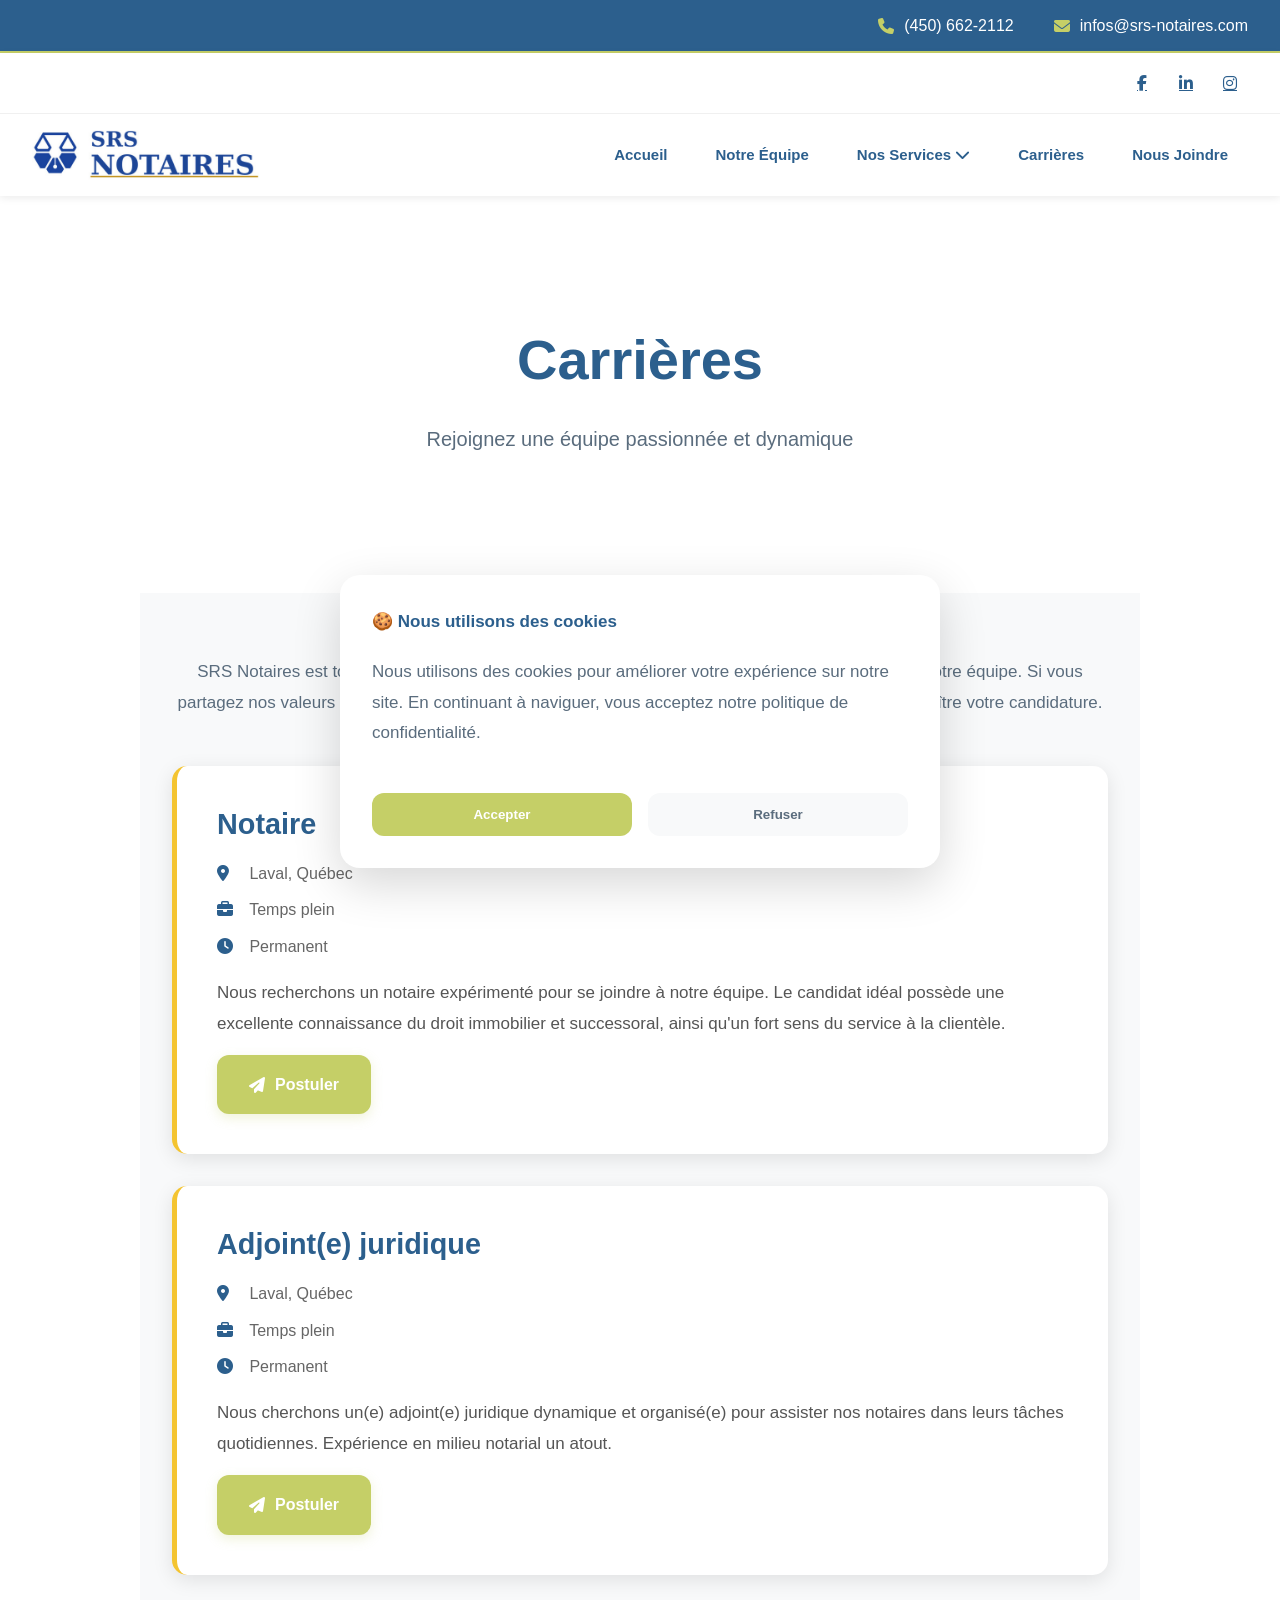
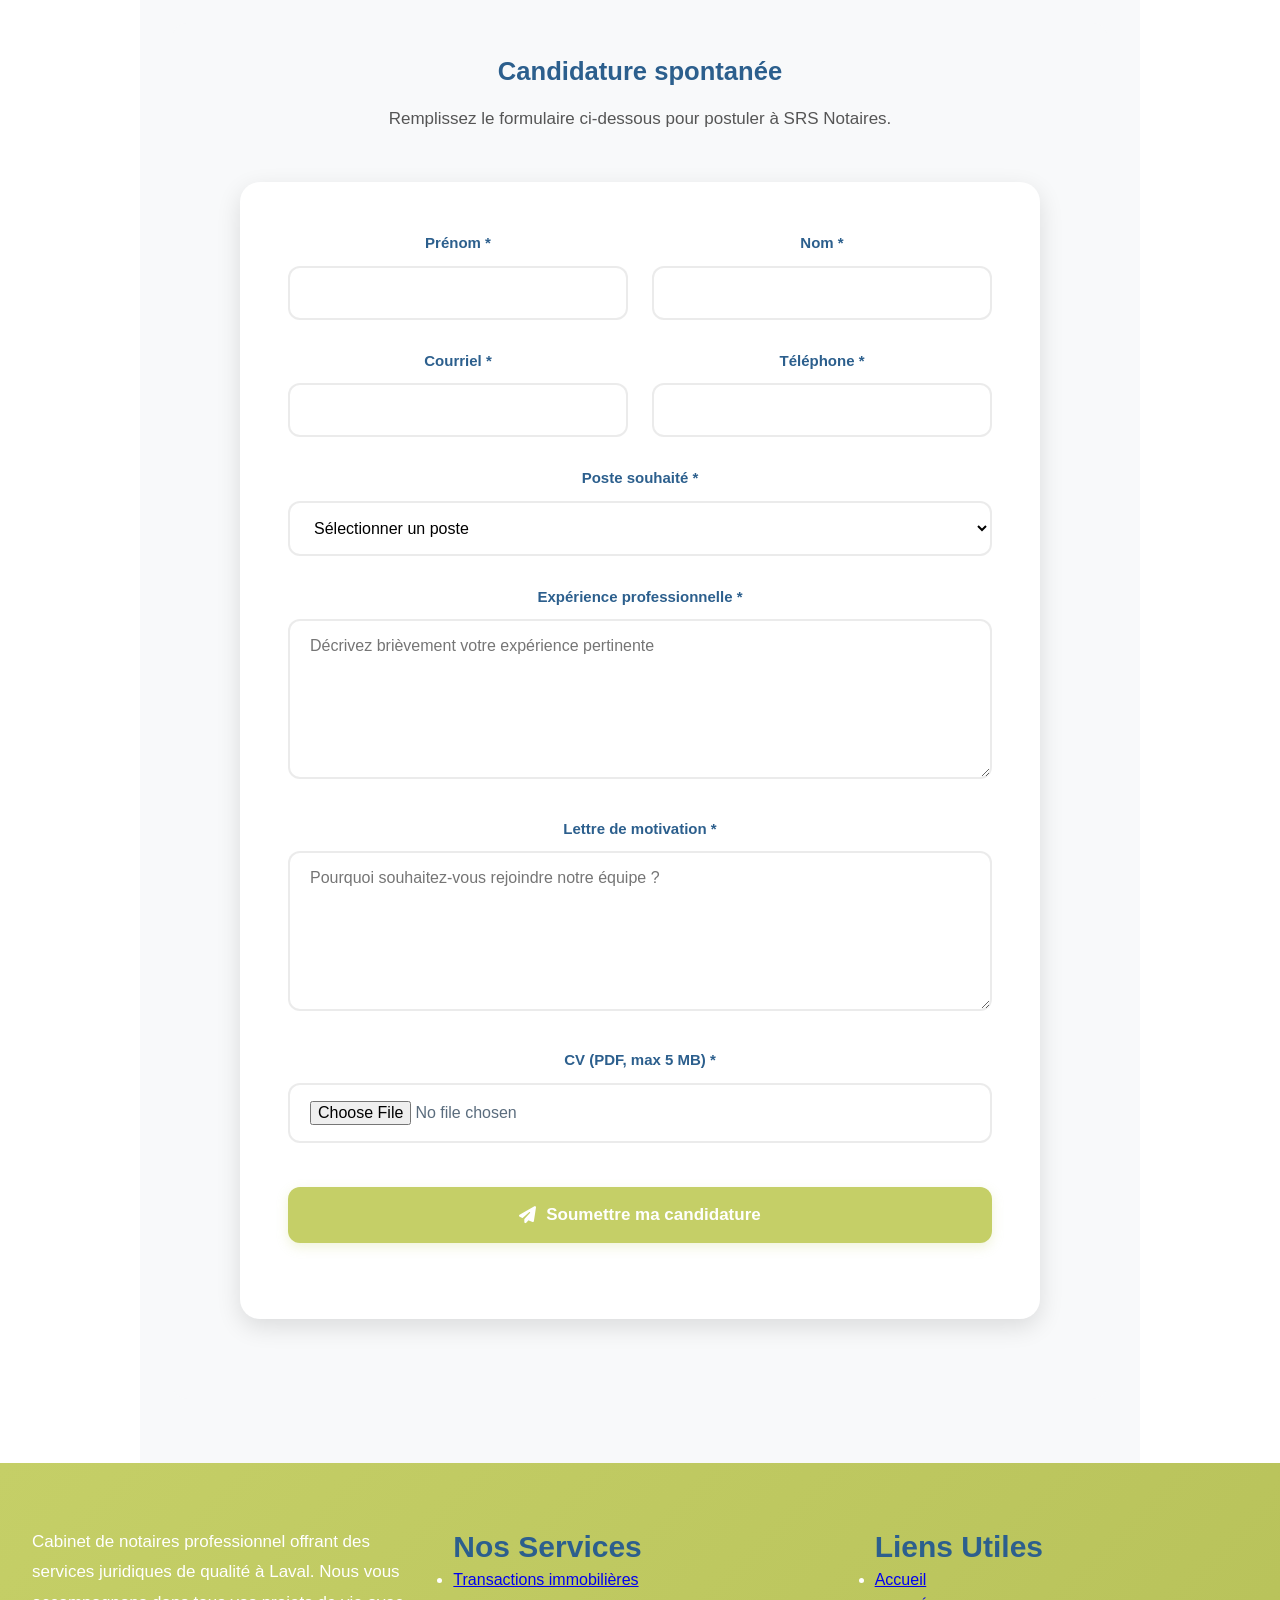
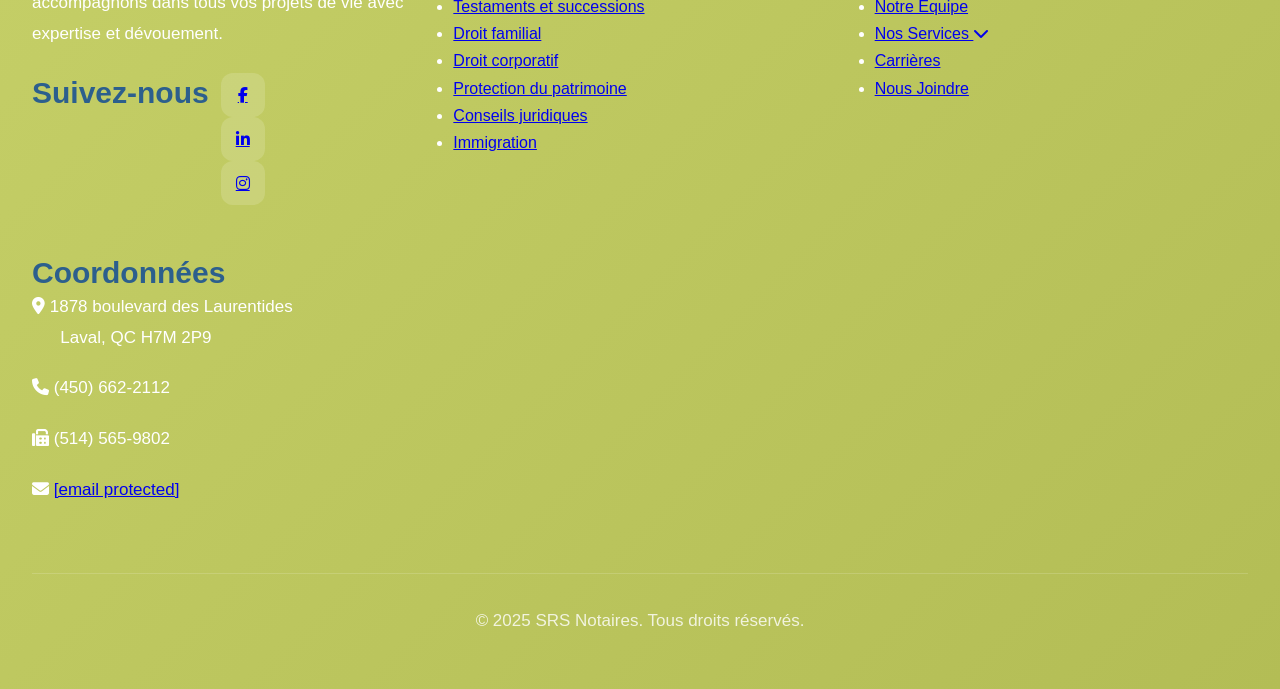
<file: carrieres.html>
<!DOCTYPE html>
<html lang="fr">
<head>
    <meta charset="UTF-8">
    <meta name="viewport" content="width=device-width, initial-scale=1.0">
    <title>Carrières - SRS Notaires</title>
    
    <!-- META TAGS SEO & PARTAGE SOCIAL -->
    <meta charset="UTF-8">
    <meta name="viewport" content="width=device-width, initial-scale=1.0">
    <meta http-equiv="X-UA-Compatible" content="IE=edge">
    
    <meta name="description" content="Explorez les opportunités de carrière chez SRS Notaires. Nous recherchons des professionnels passionnés pour rejoindre notre équipe dynamique à Laval.">
    <meta name="keywords" content="notaire Laval, notaire Québec, testament, succession, transaction immobilière, droit familial, SRS Notaires">
    <meta name="author" content="SRS Notaires">
    <meta name="robots" content="index, follow">
    <meta name="language" content="fr-CA">
    <meta name="geo.region" content="CA-QC">
    <meta name="geo.placename" content="Laval">
    
    <meta property="og:type" content="website">
    <meta property="og:site_name" content="SRS Notaires">
    <meta property="og:title" content="Carrières et Emplois - Joignez l'équipe SRS Notaires">
    <meta property="og:description" content="Explorez les opportunités de carrière chez SRS Notaires. Nous recherchons des professionnels passionnés pour rejoindre notre équipe dynamique à Laval.">
    <meta property="og:url" content="https://www.srs-notaires.com/carrieres.html">
    <meta property="og:image" content="https://www.srs-notaires.com/logo-srs-notaires.png">
    <meta property="og:image:width" content="556">
    <meta property="og:image:height" content="120">
    <meta property="og:locale" content="fr_CA">
    
    <meta name="twitter:card" content="summary_large_image">
    <meta name="twitter:title" content="Carrières et Emplois - Joignez l'équipe SRS Notaires">
    <meta name="twitter:description" content="Explorez les opportunités de carrière chez SRS Notaires. Nous recherchons des professionnels passionnés pour rejoindre notre équipe dynamique à Laval.">
    <meta name="twitter:image" content="https://www.srs-notaires.com/logo-srs-notaires.png">
    
    <link rel="canonical" href="https://www.srs-notaires.com/carrieres.html">
    <link rel="icon" type="image/png" href="logo-srs-notaires.png">

    <meta name="description" content="Rejoignez l'équipe de SRS Notaires. Découvrez nos opportunités de carrière dans le domaine notarial à Laval.">
    <link rel="stylesheet" href="https://cdnjs.cloudflare.com/ajax/libs/font-awesome/6.4.0/css/all.min.css">
    <link rel="stylesheet" href="style.css">
    <style>
        .careers-content {
            max-width: 1000px;
            margin: 0 auto;
            padding: 4rem 2rem;
        }

        .intro-text {
            text-align: center;
            font-size: 1.2rem;
            margin-bottom: 3rem;
            line-height: 1.8;
        }

        .job-card {
            background: #fff;
            padding: 2.5rem;
            border-radius: 15px;
            box-shadow: 0 5px 20px rgba(0,0,0,0.1);
            margin-bottom: 2rem;
            border-left: 5px solid #F4C430;
            transition: all 0.3s;
        }

        .job-card:hover {
            transform: translateY(-5px);
            box-shadow: 0 10px 30px rgba(0,0,0,0.15);
        }

        .job-card h3 {
            color: #2c5f8d;
            font-size: 1.8rem;
            margin-bottom: 1rem;
        }

        .job-details {
            color: #666;
            margin-bottom: 1rem;
        }

        .job-details p {
            margin-bottom: 0.5rem;
            font-size: 1rem;
        }

        .job-details i {
            color: #2c5f8d;
            margin-right: 0.5rem;
            width: 20px;
        }

        .job-description {
            line-height: 1.8;
            margin-bottom: 1rem;
            color: #555;
        }

        .cta-button cta-primary {
            display: inline-block;
            padding: 0.8rem 2rem;
            background: #F4C430;
            color: #2c5f8d;
            text-decoration: none;
            border-radius: 50px;
            font-weight: 700;
            margin-top: 1rem;
            transition: all 0.3s;
        }

        .cta-button cta-primary:hover {
            background: #FFD700;
            transform: translateY(-2px);
        }

        .spontaneous-application {
            text-align: center;
            margin-top: 3rem;
            padding: 2rem;
            background: #f8f9fa;
            border-radius: 15px;
        }

        .spontaneous-application h3 {
            color: #2c5f8d;
            margin-bottom: 1rem;
            font-size: 1.6rem;
        }

        .spontaneous-application p {
            margin-bottom: 1.5rem;
            color: #555;
        }

        @media (max-width: 768px) {
            .careers-content {
                padding: 3rem 1rem;
            }

            .intro-text {
                font-size: 1rem;
            }

            .job-card {
                padding: 1.5rem;
            }

            .job-card h3 {
                font-size: 1.4rem;
            }

            .spontaneous-application {
                padding: 1.5rem;
            }
        }
    </style>
    <!-- SCHEMA.ORG MARKUP (JSON-LD) -->
    <script type="application/ld+json">
    {
      "@context": "https://schema.org",
      "@type": "LegalService",
      "name": "SRS Notaires",
      "image": "https://www.srs-notaires.com/logo-srs-notaires.png",
      "logo": "https://www.srs-notaires.com/logo-srs-notaires.png",
      "@id": "https://www.srs-notaires.com",
      "url": "https://www.srs-notaires.com",
      "telephone": "+14506622112",
      "email": "infos@srs-notaires.com",
      "address": {
        "@type": "PostalAddress",
        "streetAddress": "1878 boulevard des Laurentides",
        "addressLocality": "Laval",
        "addressRegion": "QC",
        "postalCode": "H7M 2P9",
        "addressCountry": "CA"
      },
      "geo": {
        "@type": "GeoCoordinates",
        "latitude": 45.6066,
        "longitude": -73.7124
      },
      "openingHoursSpecification": [{
        "@type": "OpeningHoursSpecification",
        "dayOfWeek": ["Monday", "Tuesday", "Wednesday", "Thursday", "Friday"],
        "opens": "09:00",
        "closes": "17:00"
      }],
      "sameAs": [
        "https://www.facebook.com/profile.php?id=61585552110445",
        "https://www.linkedin.com/in/srs-notaire-49392939b/",
        "https://www.instagram.com/srsnotaires/"
      ],
      "priceRange": "$$",
      "description": "Services notariaux professionnels à Laval : transactions immobilières, testaments, successions, droit familial et commercial.",
      "slogan": "Votre partenaire juridique de confiance"
    }
    </script>

</head>
<body>
    <!-- Top contact bar -->
    <div class="top-contact-bar">
        <div class="top-contact-content">
            <div class="top-contact-item">
                <i class="fas fa-phone"></i>
                <a href="tel:4506622112">(450) 662-2112</a>
            </div>
            <div class="top-contact-item">
                <i class="fas fa-envelope"></i>
                <a href="/cdn-cgi/l/email-protection#563f383039162524257b383922373f24337835393b"><span class="__cf_email__" data-cfemail="7e171018113e0d0c0d5310110a1f170c1b501d1113">infos@srs-notaires.com</span></a>
            </div>
        </div>
    </div>

    <header>
        <div class="header-top">
            <div class="social-links">
                <a href="https://www.facebook.com/profile.php?id=61585552110445" target="_blank" aria-label="Facebook"><i class="fab fa-facebook-f"></i></a>
                <a href="https://www.linkedin.com/in/srs-notaire-49392939b/" target="_blank" aria-label="LinkedIn"><i class="fab fa-linkedin-in"></i></a>
                <a href="https://www.instagram.com/srsnotaires/" target="_blank" aria-label="Instagram"><i class="fab fa-instagram"></i></a>
            </div>
        </div>
        <nav>
            <div class="logo">
                <a href="index.html">
                    <img src="logo-srs-notaires.png" alt="SRS Notaires Logo">
                </a>
            </div>
            <ul class="nav-links">
                <li><a href="index.html">Accueil</a></li>
                <li><a href="equipe.html">Notre Équipe</a></li>
                                <li class="has-submenu">
                    <a href="services.html">Nos Services <i class="fas fa-chevron-down"></i></a>
                    <ul class="submenu">
                        <li><a href="services.html#service-immobilier"><i class="fas fa-home"></i> Transactions immobilières</a></li>
                        <li><a href="services.html#service-testaments"><i class="fas fa-file-signature"></i> Testaments et successions</a></li>
                        <li><a href="services.html#service-familial"><i class="fas fa-heart"></i> Droit familial</a></li>
                        <li><a href="services.html#service-commercial">Droit commercial</a></li>
                        <li><a href="services.html#service-mandat">Mandat de protection</a></li>
                        <li><a href="services.html#service-incorporation">Incorporation</a></li>
                        <li><a href="services.html#service-hypothecaire">Prêt hypothécaire</a></li>
                    </ul>
                </li>
                <li><a href="carrieres.html">Carrières</a></li>
                <li><a href="contact.html">Nous Joindre</a></li>
            </ul>
            <div class="menu-toggle" id="menuToggle">
                <span></span>
                <span></span>
                <span></span>
            </div>
        </nav>
    </header>

    <section class="hero" style="background: url('https://images.unsplash.com/photo-1522071820081-009f0129c71c?w=1600&q=80') center/cover; background-attachment: fixed;">
        <h1>Carrières</h1>
        <p>Rejoignez une équipe passionnée et dynamique</p>
    </section>

    <section class="careers-content">
        <div class="intro-text">
            <p>SRS Notaires est toujours à la recherche de professionnels talentueux et motivés pour rejoindre notre équipe. Si vous partagez nos valeurs d'excellence, d'intégrité et de service à la clientèle, nous serions ravis de connaître votre candidature.</p>
        </div>

        <div class="job-card">
            <h3>Notaire</h3>
            <div class="job-details">
                <p><i class="fas fa-map-marker-alt"></i> Laval, Québec</p>
                <p><i class="fas fa-briefcase"></i> Temps plein</p>
                <p><i class="fas fa-clock"></i> Permanent</p>
            </div>
            <p class="job-description">Nous recherchons un notaire expérimenté pour se joindre à notre équipe. Le candidat idéal possède une excellente connaissance du droit immobilier et successoral, ainsi qu'un fort sens du service à la clientèle.</p>
            <a href="#candidature-spontanee" class="cta-button cta-primary">
                <i class="fas fa-paper-plane"></i> Postuler
            </a>
        </div>

        <div class="job-card">
            <h3>Adjoint(e) juridique</h3>
            <div class="job-details">
                <p><i class="fas fa-map-marker-alt"></i> Laval, Québec</p>
                <p><i class="fas fa-briefcase"></i> Temps plein</p>
                <p><i class="fas fa-clock"></i> Permanent</p>
            </div>
            <p class="job-description">Nous cherchons un(e) adjoint(e) juridique dynamique et organisé(e) pour assister nos notaires dans leurs tâches quotidiennes. Expérience en milieu notarial un atout.</p>
            <a href="#candidature-spontanee" class="cta-button cta-primary">
                <i class="fas fa-paper-plane"></i> Postuler
            </a>
        </div>

        <div class="spontaneous-application" id="candidature-spontanee">
            <h3>Candidature spontanée</h3>
            <p>Remplissez le formulaire ci-dessous pour postuler à SRS Notaires.</p>
            
                    <form class="application-form" action="traiter-formulaire.php" method="POST" enctype="multipart/form-data">
            <div class="form-row">
                <div class="form-group">
                    <label for="prenom">Prénom *</label>
                    <input type="text" id="prenom" name="prenom" required>
                </div>
                <div class="form-group">
                    <label for="nom">Nom *</label>
                    <input type="text" id="nom" name="nom" required>
                </div>
            </div>
            
            <div class="form-row">
                <div class="form-group">
                    <label for="email">Courriel *</label>
                    <input type="email" id="email" name="email" required>
                </div>
                <div class="form-group">
                    <label for="telephone">Téléphone *</label>
                    <input type="tel" id="telephone" name="telephone" required>
                </div>
            </div>
            
            <div class="form-row full">
                <div class="form-group">
                    <label for="poste">Poste souhaité *</label>
                    <select id="poste" name="poste" required>
                        <option value="">Sélectionner un poste</option>
                        <option value="notaire">Notaire</option>
                        <option value="adjoint">Adjoint(e) juridique</option>
                        <option value="reception">Réceptionniste</option>
                        <option value="comptabilite">Comptabilité</option>
                        <option value="stagiaire">Stagiaire en droit</option>
                    </select>
                </div>
            </div>
            
            <div class="form-row full">
                <div class="form-group">
                    <label for="experience">Expérience professionnelle *</label>
                    <textarea id="experience" name="experience" placeholder="Décrivez brièvement votre expérience pertinente" required></textarea>
                </div>
            </div>
            
            <div class="form-row full">
                <div class="form-group">
                    <label for="motivation">Lettre de motivation *</label>
                    <textarea id="motivation" name="motivation" placeholder="Pourquoi souhaitez-vous rejoindre notre équipe ?" required></textarea>
                </div>
            </div>
            
            <div class="form-row full">
                <div class="form-group">
                    <label for="cv">CV (PDF, max 5 MB) *</label>
                    <input type="file" id="cv" name="cv" accept=".pdf" required>
                </div>
            </div>
            
            <div class="form-row full">
                <div class="form-group">
                    <button type="submit" class="btn-primary">
                        <i class="fas fa-paper-plane"></i> Soumettre ma candidature
                    </button>
                </div>
            </div>
        </form>

            <!-- Message de succès -->
            <div id="applicationSuccess" class="success-message" style="display: none;">
                <i class="fas fa-check-circle"></i>
                <h4>Candidature envoyée avec succès !</h4>
                <p>Merci pour votre candidature. Nous avons bien reçu vos informations et votre CV. Notre équipe RH examinera votre dossier et vous contactera dans les plus brefs délais.</p>
            </div>
        </div>
    </section>

    <footer>
        <div class="footer-content">
            <div class="footer-column">
                <div class="footer-logo">
                    
                </div>
                <p class="footer-description">
                    Cabinet de notaires professionnel offrant des services juridiques de qualité à Laval. Nous vous accompagnons dans tous vos projets de vie avec expertise et dévouement.
                </p>
                <div class="footer-social">
                    <h3>Suivez-nous</h3>
                    <div class="social-links">
                        <a href="https://www.facebook.com/profile.php?id=61585552110445" target="_blank" aria-label="Facebook"><i class="fab fa-facebook-f"></i></a>
                        <a href="https://www.linkedin.com/in/srs-notaire-49392939b/" target="_blank" aria-label="LinkedIn"><i class="fab fa-linkedin-in"></i></a>
                        <a href="https://www.instagram.com/srsnotaires/" target="_blank" aria-label="Instagram"><i class="fab fa-instagram"></i></a>
                    </div>
                </div>
            </div>

            <div class="footer-column">
                <h3>Nos Services</h3>
                <ul class="footer-links">
                    <li><a href="services.html">Transactions immobilières</a></li>
                    <li><a href="services.html">Testaments et successions</a></li>
                    <li><a href="services.html">Droit familial</a></li>
                    <li><a href="services.html">Droit corporatif</a></li>
                    <li><a href="services.html">Protection du patrimoine</a></li>
                    <li><a href="services.html">Conseils juridiques</a></li>
                    <li><a href="services.html">Immigration</a></li>
                </ul>
            </div>

            <div class="footer-column">
                <h3>Liens Utiles</h3>
                <ul class="footer-links">
                    <li><a href="index.html">Accueil</a></li>
                    <li><a href="equipe.html">Notre Équipe</a></li>
                                    <li class="has-submenu">
                    <a href="services.html">Nos Services <i class="fas fa-chevron-down"></i></a>
                    <ul class="submenu">
                        <li><a href="services.html#service-immobilier"><i class="fas fa-home"></i> Transactions immobilières</a></li>
                        <li><a href="services.html#service-testaments"><i class="fas fa-file-signature"></i> Testaments et successions</a></li>
                        <li><a href="services.html#service-familial"><i class="fas fa-heart"></i> Droit familial</a></li>
                        <li><a href="services.html#service-commercial">Droit commercial</a></li>
                        <li><a href="services.html#service-mandat">Mandat de protection</a></li>
                        <li><a href="services.html#service-incorporation">Incorporation</a></li>
                        <li><a href="services.html#service-hypothecaire">Prêt hypothécaire</a></li>
                    </ul>
                </li>
                    <li><a href="carrieres.html">Carrières</a></li>
                    <li><a href="contact.html">Nous Joindre</a></li>
                </ul>
            </div>

            <div class="footer-column footer-contact">
                <h3>Coordonnées</h3>
                <p><i class="fas fa-map-marker-alt"></i> 1878 boulevard des Laurentides<br>
                &nbsp;&nbsp;&nbsp;&nbsp;&nbsp;&nbsp;Laval, QC H7M 2P9</p>
                <p><i class="fas fa-phone"></i> (450) 662-2112</p>
                <p><i class="fas fa-fax"></i> (514) 565-9802</p>
                <p><i class="fas fa-envelope"></i> <a href="/cdn-cgi/l/email-protection#89e0e7efe6c9fafbfaa4e7e6fde8e0fbeca7eae6e4"><span class="__cf_email__" data-cfemail="cda4a3aba28dbebfbee0a3a2b9aca4bfa8e3aea2a003">[email&#160;protected]</span></a></p>
            </div>
        </div>

        <div class="footer-bottom">
            <p>&copy; 2025 SRS Notaires. Tous droits réservés.</p>
        </div>
    </footer>

    <script src="script.js"></script>
    <!-- Cookie Consent Banner -->
    <div id="cookie-consent">
        <div class="cookie-content">
            <div class="cookie-text">
                <p><strong>🍪 Nous utilisons des cookies</strong></p>
                <p>Nous utilisons des cookies pour améliorer votre expérience sur notre site. En continuant à naviguer, vous acceptez notre politique de confidentialité.</p>
            </div>
            <div class="cookie-buttons">
                <button id="accept-cookies" class="cookie-btn cookie-accept">Accepter</button>
                <button id="decline-cookies" class="cookie-btn cookie-decline">Refuser</button>
            </div>
        </div>
    </div>

</body>
</html>
</file>
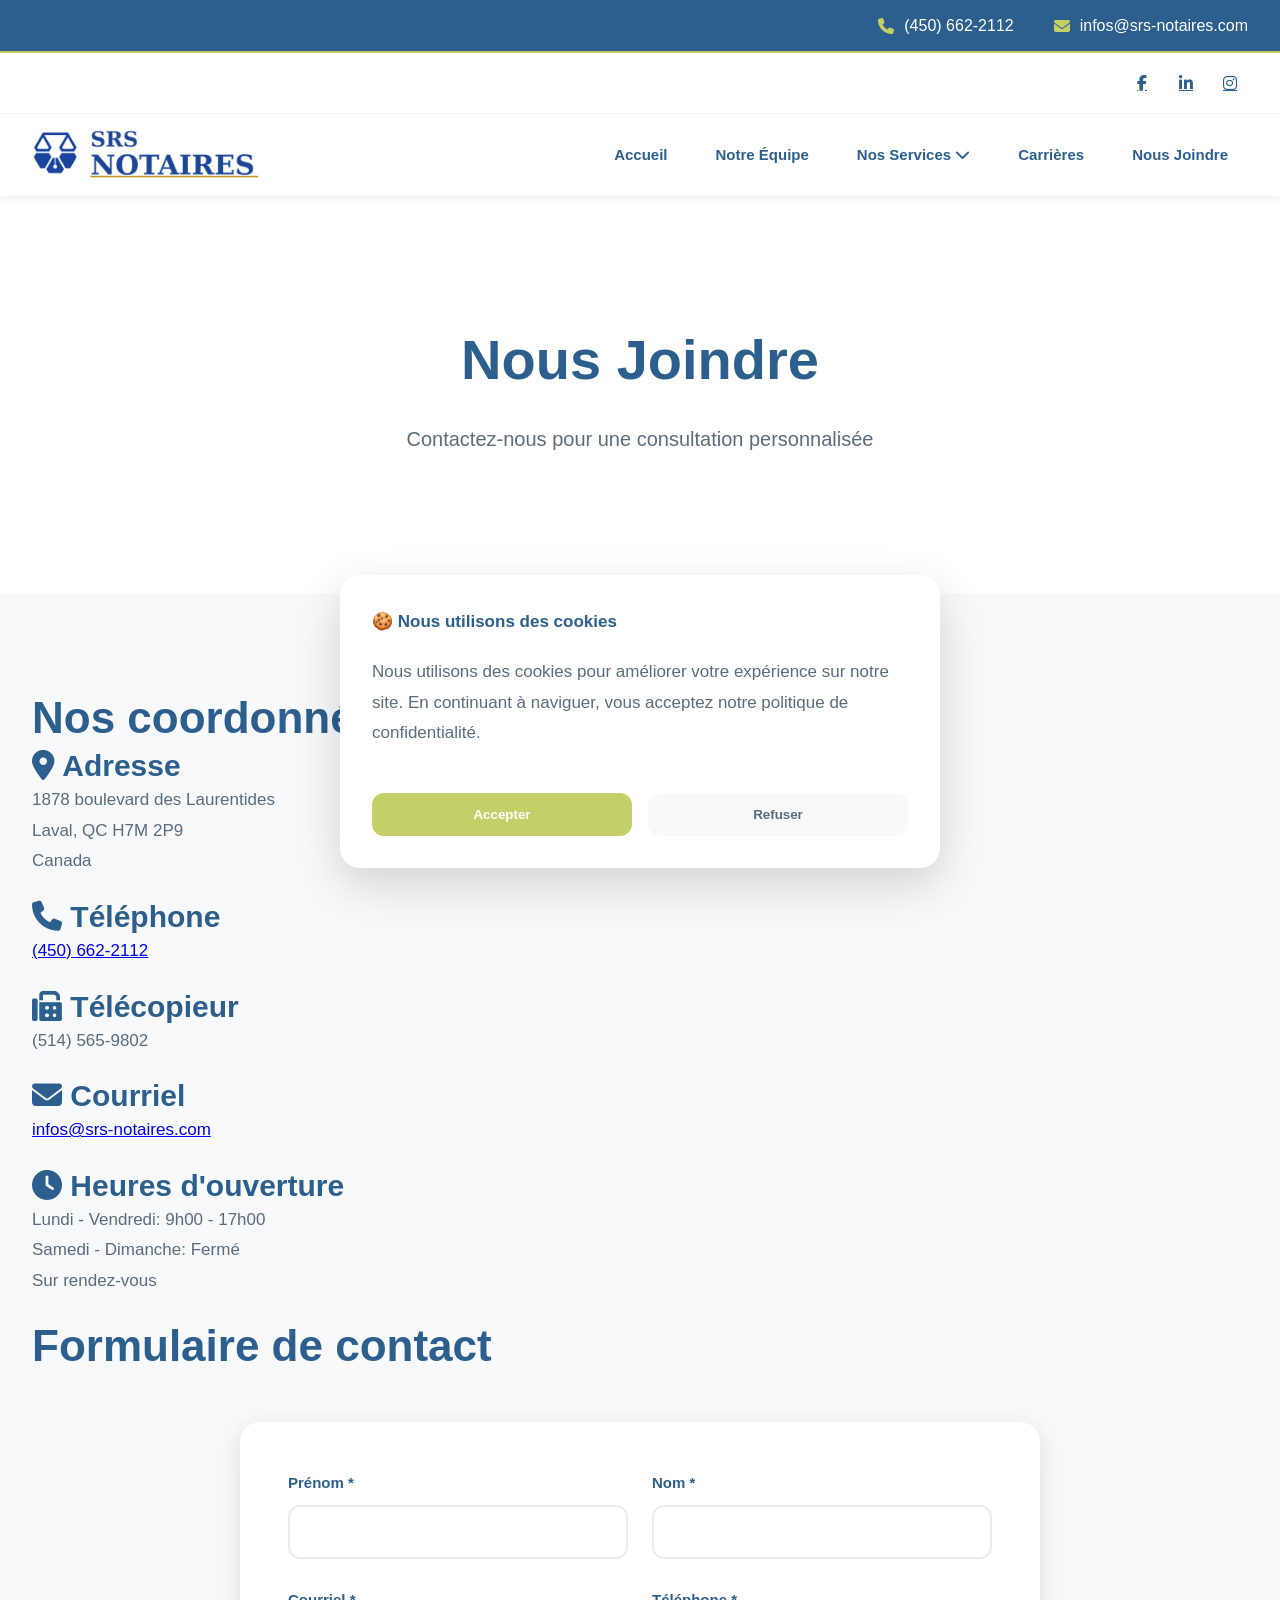
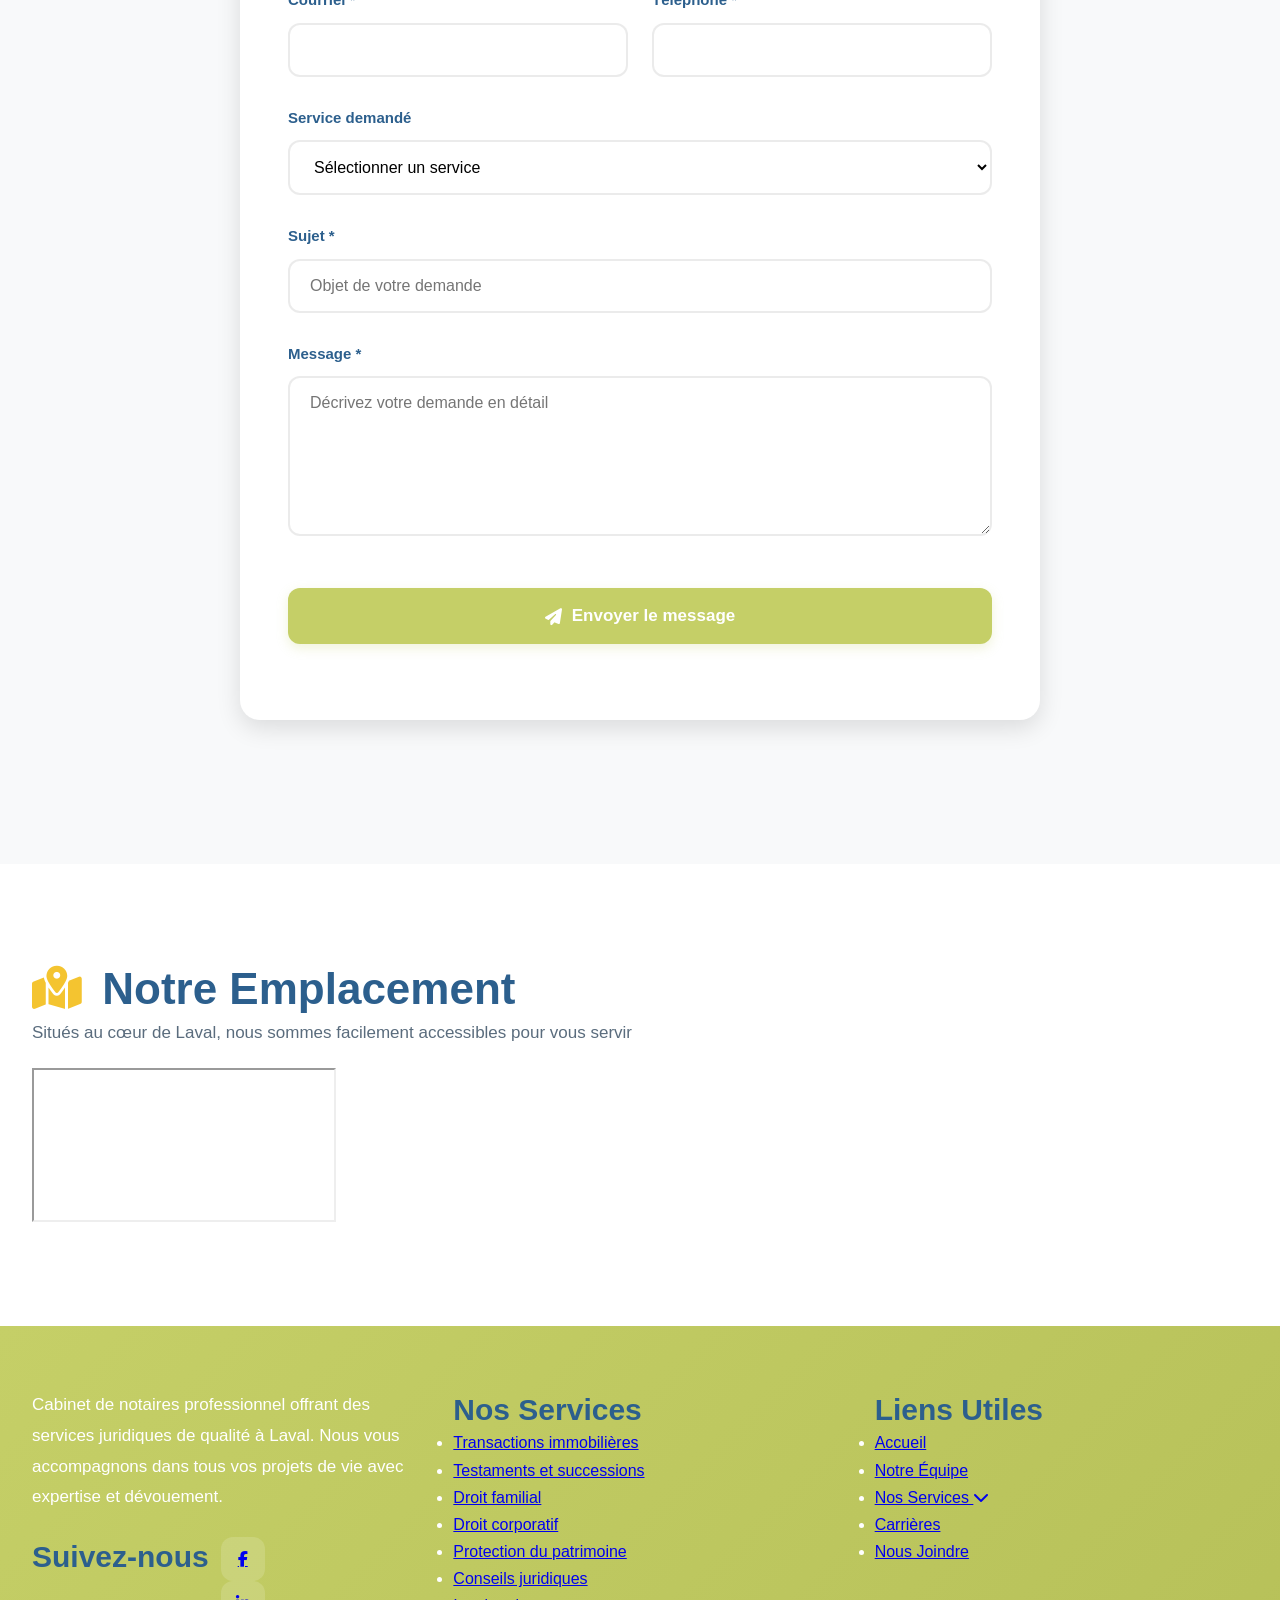
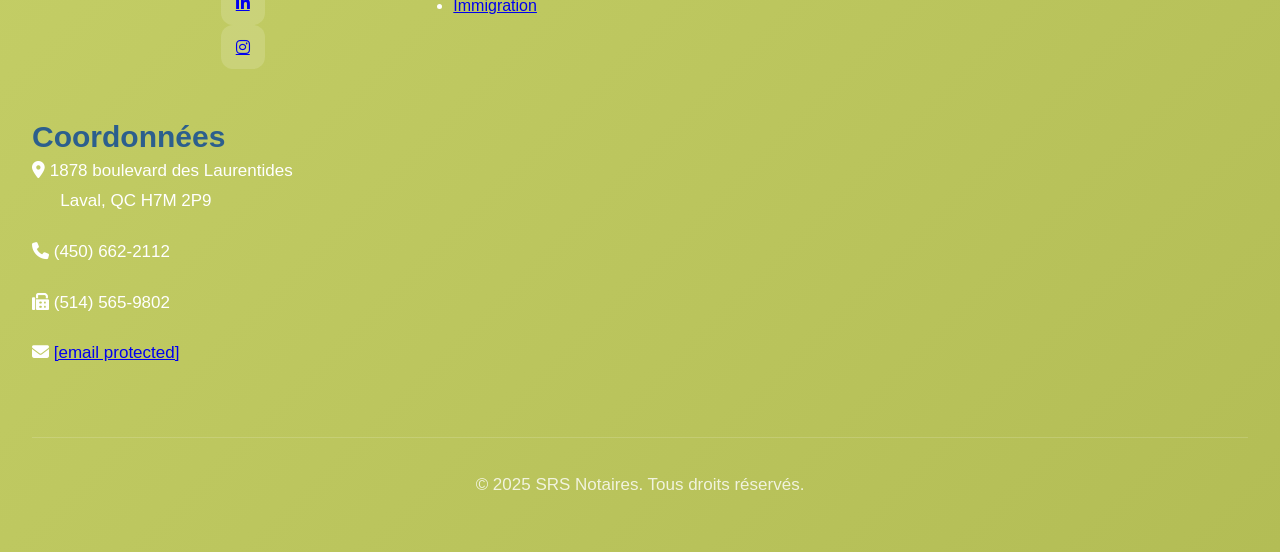
<file: contact.html>
<!DOCTYPE html>
<html lang="fr">
<head>
    <meta charset="UTF-8">
    <meta name="viewport" content="width=device-width, initial-scale=1.0">
    <title>Nous Joindre - SRS Notaires</title>
    
    <!-- META TAGS SEO & PARTAGE SOCIAL -->
    <meta charset="UTF-8">
    <meta name="viewport" content="width=device-width, initial-scale=1.0">
    <meta http-equiv="X-UA-Compatible" content="IE=edge">
    
    <meta name="description" content="Contactez SRS Notaires pour vos besoins notariaux. Bureau à Laval : 1878 boulevard des Laurentides. Téléphone : (450) 662-2112. Email : infos@srs-notaires.com">
    <meta name="keywords" content="notaire Laval, notaire Québec, testament, succession, transaction immobilière, droit familial, SRS Notaires">
    <meta name="author" content="SRS Notaires">
    <meta name="robots" content="index, follow">
    <meta name="language" content="fr-CA">
    <meta name="geo.region" content="CA-QC">
    <meta name="geo.placename" content="Laval">
    
    <meta property="og:type" content="website">
    <meta property="og:site_name" content="SRS Notaires">
    <meta property="og:title" content="Contactez-nous - SRS Notaires Laval | (450) 662-2112">
    <meta property="og:description" content="Contactez SRS Notaires pour vos besoins notariaux. Bureau à Laval : 1878 boulevard des Laurentides. Téléphone : (450) 662-2112. Email : infos@srs-notaires.com">
    <meta property="og:url" content="https://www.srs-notaires.com/contact.html">
    <meta property="og:image" content="https://www.srs-notaires.com/logo-srs-notaires.png">
    <meta property="og:image:width" content="556">
    <meta property="og:image:height" content="120">
    <meta property="og:locale" content="fr_CA">
    
    <meta name="twitter:card" content="summary_large_image">
    <meta name="twitter:title" content="Contactez-nous - SRS Notaires Laval | (450) 662-2112">
    <meta name="twitter:description" content="Contactez SRS Notaires pour vos besoins notariaux. Bureau à Laval : 1878 boulevard des Laurentides. Téléphone : (450) 662-2112. Email : infos@srs-notaires.com">
    <meta name="twitter:image" content="https://www.srs-notaires.com/logo-srs-notaires.png">
    
    <link rel="canonical" href="https://www.srs-notaires.com/contact.html">
    <link rel="icon" type="image/png" href="logo-srs-notaires.png">

    <meta name="description" content="Contactez SRS Notaires à Laval. Téléphone, courriel, formulaire de contact et carte pour nous trouver facilement.">
    <link rel="stylesheet" href="https://cdnjs.cloudflare.com/ajax/libs/font-awesome/6.4.0/css/all.min.css">
    <link rel="stylesheet" href="style.css">
    <!-- SCHEMA.ORG MARKUP (JSON-LD) -->
    <script type="application/ld+json">
    {
      "@context": "https://schema.org",
      "@type": "LegalService",
      "name": "SRS Notaires",
      "image": "https://www.srs-notaires.com/logo-srs-notaires.png",
      "logo": "https://www.srs-notaires.com/logo-srs-notaires.png",
      "@id": "https://www.srs-notaires.com",
      "url": "https://www.srs-notaires.com",
      "telephone": "+14506622112",
      "email": "infos@srs-notaires.com",
      "address": {
        "@type": "PostalAddress",
        "streetAddress": "1878 boulevard des Laurentides",
        "addressLocality": "Laval",
        "addressRegion": "QC",
        "postalCode": "H7M 2P9",
        "addressCountry": "CA"
      },
      "geo": {
        "@type": "GeoCoordinates",
        "latitude": 45.6066,
        "longitude": -73.7124
      },
      "openingHoursSpecification": [{
        "@type": "OpeningHoursSpecification",
        "dayOfWeek": ["Monday", "Tuesday", "Wednesday", "Thursday", "Friday"],
        "opens": "09:00",
        "closes": "17:00"
      }],
      "sameAs": [
        "https://www.facebook.com/profile.php?id=61585552110445",
        "https://www.linkedin.com/in/srs-notaire-49392939b/",
        "https://www.instagram.com/srsnotaires/"
      ],
      "priceRange": "$$",
      "description": "Services notariaux professionnels à Laval : transactions immobilières, testaments, successions, droit familial et commercial.",
      "slogan": "Votre partenaire juridique de confiance"
    }
    </script>

</head>
<body>
    <!-- Top contact bar -->
    <div class="top-contact-bar">
        <div class="top-contact-content">
            <div class="top-contact-item">
                <i class="fas fa-phone"></i>
                <a href="tel:4506622112">(450) 662-2112</a>
            </div>
            <div class="top-contact-item">
                <i class="fas fa-envelope"></i>
                <a href="/cdn-cgi/l/email-protection#137a7d757c536061603e7d7c67727a61763d707c7e"><span class="__cf_email__" data-cfemail="b8d1d6ded7f8cbcacb95d6d7ccd9d1cadd96dbd7d5">infos@srs-notaires.com</span></a>
            </div>
        </div>
    </div>

    <header>
        <div class="header-top">
            <div class="social-links">
                <a href="https://www.facebook.com/profile.php?id=61585552110445" target="_blank" aria-label="Facebook"><i class="fab fa-facebook-f"></i></a>
                <a href="https://www.linkedin.com/in/srs-notaire-49392939b/" target="_blank" aria-label="LinkedIn"><i class="fab fa-linkedin-in"></i></a>
                <a href="https://www.instagram.com/srsnotaires/" target="_blank" aria-label="Instagram"><i class="fab fa-instagram"></i></a>
            </div>
        </div>
        <nav>
            <div class="logo">
                <a href="index.html">
                    <img src="logo-srs-notaires.png" alt="SRS Notaires Logo">
                </a>
            </div>
            <ul class="nav-links">
                <li><a href="index.html">Accueil</a></li>
                <li><a href="equipe.html">Notre Équipe</a></li>
                                <li class="has-submenu">
                    <a href="services.html">Nos Services <i class="fas fa-chevron-down"></i></a>
                    <ul class="submenu">
                        <li><a href="services.html#service-immobilier"><i class="fas fa-home"></i> Transactions immobilières</a></li>
                        <li><a href="services.html#service-testaments"><i class="fas fa-file-signature"></i> Testaments et successions</a></li>
                        <li><a href="services.html#service-familial"><i class="fas fa-heart"></i> Droit familial</a></li>
                        <li><a href="services.html#service-commercial">Droit commercial</a></li>
                        <li><a href="services.html#service-mandat">Mandat de protection</a></li>
                        <li><a href="services.html#service-incorporation">Incorporation</a></li>
                        <li><a href="services.html#service-hypothecaire">Prêt hypothécaire</a></li>
                    </ul>
                </li>
                <li><a href="carrieres.html">Carrières</a></li>
                <li><a href="contact.html">Nous Joindre</a></li>
            </ul>
            <div class="menu-toggle" id="menuToggle">
                <span></span>
                <span></span>
                <span></span>
            </div>
        </nav>
    </header>

    <section class="hero" style="background: url('https://images.unsplash.com/photo-1423666639041-f56000c27a9a?w=1600&q=80') center/cover; background-attachment: fixed;">
        <h1>Nous Joindre</h1>
        <p>Contactez-nous pour une consultation personnalisée</p>
    </section>

    <section class="contact-content">
        <div class="contact-grid">
            <div class="contact-info-section">
                <h2>Nos coordonnées</h2>
                
                <div class="info-card">
                    <h3><i class="fas fa-map-marker-alt"></i> Adresse</h3>
                    <p>1878 boulevard des Laurentides<br>Laval, QC H7M 2P9<br>Canada</p>
                </div>

                <div class="info-card">
                    <h3><i class="fas fa-phone"></i> Téléphone</h3>
                    <p><a href="tel:+14506622112">(450) 662-2112</a></p>
                </div>

                <div class="info-card">
                    <h3><i class="fas fa-fax"></i> Télécopieur</h3>
                    <p>(514) 565-9802</p>
                </div>

                <div class="info-card">
                    <h3><i class="fas fa-envelope"></i> Courriel</h3>
                    <p><a href="/cdn-cgi/l/email-protection#bdd4d3dbd2fdcecfce90d3d2c9dcd4cfd893ded2d0"><span class="__cf_email__" data-cfemail="8fe6e1e9e0cffcfdfca2e1e0fbeee6fdeaa1ece0e2">infos@srs-notaires.com</span></a></p>
                </div>

                <div class="info-card">
                    <h3><i class="fas fa-clock"></i> Heures d'ouverture</h3>
                    <p>Lundi - Vendredi: 9h00 - 17h00<br>Samedi - Dimanche: Fermé<br>Sur rendez-vous</p>
                </div>
            </div>

            <div class="contact-form-section">
                <h2>Formulaire de contact</h2>
                <form class="contact-form" action="traiter-formulaire.php" method="POST">
                    <div class="form-row">
                        <div class="form-group">
                            <label for="prenom">Prénom *</label>
                            <input type="text" id="prenom" name="prenom" required>
                        </div>
                        <div class="form-group">
                            <label for="nom">Nom *</label>
                            <input type="text" id="nom" name="nom" required>
                        </div>
                    </div>
                    
                    <div class="form-row">
                        <div class="form-group">
                            <label for="email">Courriel *</label>
                            <input type="email" id="email" name="email" required>
                        </div>
                        <div class="form-group">
                            <label for="telephone">Téléphone *</label>
                            <input type="tel" id="telephone" name="telephone" required>
                        </div>
                    </div>
                    
                    <div class="form-row full">
                        <div class="form-group">
                            <label for="service">Service demandé</label>
                            <select id="service" name="service">
                                <option value="">Sélectionner un service</option>
                                <option value="immobilier">Transactions immobilières</option>
                                <option value="testaments">Testaments et successions</option>
                                <option value="familial">Droit familial</option>
                                <option value="corporatif">Droit corporatif</option>
                                <option value="patrimoine">Protection du patrimoine</option>
                                <option value="conseils">Conseils juridiques</option>
                                <option value="immigration">Immigration</option>
                                <option value="autre">Autre</option>
                            </select>
                        </div>
                    </div>
                    
                    <div class="form-row full">
                        <div class="form-group">
                            <label for="sujet">Sujet *</label>
                            <input type="text" id="sujet" name="sujet" placeholder="Objet de votre demande" required>
                        </div>
                    </div>
                    
                    <div class="form-row full">
                        <div class="form-group">
                            <label for="message">Message *</label>
                            <textarea id="message" name="message" placeholder="Décrivez votre demande en détail" required></textarea>
                        </div>
                    </div>
                    
                    <div class="form-row full">
                        <div class="form-group">
                            <button type="submit" class="btn-primary">
                                <i class="fas fa-paper-plane"></i> Envoyer le message
                            </button>
                        </div>
                    </div>
                </form>
            </div>
        </div>
    </section>

    <section class="map-section">
        <div class="map-container">
            <h2><i class="fas fa-map-marked-alt" style="color: #F4C430; margin-right: 0.5rem;"></i> Notre Emplacement</h2>
            <p>Situés au cœur de Laval, nous sommes facilement accessibles pour vous servir</p>
            <iframe 
                src="https://www.google.com/maps/embed?pb=!1m18!1m12!1m3!1d2788.8!2d-73.7433!3d45.5691!2m3!1f0!2f0!3f0!3m2!1i1024!2i768!4f13.1!3m3!1m2!1s0x4cc9209!0x0!5e0!3m2!1sen!2sca!4v1234567890"
                allowfullscreen=""
                loading="lazy"
                referrerpolicy="no-referrer-when-downgrade">
            </iframe>
        </div>
    </section>

    <footer>
        <div class="footer-content">
            <div class="footer-column">
                <div class="footer-logo">
                    
                </div>
                <p class="footer-description">
                    Cabinet de notaires professionnel offrant des services juridiques de qualité à Laval. Nous vous accompagnons dans tous vos projets de vie avec expertise et dévouement.
                </p>
                <div class="footer-social">
                    <h3>Suivez-nous</h3>
                    <div class="social-links">
                        <a href="https://www.facebook.com/profile.php?id=61585552110445" target="_blank" aria-label="Facebook"><i class="fab fa-facebook-f"></i></a>
                        <a href="https://www.linkedin.com/in/srs-notaire-49392939b/" target="_blank" aria-label="LinkedIn"><i class="fab fa-linkedin-in"></i></a>
                        <a href="https://www.instagram.com/srsnotaires/" target="_blank" aria-label="Instagram"><i class="fab fa-instagram"></i></a>
                    </div>
                </div>
            </div>

            <div class="footer-column">
                <h3>Nos Services</h3>
                <ul class="footer-links">
                    <li><a href="services.html">Transactions immobilières</a></li>
                    <li><a href="services.html">Testaments et successions</a></li>
                    <li><a href="services.html">Droit familial</a></li>
                    <li><a href="services.html">Droit corporatif</a></li>
                    <li><a href="services.html">Protection du patrimoine</a></li>
                    <li><a href="services.html">Conseils juridiques</a></li>
                    <li><a href="services.html">Immigration</a></li>
                </ul>
            </div>

            <div class="footer-column">
                <h3>Liens Utiles</h3>
                <ul class="footer-links">
                    <li><a href="index.html">Accueil</a></li>
                    <li><a href="equipe.html">Notre Équipe</a></li>
                                    <li class="has-submenu">
                    <a href="services.html">Nos Services <i class="fas fa-chevron-down"></i></a>
                    <ul class="submenu">
                        <li><a href="services.html#service-immobilier"><i class="fas fa-home"></i> Transactions immobilières</a></li>
                        <li><a href="services.html#service-testaments"><i class="fas fa-file-signature"></i> Testaments et successions</a></li>
                        <li><a href="services.html#service-familial"><i class="fas fa-heart"></i> Droit familial</a></li>
                        <li><a href="services.html#service-commercial">Droit commercial</a></li>
                        <li><a href="services.html#service-mandat">Mandat de protection</a></li>
                        <li><a href="services.html#service-incorporation">Incorporation</a></li>
                        <li><a href="services.html#service-hypothecaire">Prêt hypothécaire</a></li>
                    </ul>
                </li>
                    <li><a href="carrieres.html">Carrières</a></li>
                    <li><a href="contact.html">Nous Joindre</a></li>
                </ul>
            </div>

            <div class="footer-column footer-contact">
                <h3>Coordonnées</h3>
                <p><i class="fas fa-map-marker-alt"></i> 1878 boulevard des Laurentides<br>
                &nbsp;&nbsp;&nbsp;&nbsp;&nbsp;&nbsp;Laval, QC H7M 2P9</p>
                <p><i class="fas fa-phone"></i> (450) 662-2112</p>
                <p><i class="fas fa-fax"></i> (514) 565-9802</p>
                <p><i class="fas fa-envelope"></i> <a href="/cdn-cgi/l/email-protection#e881868e87a89b9a9bc586879c89819a8dc68b8785"><span class="__cf_email__" data-cfemail="d0b9beb6bf90a3a2a3fdbebfa4b1b9a2b5feb3bfbd03">[email&#160;protected]</span></a></p>
            </div>
        </div>

        <div class="footer-bottom">
            <p>&copy; 2025 SRS Notaires. Tous droits réservés.</p>
        </div>
    </footer>
    <script src="script.js"></script>
    <!-- Cookie Consent Banner -->
    <div id="cookie-consent">
        <div class="cookie-content">
            <div class="cookie-text">
                <p><strong>🍪 Nous utilisons des cookies</strong></p>
                <p>Nous utilisons des cookies pour améliorer votre expérience sur notre site. En continuant à naviguer, vous acceptez notre politique de confidentialité.</p>
            </div>
            <div class="cookie-buttons">
                <button id="accept-cookies" class="cookie-btn cookie-accept">Accepter</button>
                <button id="decline-cookies" class="cookie-btn cookie-decline">Refuser</button>
            </div>
        </div>
    </div>

</body>
</html>
</file>
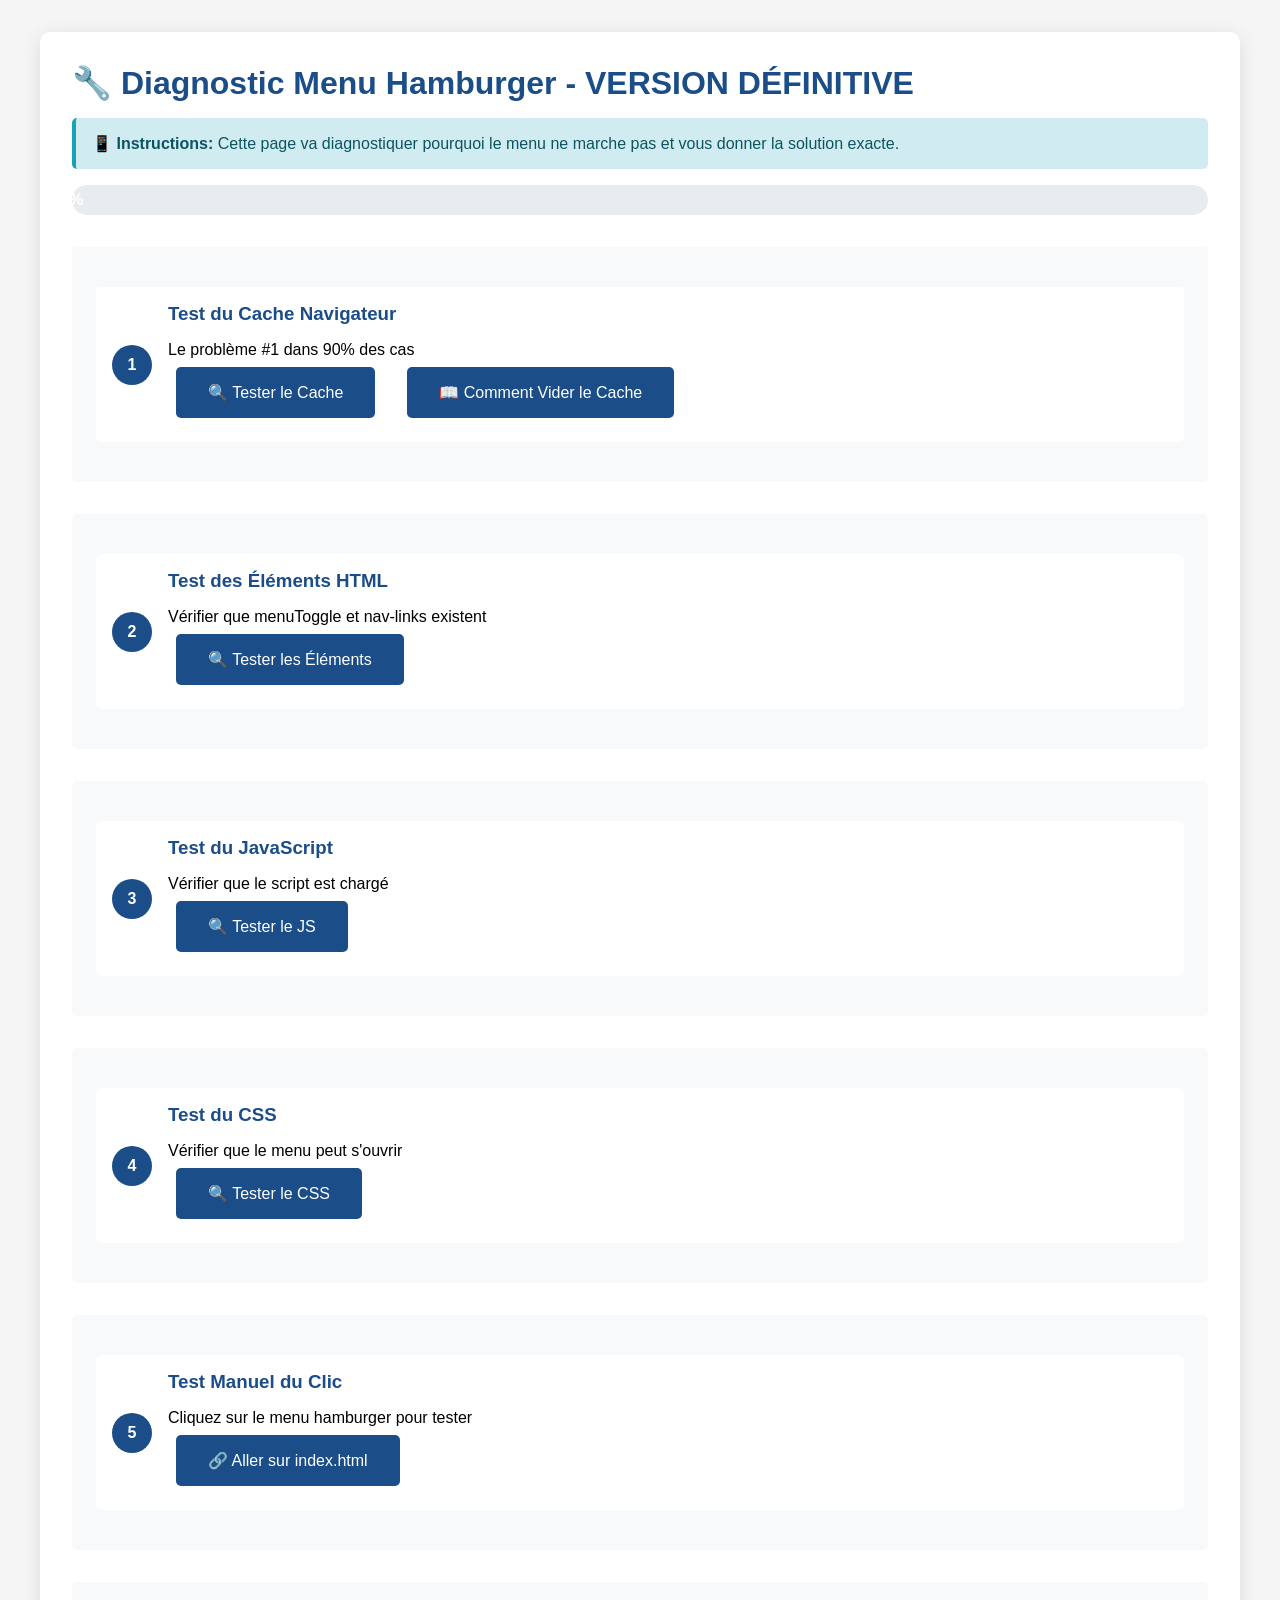
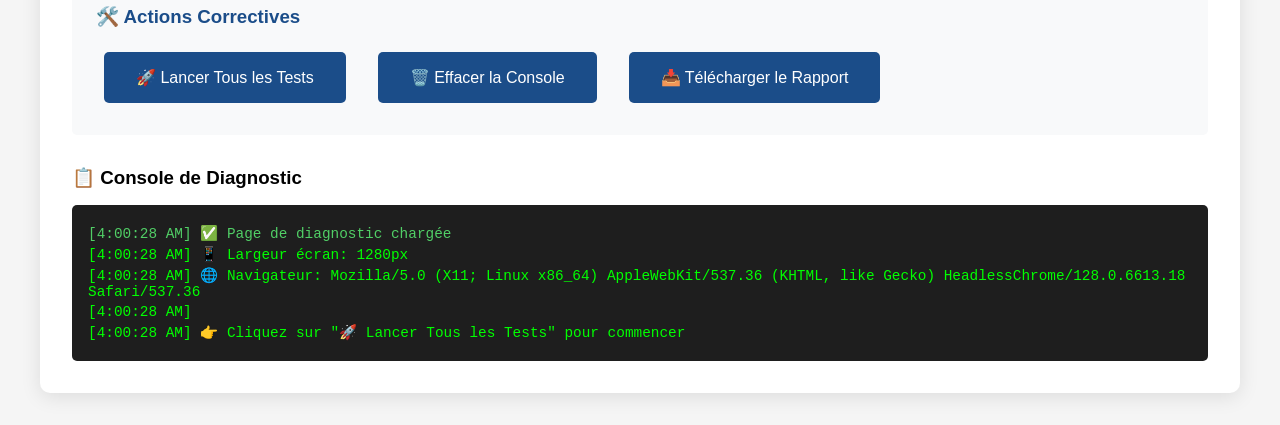
<file: diagnostic-menu-definitif.html>
<!DOCTYPE html>
<html lang="fr">
<head>
    <meta charset="UTF-8">
    <meta name="viewport" content="width=device-width, initial-scale=1.0">
    <title>🔧 Diagnostic Menu Hamburger - DÉFINITIF</title>
    <link rel="stylesheet" href="https://cdnjs.cloudflare.com/ajax/libs/font-awesome/6.0.0/css/all.min.css">
    <style>
        * {
            margin: 0;
            padding: 0;
            box-sizing: border-box;
        }

        body {
            font-family: Arial, sans-serif;
            background: #f5f5f5;
            padding: 2rem;
        }

        .container {
            max-width: 1200px;
            margin: 0 auto;
            background: white;
            padding: 2rem;
            border-radius: 10px;
            box-shadow: 0 4px 20px rgba(0,0,0,0.1);
        }

        h1 {
            color: #1B4D89;
            margin-bottom: 1rem;
        }

        .alert {
            padding: 1rem;
            margin: 1rem 0;
            border-radius: 5px;
            border-left: 4px solid;
        }

        .alert-success {
            background: #d4edda;
            border-color: #28a745;
            color: #155724;
        }

        .alert-danger {
            background: #f8d7da;
            border-color: #dc3545;
            color: #721c24;
        }

        .alert-warning {
            background: #fff3cd;
            border-color: #ffc107;
            color: #856404;
        }

        .alert-info {
            background: #d1ecf1;
            border-color: #17a2b8;
            color: #0c5460;
        }

        button {
            background: #1B4D89;
            color: white;
            border: none;
            padding: 1rem 2rem;
            margin: 0.5rem;
            cursor: pointer;
            border-radius: 5px;
            font-size: 1rem;
            transition: all 0.3s;
        }

        button:hover {
            background: #0D3B66;
            transform: translateY(-2px);
        }

        button:active {
            transform: translateY(0);
        }

        .test-section {
            margin: 2rem 0;
            padding: 1.5rem;
            background: #f8f9fa;
            border-radius: 5px;
        }

        .test-section h3 {
            color: #1B4D89;
            margin-bottom: 1rem;
        }

        #console {
            background: #1e1e1e;
            color: #00ff00;
            padding: 1rem;
            border-radius: 5px;
            font-family: 'Courier New', monospace;
            font-size: 0.9rem;
            max-height: 400px;
            overflow-y: auto;
            margin-top: 1rem;
        }

        .console-line {
            margin: 0.25rem 0;
        }

        .console-error {
            color: #ff6b6b;
        }

        .console-success {
            color: #51cf66;
        }

        .console-warning {
            color: #ffd43b;
        }

        .step {
            display: flex;
            align-items: center;
            gap: 1rem;
            margin: 1rem 0;
            padding: 1rem;
            background: white;
            border-radius: 5px;
        }

        .step-number {
            width: 40px;
            height: 40px;
            background: #1B4D89;
            color: white;
            border-radius: 50%;
            display: flex;
            align-items: center;
            justify-content: center;
            font-weight: bold;
            flex-shrink: 0;
        }

        .step-content {
            flex: 1;
        }

        .step-result {
            font-size: 2rem;
        }

        .btn-group {
            display: flex;
            gap: 1rem;
            flex-wrap: wrap;
        }

        .progress {
            width: 100%;
            height: 30px;
            background: #e9ecef;
            border-radius: 15px;
            overflow: hidden;
            margin: 1rem 0;
        }

        .progress-bar {
            height: 100%;
            background: #28a745;
            transition: width 0.3s;
            display: flex;
            align-items: center;
            justify-content: center;
            color: white;
            font-weight: bold;
        }

        @media (max-width: 768px) {
            body {
                padding: 1rem;
            }

            .container {
                padding: 1rem;
            }

            button {
                width: 100%;
                margin: 0.5rem 0;
            }

            .btn-group {
                flex-direction: column;
            }
        }
    </style>
</head>
<body>
    <div class="container">
        <h1>🔧 Diagnostic Menu Hamburger - VERSION DÉFINITIVE</h1>
        
        <div class="alert alert-info">
            <strong>📱 Instructions:</strong> Cette page va diagnostiquer pourquoi le menu ne marche pas et vous donner la solution exacte.
        </div>

        <div class="progress">
            <div class="progress-bar" id="progressBar" style="width: 0%">0%</div>
        </div>

        <!-- TEST 1 -->
        <div class="test-section">
            <div class="step">
                <div class="step-number">1</div>
                <div class="step-content">
                    <h3>Test du Cache Navigateur</h3>
                    <p>Le problème #1 dans 90% des cas</p>
                    <div class="btn-group">
                        <button onclick="testCache()">🔍 Tester le Cache</button>
                        <button onclick="showCacheClearInstructions()">📖 Comment Vider le Cache</button>
                    </div>
                    <div id="cache-result"></div>
                </div>
                <div class="step-result" id="cache-icon"></div>
            </div>
        </div>

        <!-- TEST 2 -->
        <div class="test-section">
            <div class="step">
                <div class="step-number">2</div>
                <div class="step-content">
                    <h3>Test des Éléments HTML</h3>
                    <p>Vérifier que menuToggle et nav-links existent</p>
                    <button onclick="testElements()">🔍 Tester les Éléments</button>
                    <div id="elements-result"></div>
                </div>
                <div class="step-result" id="elements-icon"></div>
            </div>
        </div>

        <!-- TEST 3 -->
        <div class="test-section">
            <div class="step">
                <div class="step-number">3</div>
                <div class="step-content">
                    <h3>Test du JavaScript</h3>
                    <p>Vérifier que le script est chargé</p>
                    <button onclick="testJavaScript()">🔍 Tester le JS</button>
                    <div id="js-result"></div>
                </div>
                <div class="step-result" id="js-icon"></div>
            </div>
        </div>

        <!-- TEST 4 -->
        <div class="test-section">
            <div class="step">
                <div class="step-number">4</div>
                <div class="step-content">
                    <h3>Test du CSS</h3>
                    <p>Vérifier que le menu peut s'ouvrir</p>
                    <button onclick="testCSS()">🔍 Tester le CSS</button>
                    <div id="css-result"></div>
                </div>
                <div class="step-result" id="css-icon"></div>
            </div>
        </div>

        <!-- TEST 5 -->
        <div class="test-section">
            <div class="step">
                <div class="step-number">5</div>
                <div class="step-content">
                    <h3>Test Manuel du Clic</h3>
                    <p>Cliquez sur le menu hamburger pour tester</p>
                    <button onclick="window.location.href='index.html'">🔗 Aller sur index.html</button>
                    <div id="manual-result"></div>
                </div>
                <div class="step-result" id="manual-icon"></div>
            </div>
        </div>

        <!-- ACTIONS -->
        <div class="test-section">
            <h3>🛠️ Actions Correctives</h3>
            <div class="btn-group">
                <button onclick="runAllTests()">🚀 Lancer Tous les Tests</button>
                <button onclick="clearConsole()">🗑️ Effacer la Console</button>
                <button onclick="downloadReport()">📥 Télécharger le Rapport</button>
            </div>
        </div>

        <!-- CONSOLE -->
        <h3>📋 Console de Diagnostic</h3>
        <div id="console"></div>

        <!-- SOLUTION -->
        <div id="solution" style="display: none; margin-top: 2rem;"></div>
    </div>

    <script>
        let testsPassed = 0;
        let totalTests = 5;

        function log(message, type = 'info') {
            const console = document.getElementById('console');
            const line = document.createElement('div');
            line.className = 'console-line console-' + type;
            
            const timestamp = new Date().toLocaleTimeString();
            line.textContent = `[${timestamp}] ${message}`;
            
            console.appendChild(line);
            console.scrollTop = console.scrollHeight;
        }

        function updateProgress() {
            const percent = (testsPassed / totalTests) * 100;
            const bar = document.getElementById('progressBar');
            bar.style.width = percent + '%';
            bar.textContent = Math.round(percent) + '%';
        }

        function testCache() {
            log('🔍 Test du cache...', 'info');
            
            const scriptTime = document.querySelector('script[src="script.js"]');
            
            if (!scriptTime) {
                log('⚠️ script.js non trouvé dans le HTML', 'warning');
                document.getElementById('cache-result').innerHTML = 
                    '<div class="alert alert-warning">⚠️ script.js non trouvé! Vérifiez que la balise &lt;script src="script.js"&gt; existe.</div>';
                document.getElementById('cache-icon').textContent = '⚠️';
                return;
            }
            
            log('✅ script.js trouvé', 'success');
            document.getElementById('cache-result').innerHTML = 
                '<div class="alert alert-info"><strong>💡 Solution:</strong> Videz le cache avec <strong>Ctrl+Shift+Delete</strong> puis rechargez avec <strong>Ctrl+F5</strong></div>';
            document.getElementById('cache-icon').textContent = '⚠️';
            testsPassed++;
            updateProgress();
        }

        function testElements() {
            log('🔍 Test des éléments HTML...', 'info');
            
            const toggle = document.getElementById('menuToggle');
            const menu = document.querySelector('.nav-links');
            
            if (!toggle) {
                log('❌ menuToggle non trouvé!', 'error');
                document.getElementById('elements-result').innerHTML = 
                    '<div class="alert alert-danger">❌ #menuToggle manquant! Le HTML est incorrect.</div>';
                document.getElementById('elements-icon').textContent = '❌';
                return;
            }
            
            if (!menu) {
                log('❌ .nav-links non trouvé!', 'error');
                document.getElementById('elements-result').innerHTML = 
                    '<div class="alert alert-danger">❌ .nav-links manquant! Le HTML est incorrect.</div>';
                document.getElementById('elements-icon').textContent = '❌';
                return;
            }
            
            log('✅ Tous les éléments trouvés!', 'success');
            log('📍 menuToggle: ' + toggle, 'info');
            log('📍 nav-links: ' + menu, 'info');
            
            document.getElementById('elements-result').innerHTML = 
                '<div class="alert alert-success">✅ Tous les éléments HTML sont présents!</div>';
            document.getElementById('elements-icon').textContent = '✅';
            testsPassed++;
            updateProgress();
        }

        function testJavaScript() {
            log('🔍 Test du JavaScript...', 'info');
            
            const toggle = document.getElementById('menuToggle');
            
            if (!toggle) {
                log('❌ Impossible de tester, menuToggle manquant', 'error');
                return;
            }
            
            if (toggle.onclick) {
                log('✅ onclick est défini!', 'success');
                log('📝 onclick: ' + toggle.onclick, 'info');
                document.getElementById('js-result').innerHTML = 
                    '<div class="alert alert-success">✅ JavaScript chargé! Le handler onclick existe.</div>';
                document.getElementById('js-icon').textContent = '✅';
                testsPassed++;
            } else {
                log('❌ onclick n\'est PAS défini!', 'error');
                log('🔧 Solution: Le script ne s\'est pas chargé', 'warning');
                document.getElementById('js-result').innerHTML = 
                    '<div class="alert alert-danger">❌ Le JavaScript ne s\'est PAS chargé! <strong>Videz le cache et rechargez!</strong></div>';
                document.getElementById('js-icon').textContent = '❌';
            }
            
            updateProgress();
        }

        function testCSS() {
            log('🔍 Test du CSS...', 'info');
            
            const menu = document.querySelector('.nav-links');
            
            if (!menu) {
                log('❌ Impossible de tester, menu manquant', 'error');
                return;
            }
            
            // Ouvrir le menu
            menu.classList.add('active');
            
            // Vérifier la position
            const style = window.getComputedStyle(menu);
            const left = style.left;
            
            log('📊 Position left: ' + left, 'info');
            
            if (left === '0px' || left === 'auto') {
                log('✅ Le CSS fonctionne! Menu peut s\'ouvrir', 'success');
                document.getElementById('css-result').innerHTML = 
                    '<div class="alert alert-success">✅ Le CSS fonctionne! Le menu peut s\'ouvrir.</div>';
                document.getElementById('css-icon').textContent = '✅';
                testsPassed++;
            } else {
                log('❌ Le CSS ne fonctionne pas correctement', 'error');
                document.getElementById('css-result').innerHTML = 
                    '<div class="alert alert-danger">❌ Le CSS ne fonctionne pas! Vérifiez style.css</div>';
                document.getElementById('css-icon').textContent = '❌';
            }
            
            // Refermer
            menu.classList.remove('active');
            
            updateProgress();
        }

        function showCacheClearInstructions() {
            const instructions = `
                <div class="alert alert-warning">
                    <h4>💡 Comment Vider le Cache</h4>
                    <p><strong>Windows/Linux:</strong></p>
                    <ul>
                        <li>Ctrl + Shift + Delete</li>
                        <li>Cocher "Cache"</li>
                        <li>Effacer</li>
                        <li>Puis : Ctrl + F5 pour recharger</li>
                    </ul>
                    <p><strong>Mac:</strong></p>
                    <ul>
                        <li>Cmd + Shift + Delete</li>
                        <li>Effacer le cache</li>
                        <li>Puis : Cmd + Shift + R</li>
                    </ul>
                    <p><strong>Mobile:</strong></p>
                    <ul>
                        <li>Paramètres → Safari/Chrome</li>
                        <li>Effacer historique et données</li>
                    </ul>
                </div>
            `;
            
            document.getElementById('cache-result').innerHTML = instructions;
        }

        function runAllTests() {
            testsPassed = 0;
            clearConsole();
            log('🚀 Lancement de tous les tests...', 'info');
            log('', 'info');
            
            setTimeout(() => testCache(), 500);
            setTimeout(() => testElements(), 1000);
            setTimeout(() => testJavaScript(), 1500);
            setTimeout(() => testCSS(), 2000);
            setTimeout(() => showSolution(), 2500);
        }

        function showSolution() {
            const solution = document.getElementById('solution');
            solution.style.display = 'block';
            
            if (testsPassed === totalTests) {
                solution.innerHTML = `
                    <div class="alert alert-success">
                        <h3>🎉 Tous les tests réussis!</h3>
                        <p>Le menu hamburger devrait fonctionner. Si ce n'est toujours pas le cas :</p>
                        <ol>
                            <li><strong>Videz le cache</strong> (Ctrl+Shift+Delete)</li>
                            <li><strong>Rechargez</strong> (Ctrl+F5)</li>
                            <li><strong>Ouvrez en navigation privée</strong></li>
                        </ol>
                    </div>
                `;
            } else {
                solution.innerHTML = `
                    <div class="alert alert-danger">
                        <h3>❌ ${totalTests - testsPassed} test(s) échoué(s)</h3>
                        <p><strong>Solution principale : VIDER LE CACHE!</strong></p>
                        <p>Dans 90% des cas, le problème vient du cache du navigateur qui garde l'ancien script.js</p>
                        <ol>
                            <li>Ctrl + Shift + Delete</li>
                            <li>Cocher "Cache"</li>
                            <li>Effacer</li>
                            <li>Ctrl + F5 pour recharger</li>
                        </ol>
                    </div>
                `;
            }
        }

        function clearConsole() {
            document.getElementById('console').innerHTML = '';
            log('Console effacée', 'info');
        }

        function downloadReport() {
            const report = document.getElementById('console').textContent;
            const blob = new Blob([report], { type: 'text/plain' });
            const url = URL.createObjectURL(blob);
            const a = document.createElement('a');
            a.href = url;
            a.download = 'diagnostic-menu-' + new Date().getTime() + '.txt';
            a.click();
            log('📥 Rapport téléchargé', 'success');
        }

        // Lancer les tests au chargement
        window.addEventListener('load', function() {
            log('✅ Page de diagnostic chargée', 'success');
            log('📱 Largeur écran: ' + window.innerWidth + 'px', 'info');
            log('🌐 Navigateur: ' + navigator.userAgent, 'info');
            log('', 'info');
            log('👉 Cliquez sur "🚀 Lancer Tous les Tests" pour commencer', 'info');
        });
    </script>
</body>
</html>
</file>
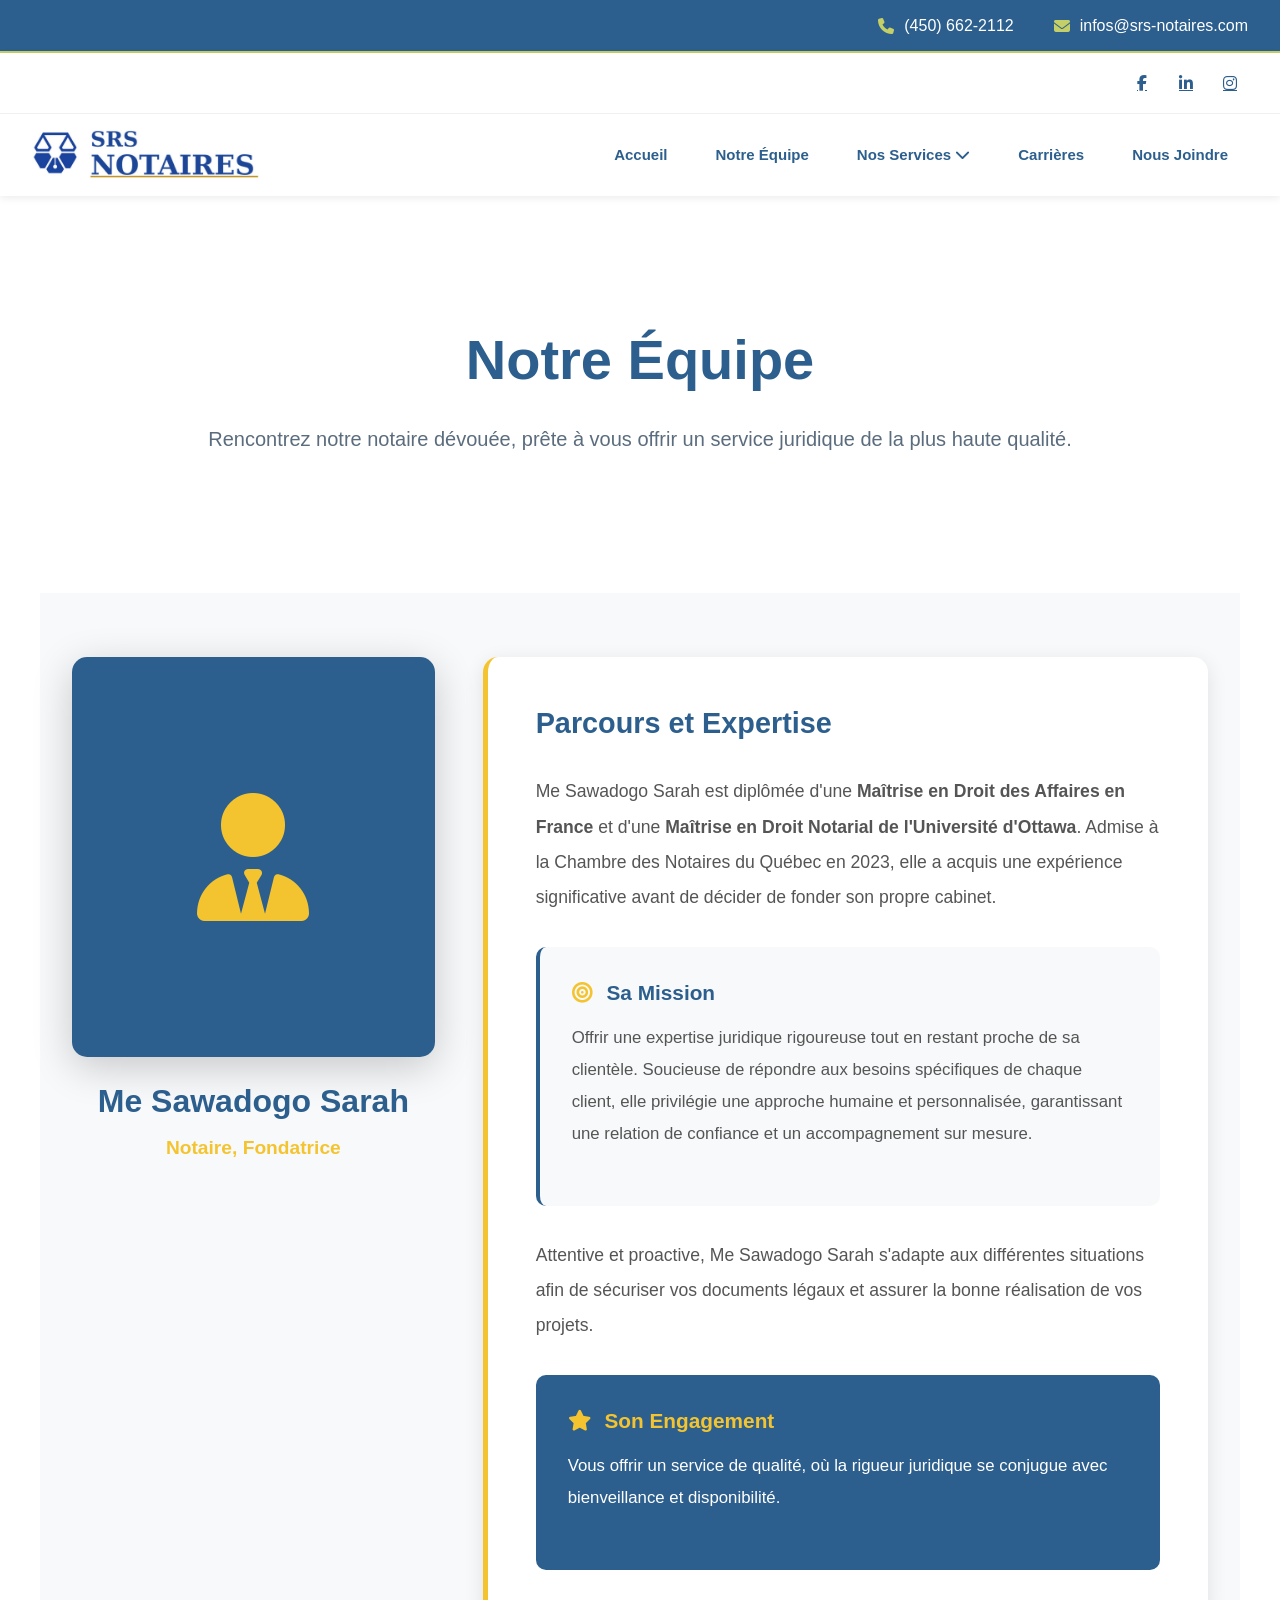
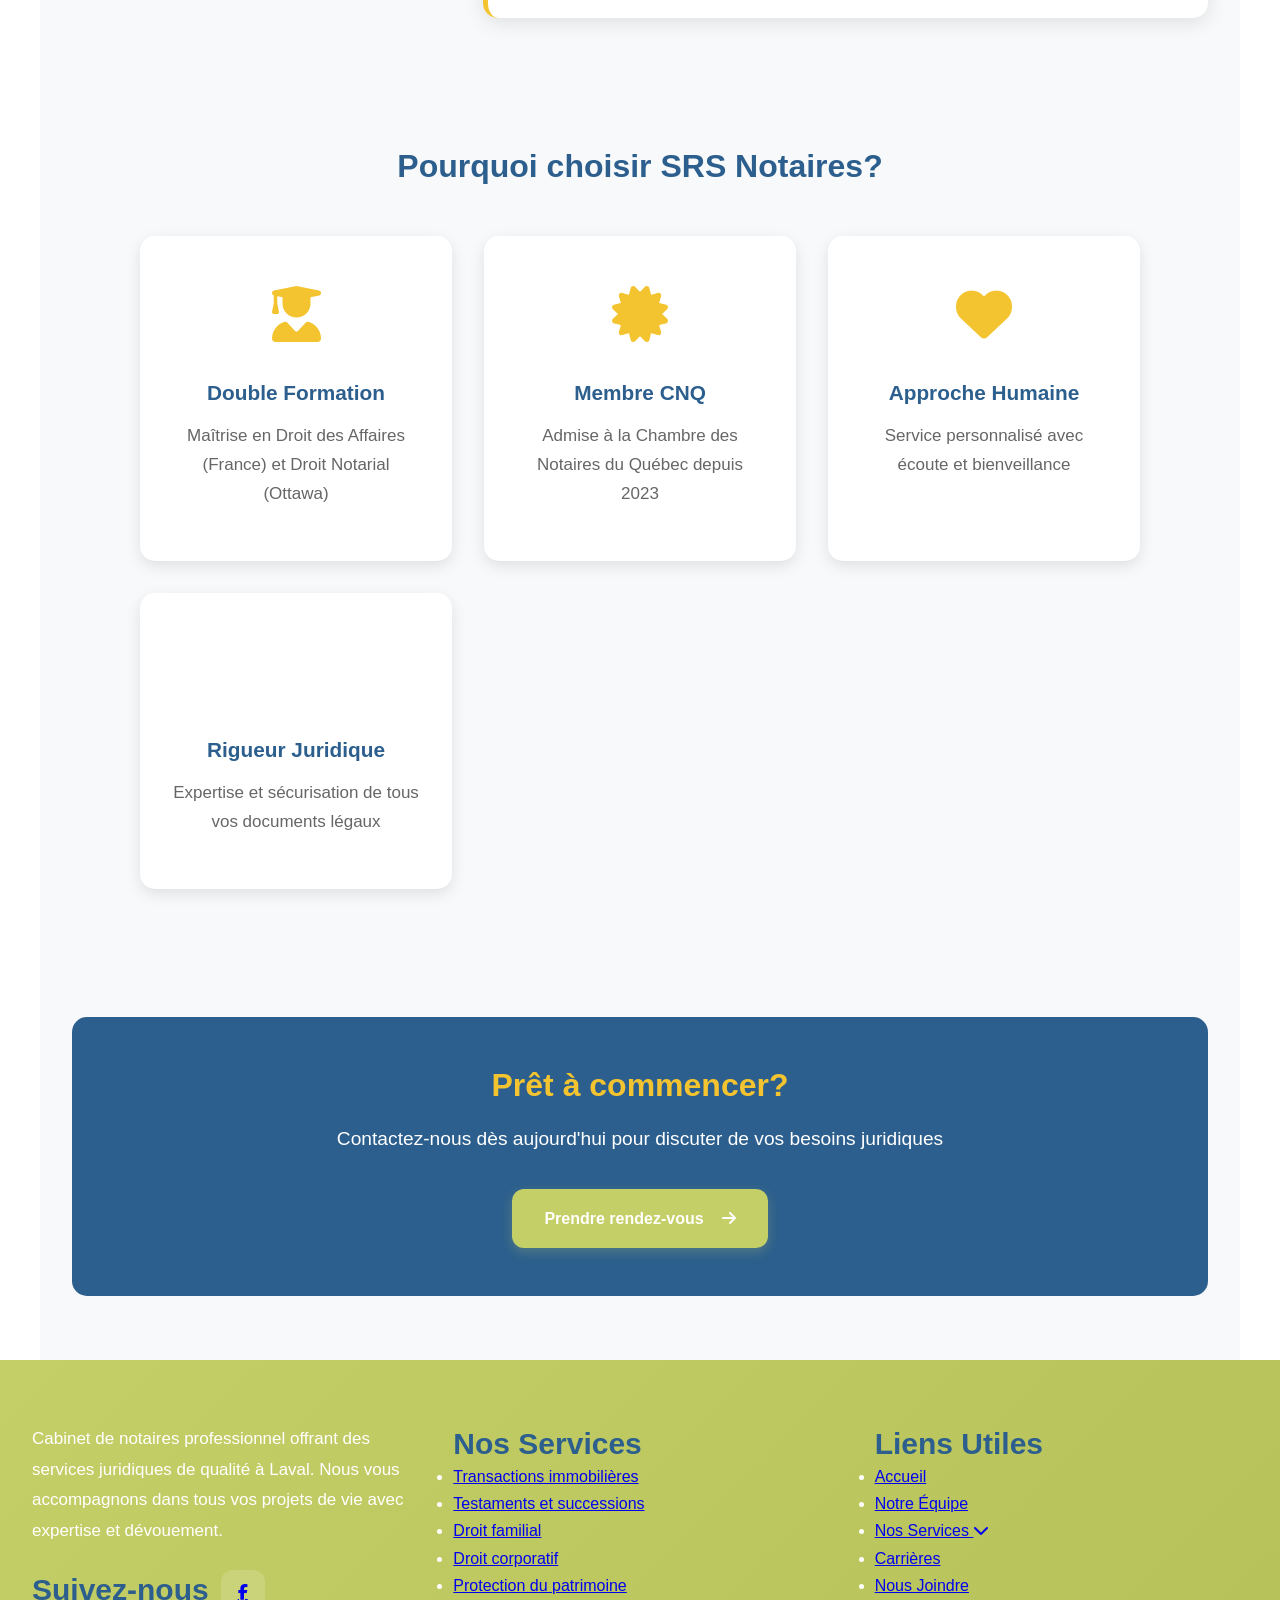
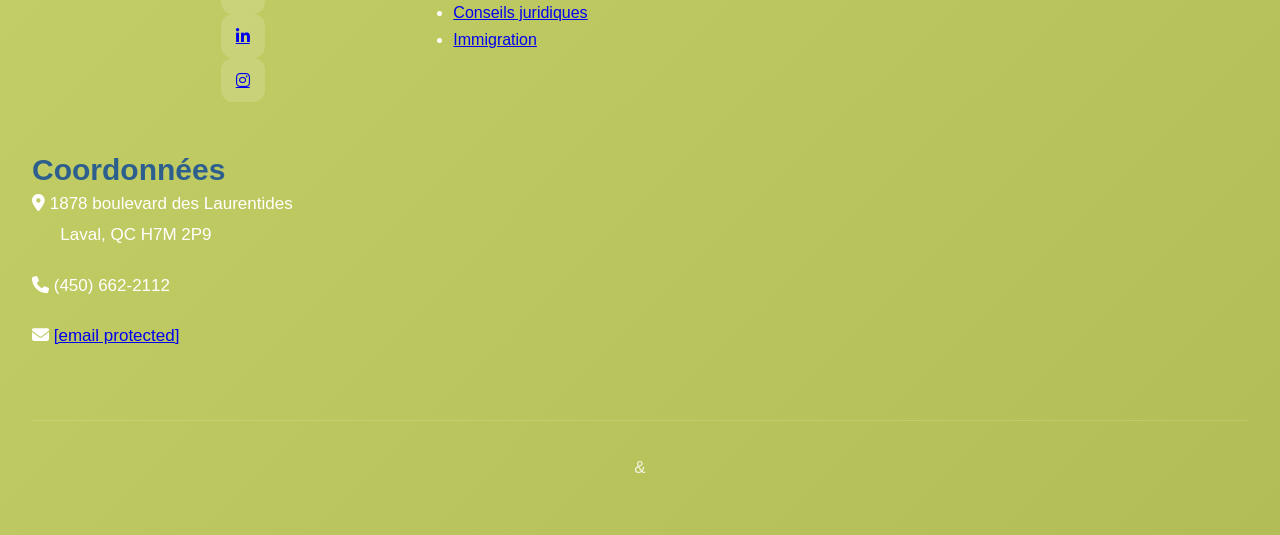
<file: equipe.html>
<!DOCTYPE html>
<html lang="fr">
<head>
    <meta charset="UTF-8">
    <meta name="viewport" content="width=device-width, initial-scale=1.0">
    <title>Notre Équipe - SRS Notaires</title>
    
    <!-- META TAGS SEO & PARTAGE SOCIAL -->
    <meta charset="UTF-8">
    <meta name="viewport" content="width=device-width, initial-scale=1.0">
    <meta http-equiv="X-UA-Compatible" content="IE=edge">
    
    <meta name="description" content="Rencontrez notre équipe de notaires expérimentés et professionnels à Laval. Expertise, intégrité et service personnalisé pour tous vos besoins juridiques.">
    <meta name="keywords" content="notaire Laval, notaire Québec, testament, succession, transaction immobilière, droit familial, SRS Notaires">
    <meta name="author" content="SRS Notaires">
    <meta name="robots" content="index, follow">
    <meta name="language" content="fr-CA">
    <meta name="geo.region" content="CA-QC">
    <meta name="geo.placename" content="Laval">
    
    <meta property="og:type" content="website">
    <meta property="og:site_name" content="SRS Notaires">
    <meta property="og:title" content="Notre Équipe de Notaires Professionnels - SRS Notaires">
    <meta property="og:description" content="Rencontrez notre équipe de notaires expérimentés et professionnels à Laval. Expertise, intégrité et service personnalisé pour tous vos besoins juridiques.">
    <meta property="og:url" content="https://www.srs-notaires.com/equipe.html">
    <meta property="og:image" content="https://www.srs-notaires.com/logo-srs-notaires.png">
    <meta property="og:image:width" content="556">
    <meta property="og:image:height" content="120">
    <meta property="og:locale" content="fr_CA">
    
    <meta name="twitter:card" content="summary_large_image">
    <meta name="twitter:title" content="Notre Équipe de Notaires Professionnels - SRS Notaires">
    <meta name="twitter:description" content="Rencontrez notre équipe de notaires expérimentés et professionnels à Laval. Expertise, intégrité et service personnalisé pour tous vos besoins juridiques.">
    <meta name="twitter:image" content="https://www.srs-notaires.com/logo-srs-notaires.png">
    
    <link rel="canonical" href="https://www.srs-notaires.com/equipe.html">
    <link rel="icon" type="image/png" href="logo-srs-notaires.png">

    <meta name="description" content="Découvrez l'équipe de notaires professionnels de SRS Notaires. Me Sawadogo Sarah, notaire dévouée à votre service à Laval.">
    <link rel="stylesheet" href="https://cdnjs.cloudflare.com/ajax/libs/font-awesome/6.4.0/css/all.min.css">
    <link rel="stylesheet" href="style.css">
    <style>
        .team-profile {
            max-width: 1200px;
            margin: 0 auto;
            padding: 4rem 2rem;
        }

        .profile-container {
            display: grid;
            grid-template-columns: 1fr 2fr;
            gap: 3rem;
            align-items: start;
            margin-bottom: 4rem;
        }

        .profile-image-container {
            text-align: center;
        }

        .profile-image {
            background: linear-gradient(135deg, #2c5f8d, #2c5f8d);
            border-radius: 15px;
            overflow: hidden;
            box-shadow: 0 10px 40px rgba(0,0,0,0.2);
            margin-bottom: 1.5rem;
        }

        .profile-image-placeholder {
            height: 400px;
            display: flex;
            align-items: center;
            justify-content: center;
            color: #F4C430;
            font-size: 8rem;
        }

        .profile-name {
            color: #2c5f8d;
            font-size: 2rem;
            margin-bottom: 0.5rem;
            font-weight: 700;
        }

        .profile-title {
            color: #F4C430;
            font-size: 1.2rem;
            font-weight: 600;
            margin-bottom: 1rem;
        }

        .profile-content {
            background: #fff;
            padding: 3rem;
            border-radius: 15px;
            box-shadow: 0 5px 20px rgba(0,0,0,0.1);
            border-left: 5px solid #F4C430;
        }

        .profile-content h3 {
            color: #2c5f8d;
            font-size: 1.8rem;
            margin-bottom: 2rem;
            font-weight: 700;
        }

        .profile-content p {
            color: #555;
            line-height: 2;
            font-size: 1.1rem;
            margin-bottom: 1.5rem;
        }

        .mission-box {
            background: #f8f9fa;
            padding: 2rem;
            border-radius: 10px;
            margin: 2rem 0;
            border-left: 4px solid #2c5f8d;
        }

        .mission-box h4 {
            color: #2c5f8d;
            font-size: 1.3rem;
            margin-bottom: 1rem;
            font-weight: 700;
        }

        .mission-box p {
            color: #555;
            line-height: 1.9;
            font-size: 1.05rem;
        }

        .engagement-box {
            background: linear-gradient(135deg, #2c5f8d, #2c5f8d);
            padding: 2rem;
            border-radius: 10px;
            margin-top: 2rem;
        }

        .engagement-box h4 {
            color: #F4C430;
            font-size: 1.3rem;
            margin-bottom: 1rem;
            font-weight: 700;
        }

        .engagement-box p {
            color: #fff;
            line-height: 1.9;
            font-size: 1.05rem;
        }

        .why-choose {
            background: #f8f9fa;
            padding: 4rem 2rem;
            border-radius: 15px;
            text-align: center;
        }

        .why-choose h2 {
            color: #2c5f8d;
            font-size: 2rem;
            margin-bottom: 3rem;
            font-weight: 700;
        }

        .benefits-grid {
            display: grid;
            grid-template-columns: repeat(auto-fit, minmax(250px, 1fr));
            gap: 2rem;
            max-width: 1000px;
            margin: 0 auto;
        }

        .benefit-card {
            padding: 2rem;
            background: #fff;
            border-radius: 15px;
            box-shadow: 0 5px 15px rgba(0,0,0,0.1);
            transition: transform 0.3s;
        }

        .benefit-card:hover {
            transform: translateY(-5px);
        }

        .benefit-icon {
            font-size: 3.5rem;
            color: #F4C430;
            margin-bottom: 1rem;
        }

        .benefit-card h3 {
            color: #2c5f8d;
            margin-bottom: 1rem;
            font-size: 1.3rem;
            font-weight: 700;
        }

        .benefit-card p {
            color: #666;
            line-height: 1.7;
        }

        .cta-section {
            text-align: center;
            margin-top: 4rem;
            padding: 3rem;
            background: linear-gradient(135deg, #2c5f8d, #2c5f8d);
            border-radius: 15px;
        }

        .cta-section h3 {
            color: #F4C430;
            font-size: 2rem;
            margin-bottom: 1rem;
            font-weight: 700;
        }

        .cta-section p {
            color: #fff;
            font-size: 1.2rem;
            margin-bottom: 2rem;
        }

        @media (max-width: 968px) {
            .profile-container {
                grid-template-columns: 1fr;
                gap: 2rem;
            }

            .profile-image-placeholder {
                height: 300px;
                font-size: 6rem;
            }

            .profile-name {
                font-size: 1.6rem;
            }

            .profile-title {
                font-size: 1.1rem;
            }

            .profile-content {
                padding: 2rem;
            }

            .profile-content h3 {
                font-size: 1.5rem;
            }

            .profile-content p {
                font-size: 1rem;
            }
        }

        @media (max-width: 480px) {
            .team-profile {
                padding: 2rem 1rem;
            }

            .profile-image-placeholder {
                height: 250px;
                font-size: 5rem;
            }

            .profile-content {
                padding: 1.5rem;
            }

            .why-choose {
                padding: 2rem 1rem;
            }

            .benefits-grid {
                grid-template-columns: 1fr;
            }

            .cta-section {
                padding: 2rem 1rem;
            }

            .cta-section h3 {
                font-size: 1.5rem;
            }

            .cta-section p {
                font-size: 1rem;
            }
        }
    </style>
    <!-- SCHEMA.ORG MARKUP (JSON-LD) -->
    <script type="application/ld+json">
    {
      "@context": "https://schema.org",
      "@type": "LegalService",
      "name": "SRS Notaires",
      "image": "https://www.srs-notaires.com/logo-srs-notaires.png",
      "logo": "https://www.srs-notaires.com/logo-srs-notaires.png",
      "@id": "https://www.srs-notaires.com",
      "url": "https://www.srs-notaires.com",
      "telephone": "+14506622112",
      "email": "infos@srs-notaires.com",
      "address": {
        "@type": "PostalAddress",
        "streetAddress": "1878 boulevard des Laurentides",
        "addressLocality": "Laval",
        "addressRegion": "QC",
        "postalCode": "H7M 2P9",
        "addressCountry": "CA"
      },
      "geo": {
        "@type": "GeoCoordinates",
        "latitude": 45.6066,
        "longitude": -73.7124
      },
      "openingHoursSpecification": [{
        "@type": "OpeningHoursSpecification",
        "dayOfWeek": ["Monday", "Tuesday", "Wednesday", "Thursday", "Friday"],
        "opens": "09:00",
        "closes": "17:00"
      }],
      "sameAs": [
        "https://www.facebook.com/profile.php?id=61585552110445",
        "https://www.linkedin.com/in/srs-notaire-49392939b/",
        "https://www.instagram.com/srsnotaires/"
      ],
      "priceRange": "$$",
      "description": "Services notariaux professionnels à Laval : transactions immobilières, testaments, successions, droit familial et commercial.",
      "slogan": "Votre partenaire juridique de confiance"
    }
    </script>

</head>
<body>
    <!-- Top contact bar -->
    <div class="top-contact-bar">
        <div class="top-contact-content">
            <div class="top-contact-item">
                <i class="fas fa-phone"></i>
                <a href="tel:4506622112">(450) 662-2112</a>
            </div>
            <div class="top-contact-item">
                <i class="fas fa-envelope"></i>
                <a href="/cdn-cgi/l/email-protection#bfd6d1d9d0ffcccdcc92d1d0cbded6cdda91dcd0d2"><span class="__cf_email__" data-cfemail="8fe6e1e9e0cffcfdfca2e1e0fbeee6fdeaa1ece0e2">infos@srs-notaires.com</span></a>
            </div>
        </div>
    </div>

    <header>
        <div class="header-top">
            <div class="social-links">
                <a href="https://www.facebook.com/profile.php?id=61585552110445" target="_blank" aria-label="Facebook"><i class="fab fa-facebook-f"></i></a>
                <a href="https://www.linkedin.com/in/srs-notaire-49392939b/" target="_blank" aria-label="LinkedIn"><i class="fab fa-linkedin-in"></i></a>
                <a href="https://www.instagram.com/srsnotaires/" target="_blank" aria-label="Instagram"><i class="fab fa-instagram"></i></a>
            </div>
        </div>
        <nav>
            <div class="logo">
                <a href="index.html">
                    <img src="logo-srs-notaires.png" alt="SRS Notaires Logo">
                </a>
            </div>
            <ul class="nav-links">
                <li><a href="index.html">Accueil</a></li>
                <li><a href="equipe.html">Notre Équipe</a></li>
                                <li class="has-submenu">
                    <a href="services.html">Nos Services <i class="fas fa-chevron-down"></i></a>
                    <ul class="submenu">
                        <li><a href="services.html#service-immobilier"><i class="fas fa-home"></i> Transactions immobilières</a></li>
                        <li><a href="services.html#service-testaments"><i class="fas fa-file-signature"></i> Testaments et successions</a></li>
                        <li><a href="services.html#service-familial"><i class="fas fa-heart"></i> Droit familial</a></li>
                        <li><a href="services.html#service-commercial">Droit commercial</a></li>
                        <li><a href="services.html#service-mandat">Mandat de protection</a></li>
                        <li><a href="services.html#service-incorporation">Incorporation</a></li>
                        <li><a href="services.html#service-hypothecaire">Prêt hypothécaire</a></li>
                    </ul>
                </li>
                <li><a href="carrieres.html">Carrières</a></li>
                <li><a href="contact.html">Nous Joindre</a></li>
            </ul>
            <div class="menu-toggle" id="menuToggle">
                <span></span>
                <span></span>
                <span></span>
            </div>
        </nav>
    </header>

    <section class="hero" style="background: url('https://images.unsplash.com/photo-1600880292089-90a7e086ee0c?w=1600&q=80') center/cover; background-attachment: fixed;">
        <h1>Notre Équipe</h1>
        <p>Rencontrez notre notaire dévouée, prête à vous offrir un service juridique de la plus haute qualité.</p>
    </section>

    <section class="team-profile">
        <div class="profile-container">
            <div class="profile-image-container">
                <div class="profile-image">
                    <div class="profile-image-placeholder">
                        <i class="fas fa-user-tie"></i>
                    </div>
                </div>
                <h2 class="profile-name">Me Sawadogo Sarah</h2>
                <p class="profile-title">Notaire, Fondatrice</p>
            </div>

            <div class="profile-content">
                <h3>Parcours et Expertise</h3>
                
                <p>
                    Me Sawadogo Sarah est diplômée d'une <strong>Maîtrise en Droit des Affaires en France</strong> et d'une <strong>Maîtrise en Droit Notarial de l'Université d'Ottawa</strong>. Admise à la Chambre des Notaires du Québec en 2023, elle a acquis une expérience significative avant de décider de fonder son propre cabinet.
                </p>

                <div class="mission-box">
                    <h4>
                        <i class="fas fa-bullseye" style="color: #F4C430; margin-right: 0.5rem;"></i>
                        Sa Mission
                    </h4>
                    <p>
                        Offrir une expertise juridique rigoureuse tout en restant proche de sa clientèle. Soucieuse de répondre aux besoins spécifiques de chaque client, elle privilégie une approche humaine et personnalisée, garantissant une relation de confiance et un accompagnement sur mesure.
                    </p>
                </div>

                <p>
                    Attentive et proactive, Me Sawadogo Sarah s'adapte aux différentes situations afin de sécuriser vos documents légaux et assurer la bonne réalisation de vos projets.
                </p>

                <div class="engagement-box">
                    <h4>
                        <i class="fas fa-star" style="margin-right: 0.5rem;"></i>
                        Son Engagement
                    </h4>
                    <p>
                        Vous offrir un service de qualité, où la rigueur juridique se conjugue avec bienveillance et disponibilité.
                    </p>
                </div>
            </div>
        </div>

        <div class="why-choose">
            <h2>Pourquoi choisir SRS Notaires?</h2>
            <div class="benefits-grid">
                <div class="benefit-card">
                    <div class="benefit-icon"><i class="fas fa-user-graduate"></i></div>
                    <h3>Double Formation</h3>
                    <p>Maîtrise en Droit des Affaires (France) et Droit Notarial (Ottawa)</p>
                </div>
                <div class="benefit-card">
                    <div class="benefit-icon"><i class="fas fa-certificate"></i></div>
                    <h3>Membre CNQ</h3>
                    <p>Admise à la Chambre des Notaires du Québec depuis 2023</p>
                </div>
                <div class="benefit-card">
                    <div class="benefit-icon"><i class="fas fa-heart"></i></div>
                    <h3>Approche Humaine</h3>
                    <p>Service personnalisé avec écoute et bienveillance</p>
                </div>
                <div class="benefit-card">
                    <div class="benefit-icon"><i class="fas fa-shield-check"></i></div>
                    <h3>Rigueur Juridique</h3>
                    <p>Expertise et sécurisation de tous vos documents légaux</p>
                </div>
            </div>
        </div>

        <div class="cta-section">
            <h3>Prêt à commencer?</h3>
            <p>Contactez-nous dès aujourd'hui pour discuter de vos besoins juridiques</p>
            <a href="contact.html" class="cta-button">
                Prendre rendez-vous <i class="fas fa-arrow-right" style="margin-left: 0.5rem;"></i>
            </a>
        </div>
    </section>

    <footer>
        <div class="footer-content">
            <div class="footer-column">
                <div class="footer-logo">
                </div>
                <p class="footer-description">
                    Cabinet de notaires professionnel offrant des services juridiques de qualité à Laval. Nous vous accompagnons dans tous vos projets de vie avec expertise et dévouement.
                </p>
                <div class="footer-social">
                    <h3>Suivez-nous</h3>
                    <div class="social-links">
                        <a href="https://www.facebook.com/profile.php?id=61585552110445" target="_blank" aria-label="Facebook"><i class="fab fa-facebook-f"></i></a>
                        <a href="https://www.linkedin.com/in/srs-notaire-49392939b/" target="_blank" aria-label="LinkedIn"><i class="fab fa-linkedin-in"></i></a>
                        <a href="https://www.instagram.com/srsnotaires/" target="_blank" aria-label="Instagram"><i class="fab fa-instagram"></i></a>
                    </div>
                </div>
            </div>

            <div class="footer-column">
                <h3>Nos Services</h3>
                <ul class="footer-links">
                    <li><a href="services.html">Transactions immobilières</a></li>
                    <li><a href="services.html">Testaments et successions</a></li>
                    <li><a href="services.html">Droit familial</a></li>
                    <li><a href="services.html">Droit corporatif</a></li>
                    <li><a href="services.html">Protection du patrimoine</a></li>
                    <li><a href="services.html">Conseils juridiques</a></li>
                    <li><a href="services.html">Immigration</a></li>
                </ul>
            </div>

            <div class="footer-column">
                <h3>Liens Utiles</h3>
                <ul class="footer-links">
                    <li><a href="index.html">Accueil</a></li>
                    <li><a href="equipe.html">Notre Équipe</a></li>
                                    <li class="has-submenu">
                    <a href="services.html">Nos Services <i class="fas fa-chevron-down"></i></a>
                    <ul class="submenu">
                        <li><a href="services.html#service-immobilier"><i class="fas fa-home"></i> Transactions immobilières</a></li>
                        <li><a href="services.html#service-testaments"><i class="fas fa-file-signature"></i> Testaments et successions</a></li>
                        <li><a href="services.html#service-familial"><i class="fas fa-heart"></i> Droit familial</a></li>
                        <li><a href="services.html#service-commercial">Droit commercial</a></li>
                        <li><a href="services.html#service-mandat">Mandat de protection</a></li>
                        <li><a href="services.html#service-incorporation">Incorporation</a></li>
                        <li><a href="services.html#service-hypothecaire">Prêt hypothécaire</a></li>
                    </ul>
                </li>
                    <li><a href="carrieres.html">Carrières</a></li>
                    <li><a href="contact.html">Nous Joindre</a></li>
                </ul>
            </div>

            <div class="footer-column footer-contact">
                <h3>Coordonnées</h3>
                <p><i class="fas fa-map-marker-alt"></i> 1878 boulevard des Laurentides<br>
                &nbsp;&nbsp;&nbsp;&nbsp;&nbsp;&nbsp;Laval, QC H7M 2P9</p>
                <p><i class="fas fa-phone"></i> (450) 662-2112</p>
                <p><i class="fas fa-envelope"></i> <a href="/cdn-cgi/l/email-protection#bed7d0d8d1fecdcccd93d0d1cadfd7ccdb90ddd1d3"><span class="__cf_email__" data-cfemail="650c0b030a25161716480b0a11040c17004b060a08">[email&#160;protected]</span></a></p>
            </div>
        </div>

        </div>

        <div class="footer-bottom">
            <p>&
</file>
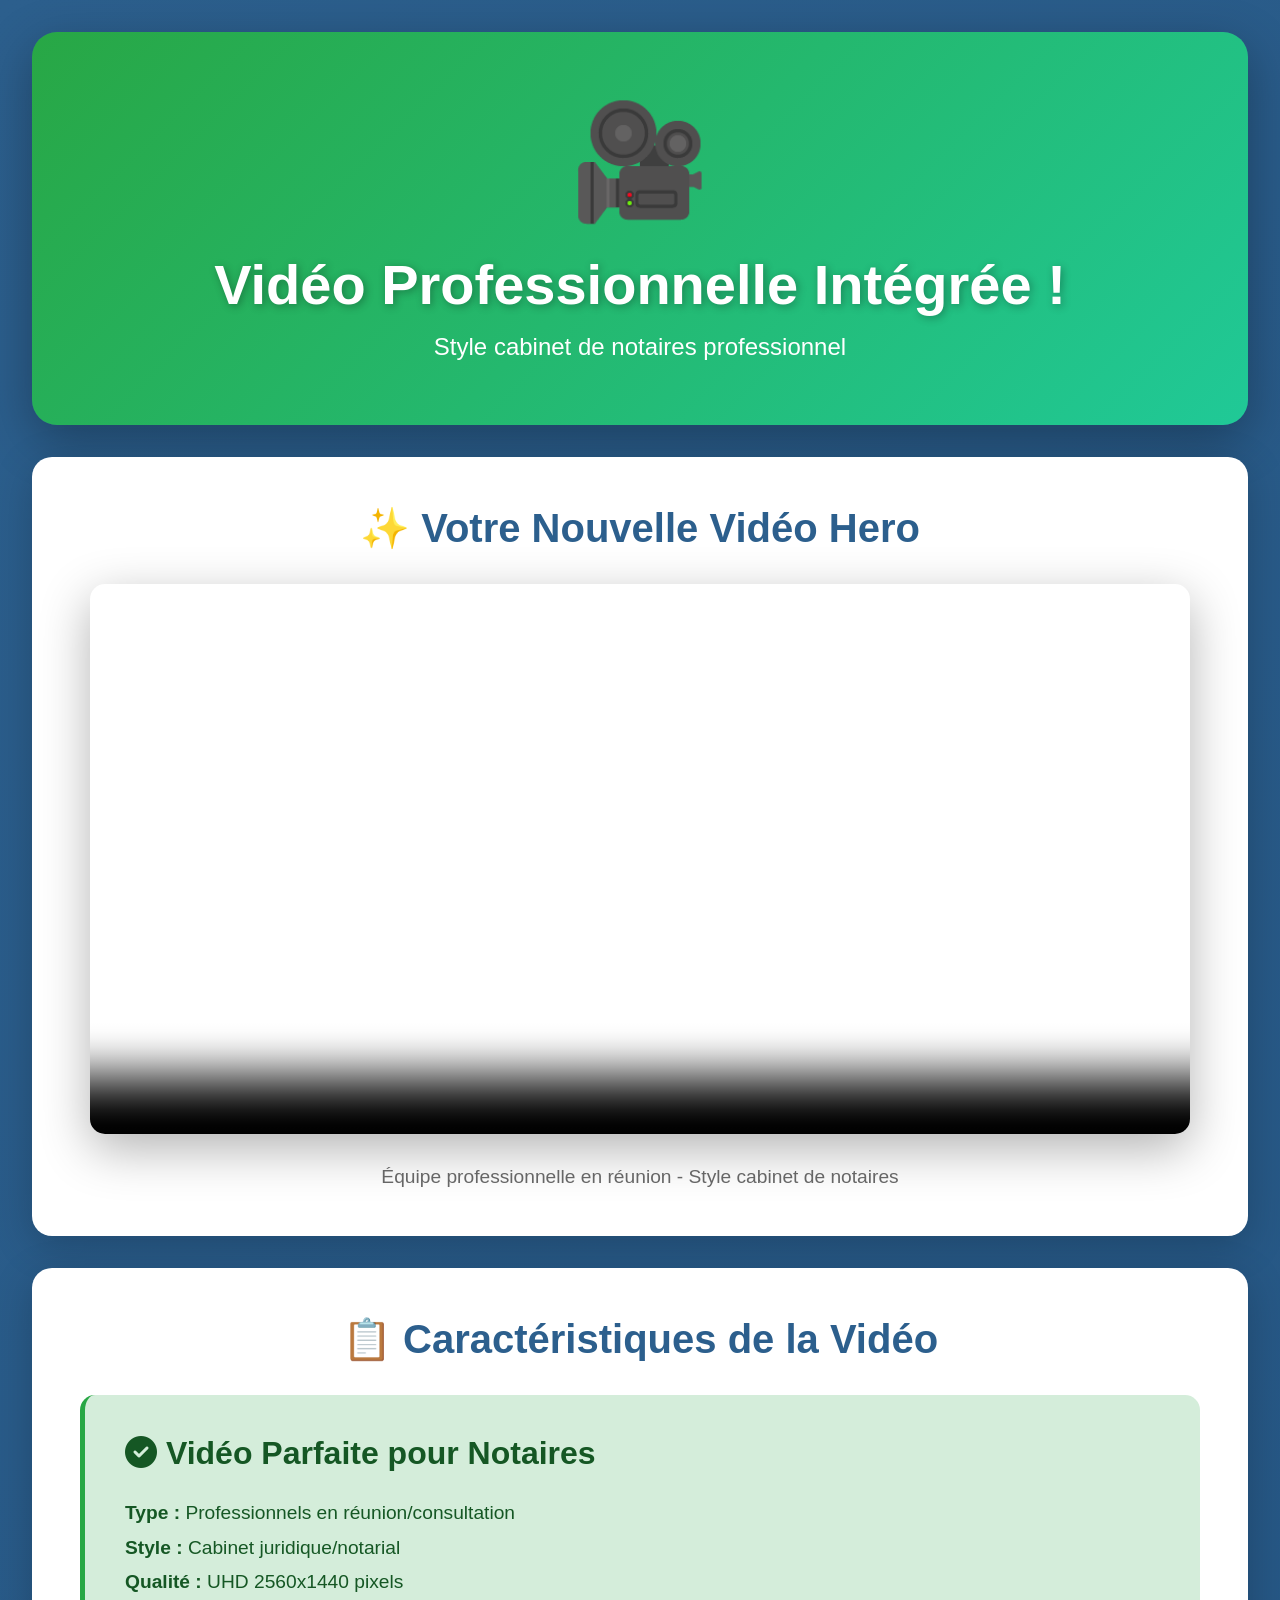
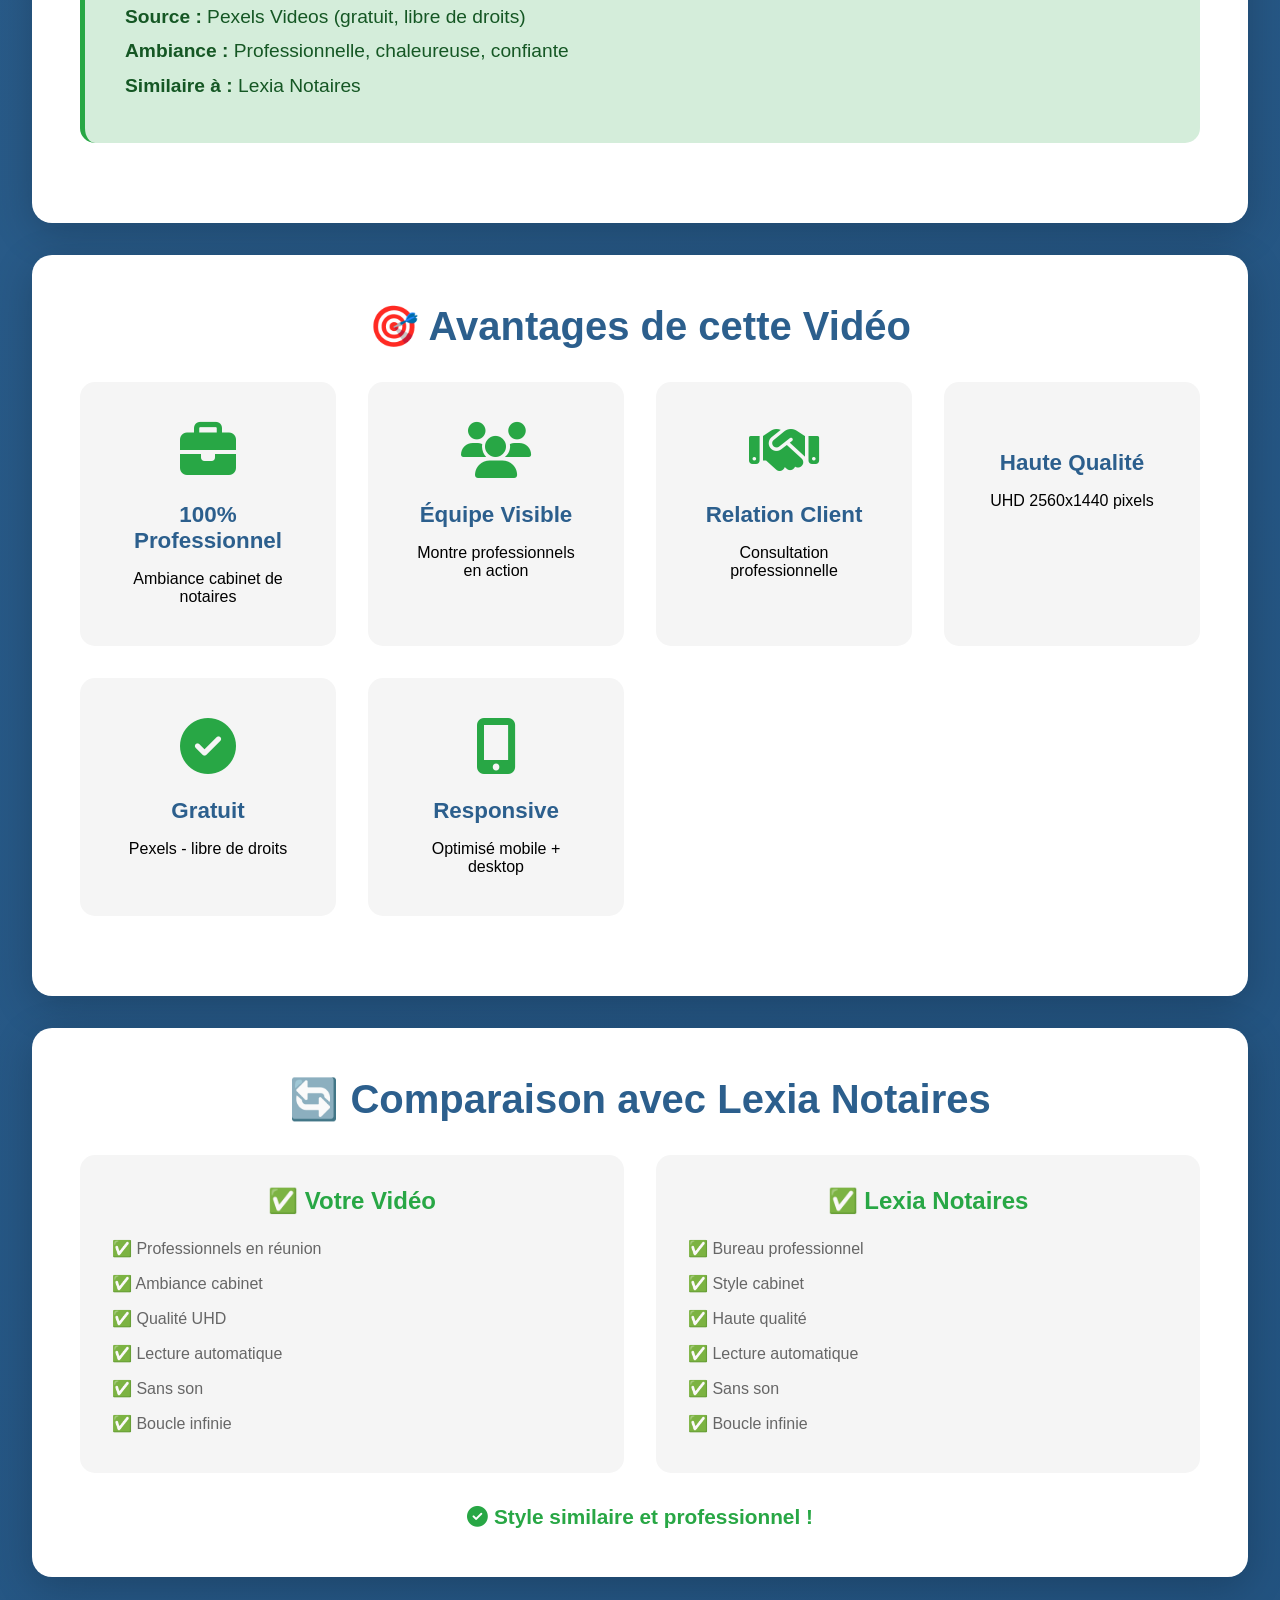
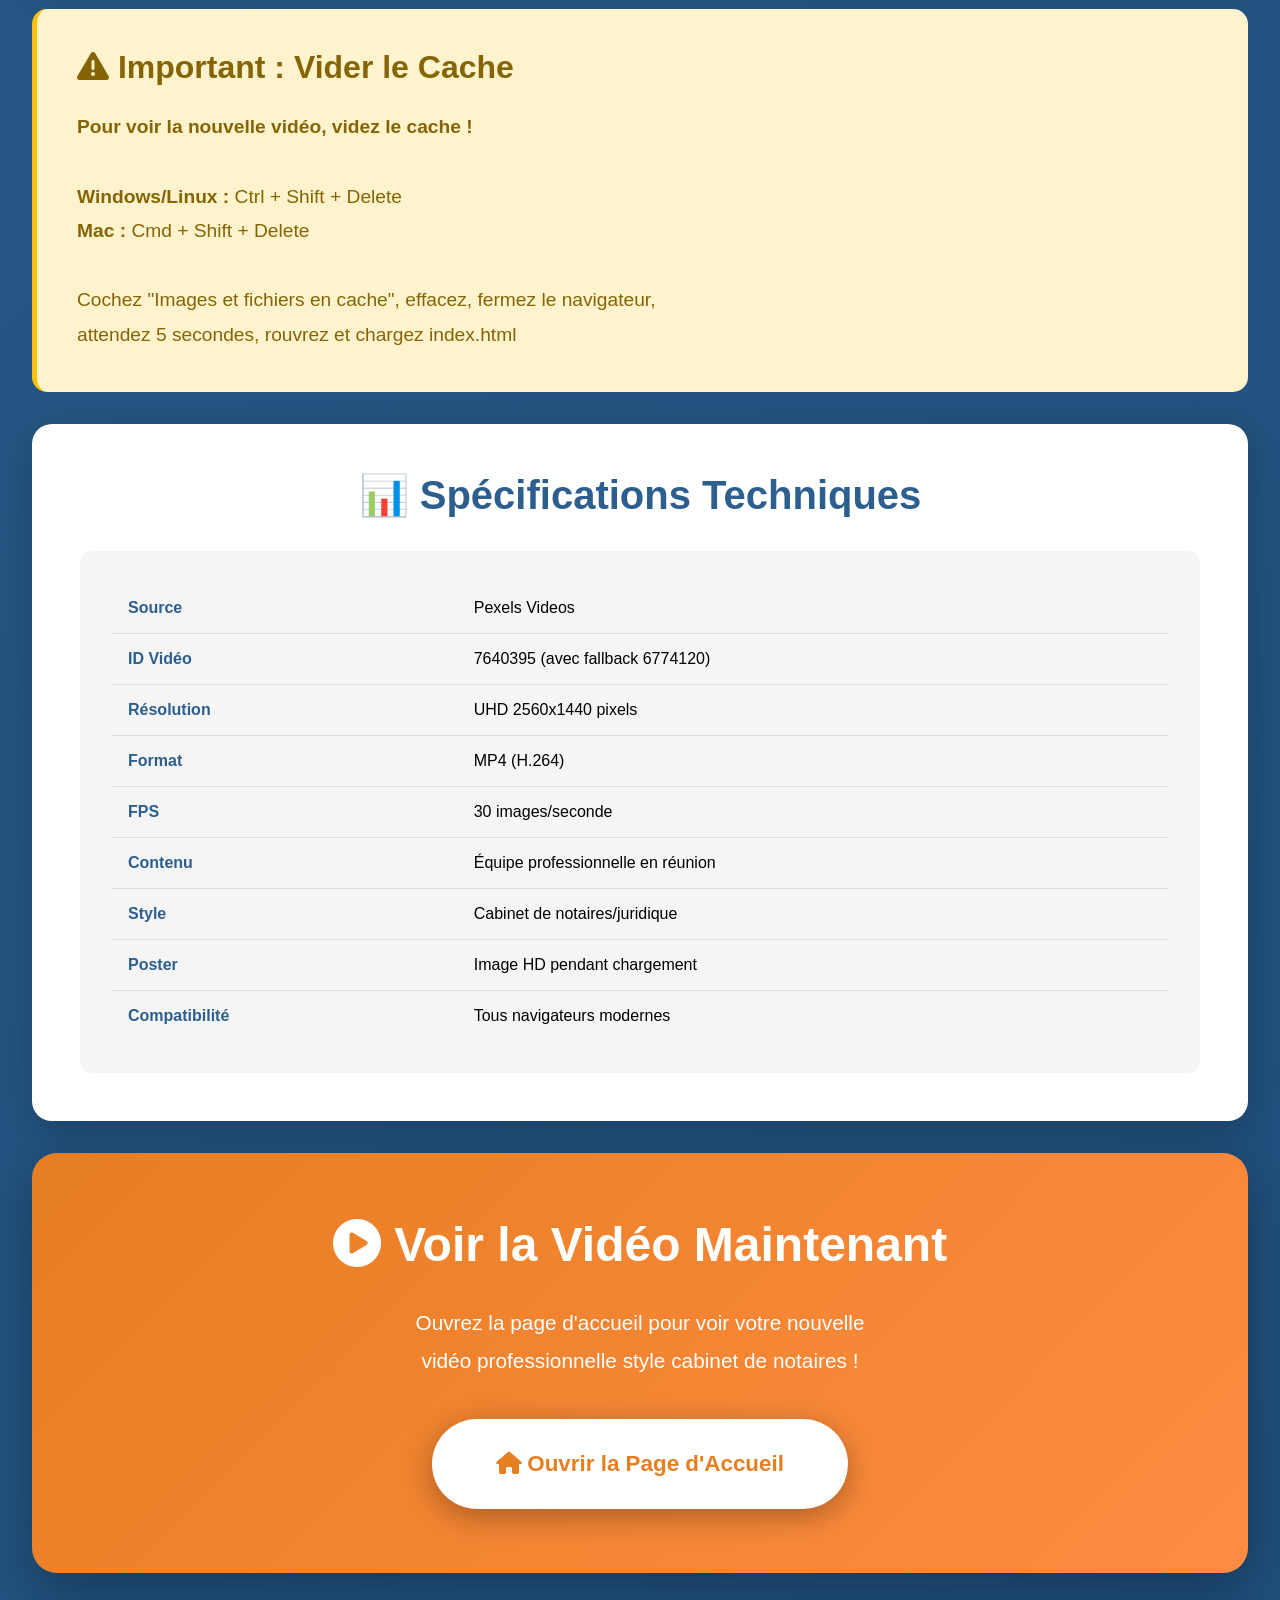
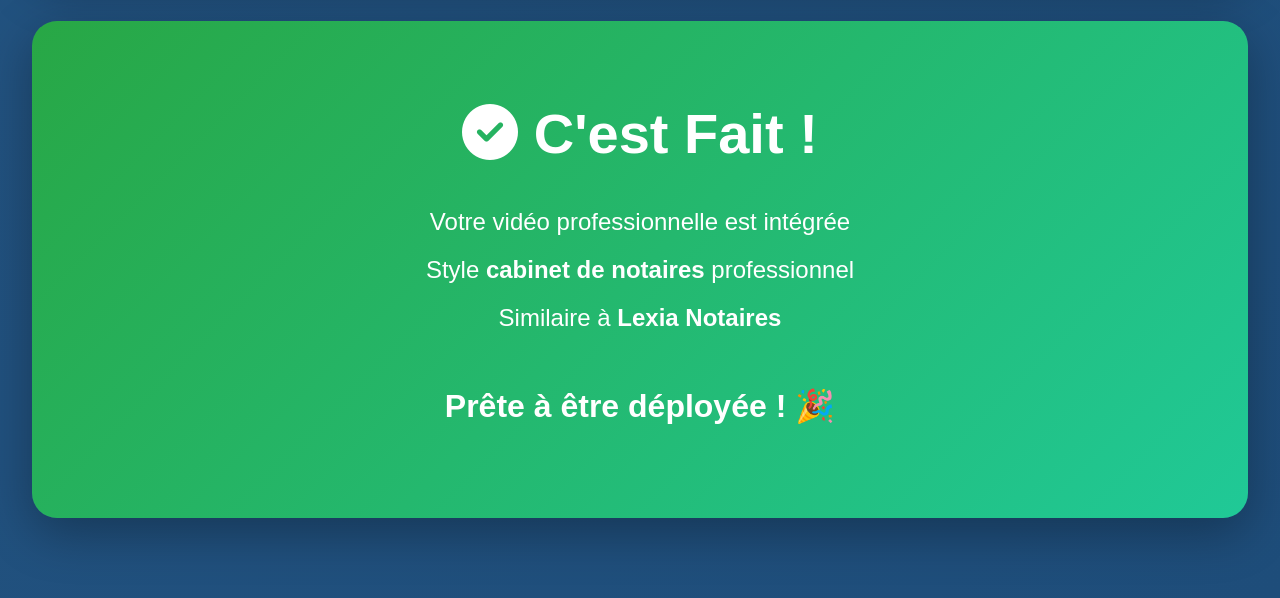
<file: NOUVELLE-VIDEO-INTEGREE.html>
<!DOCTYPE html>
<html lang="fr">
<head>
    <meta charset="UTF-8">
    <meta name="viewport" content="width=device-width, initial-scale=1.0">
    <title>✅ Vidéo Professionnelle Intégrée - SRS Notaires</title>
    <link rel="stylesheet" href="https://cdnjs.cloudflare.com/ajax/libs/font-awesome/6.4.0/css/all.min.css">
    <style>
        * {
            margin: 0;
            padding: 0;
            box-sizing: border-box;
        }
        body {
            font-family: 'Segoe UI', Tahoma, Geneva, Verdana, sans-serif;
            background: linear-gradient(135deg, #2c5f8d 0%, #1e4d7a 100%);
            padding: 2rem;
        }
        .container {
            max-width: 1400px;
            margin: 0 auto;
        }
        .hero-banner {
            background: linear-gradient(135deg, #28a745, #20c997);
            color: white;
            padding: 4rem 3rem;
            border-radius: 25px;
            text-align: center;
            margin-bottom: 2rem;
            box-shadow: 0 15px 50px rgba(0,0,0,0.3);
        }
        .hero-banner h1 {
            font-size: 3.5rem;
            margin-bottom: 1rem;
            text-shadow: 2px 2px 8px rgba(0,0,0,0.3);
        }
        .hero-banner .icon {
            font-size: 7rem;
            margin-bottom: 1.5rem;
            animation: bounce 2s infinite;
        }
        @keyframes bounce {
            0%, 100% { transform: translateY(0); }
            50% { transform: translateY(-20px); }
        }
        .section {
            background: white;
            padding: 3rem;
            border-radius: 20px;
            margin-bottom: 2rem;
            box-shadow: 0 10px 40px rgba(0,0,0,0.2);
        }
        .section h2 {
            color: #2c5f8d;
            font-size: 2.5rem;
            margin-bottom: 2rem;
            text-align: center;
        }
        .video-preview {
            width: 100%;
            max-width: 1100px;
            margin: 2rem auto;
            border-radius: 15px;
            overflow: hidden;
            box-shadow: 0 15px 50px rgba(0,0,0,0.3);
        }
        .video-preview video {
            width: 100%;
            display: block;
        }
        .alert-success {
            background: #d4edda;
            border-left: 5px solid #28a745;
            padding: 2.5rem;
            border-radius: 15px;
            margin: 2rem 0;
        }
        .alert-success h3 {
            color: #155724;
            margin-bottom: 1.5rem;
            font-size: 2rem;
        }
        .alert-success p {
            color: #155724;
            font-size: 1.2rem;
            line-height: 1.8;
        }
        .features {
            display: grid;
            grid-template-columns: repeat(auto-fit, minmax(250px, 1fr));
            gap: 2rem;
            margin: 2rem 0;
        }
        .feature-card {
            background: #f5f5f5;
            padding: 2.5rem;
            border-radius: 15px;
            text-align: center;
            transition: all 0.3s;
        }
        .feature-card:hover {
            transform: translateY(-5px);
            box-shadow: 0 10px 30px rgba(0,0,0,0.15);
        }
        .feature-card i {
            font-size: 3.5rem;
            color: #28a745;
            margin-bottom: 1.5rem;
        }
        .feature-card h3 {
            color: #2c5f8d;
            margin-bottom: 1rem;
            font-size: 1.4rem;
        }
        .test-section {
            background: linear-gradient(135deg, #e67e22, #ff8c42);
            color: white;
            padding: 4rem 3rem;
            border-radius: 25px;
            text-align: center;
            box-shadow: 0 15px 50px rgba(0,0,0,0.3);
        }
        .test-section h2 {
            color: white;
            font-size: 3rem;
            margin-bottom: 2rem;
        }
        .btn-test {
            display: inline-block;
            background: white;
            color: #e67e22;
            padding: 2rem 4rem;
            border-radius: 50px;
            text-decoration: none;
            font-weight: 800;
            font-size: 1.4rem;
            box-shadow: 0 8px 30px rgba(0,0,0,0.3);
            transition: all 0.3s;
        }
        .btn-test:hover {
            transform: translateY(-5px);
            box-shadow: 0 12px 40px rgba(0,0,0,0.4);
        }
        .comparison {
            display: grid;
            grid-template-columns: 1fr 1fr;
            gap: 2rem;
            margin: 2rem 0;
        }
        .comparison-card {
            background: #f5f5f5;
            padding: 2rem;
            border-radius: 15px;
            text-align: center;
        }
        .comparison-card h3 {
            margin-bottom: 1rem;
            font-size: 1.5rem;
        }
        .comparison-card.before h3 {
            color: #dc3545;
        }
        .comparison-card.after h3 {
            color: #28a745;
        }
        @media (max-width: 768px) {
            .comparison {
                grid-template-columns: 1fr;
            }
            .hero-banner h1 {
                font-size: 2.5rem;
            }
        }
    </style>
</head>
<body>
    <div class="container">
        <div class="hero-banner">
            <div class="icon">🎥</div>
            <h1>Vidéo Professionnelle Intégrée !</h1>
            <p style="font-size: 1.5rem; margin-top: 1rem;">
                Style cabinet de notaires professionnel
            </p>
        </div>

        <div class="section">
            <h2>✨ Votre Nouvelle Vidéo Hero</h2>
            <div class="video-preview">
                <video autoplay muted loop playsinline controls poster="https://images.unsplash.com/photo-1600880292203-757bb62b4baf?w=1920&q=80">
                    <source src="https://videos.pexels.com/video-files/7640395/7640395-uhd_2560_1440_30fps.mp4" type="video/mp4">
                </video>
            </div>
            <p style="text-align: center; color: #666; font-size: 1.2rem; margin-top: 1.5rem;">
                Équipe professionnelle en réunion - Style cabinet de notaires
            </p>
        </div>

        <div class="section">
            <h2>📋 Caractéristiques de la Vidéo</h2>
            <div class="alert-success">
                <h3><i class="fas fa-check-circle"></i> Vidéo Parfaite pour Notaires</h3>
                <p>
                    <strong>Type :</strong> Professionnels en réunion/consultation<br>
                    <strong>Style :</strong> Cabinet juridique/notarial<br>
                    <strong>Qualité :</strong> UHD 2560x1440 pixels<br>
                    <strong>Source :</strong> Pexels Videos (gratuit, libre de droits)<br>
                    <strong>Ambiance :</strong> Professionnelle, chaleureuse, confiante<br>
                    <strong>Similaire à :</strong> Lexia Notaires
                </p>
            </div>
        </div>

        <div class="section">
            <h2>🎯 Avantages de cette Vidéo</h2>
            <div class="features">
                <div class="feature-card">
                    <i class="fas fa-briefcase"></i>
                    <h3>100% Professionnel</h3>
                    <p>Ambiance cabinet de notaires</p>
                </div>
                <div class="feature-card">
                    <i class="fas fa-users"></i>
                    <h3>Équipe Visible</h3>
                    <p>Montre professionnels en action</p>
                </div>
                <div class="feature-card">
                    <i class="fas fa-handshake"></i>
                    <h3>Relation Client</h3>
                    <p>Consultation professionnelle</p>
                </div>
                <div class="feature-card">
                    <i class="fas fa-hd-video"></i>
                    <h3>Haute Qualité</h3>
                    <p>UHD 2560x1440 pixels</p>
                </div>
                <div class="feature-card">
                    <i class="fas fa-check-circle"></i>
                    <h3>Gratuit</h3>
                    <p>Pexels - libre de droits</p>
                </div>
                <div class="feature-card">
                    <i class="fas fa-mobile-alt"></i>
                    <h3>Responsive</h3>
                    <p>Optimisé mobile + desktop</p>
                </div>
            </div>
        </div>

        <div class="section">
            <h2>🔄 Comparaison avec Lexia Notaires</h2>
            <div class="comparison">
                <div class="comparison-card after">
                    <h3>✅ Votre Vidéo</h3>
                    <ul style="list-style: none; padding: 0; text-align: left; color: #666;">
                        <li style="padding: 0.5rem 0;">✅ Professionnels en réunion</li>
                        <li style="padding: 0.5rem 0;">✅ Ambiance cabinet</li>
                        <li style="padding: 0.5rem 0;">✅ Qualité UHD</li>
                        <li style="padding: 0.5rem 0;">✅ Lecture automatique</li>
                        <li style="padding: 0.5rem 0;">✅ Sans son</li>
                        <li style="padding: 0.5rem 0;">✅ Boucle infinie</li>
                    </ul>
                </div>
                <div class="comparison-card after">
                    <h3>✅ Lexia Notaires</h3>
                    <ul style="list-style: none; padding: 0; text-align: left; color: #666;">
                        <li style="padding: 0.5rem 0;">✅ Bureau professionnel</li>
                        <li style="padding: 0.5rem 0;">✅ Style cabinet</li>
                        <li style="padding: 0.5rem 0;">✅ Haute qualité</li>
                        <li style="padding: 0.5rem 0;">✅ Lecture automatique</li>
                        <li style="padding: 0.5rem 0;">✅ Sans son</li>
                        <li style="padding: 0.5rem 0;">✅ Boucle infinie</li>
                    </ul>
                </div>
            </div>
            <p style="text-align: center; color: #28a745; font-size: 1.3rem; margin-top: 2rem; font-weight: 600;">
                <i class="fas fa-check-circle"></i> Style similaire et professionnel !
            </p>
        </div>

        <div style="background: #fff3cd; border-left: 5px solid #ffc107; padding: 2.5rem; border-radius: 15px; margin: 2rem 0;">
            <h3 style="color: #856404; margin-bottom: 1.5rem; font-size: 2rem;">
                <i class="fas fa-exclamation-triangle"></i> Important : Vider le Cache
            </h3>
            <p style="color: #856404; font-size: 1.2rem; line-height: 1.8;">
                <strong>Pour voir la nouvelle vidéo, videz le cache !</strong><br><br>
                <strong>Windows/Linux :</strong> Ctrl + Shift + Delete<br>
                <strong>Mac :</strong> Cmd + Shift + Delete<br><br>
                Cochez "Images et fichiers en cache", effacez, fermez le navigateur,<br>
                attendez 5 secondes, rouvrez et chargez index.html
            </p>
        </div>

        <div class="section">
            <h2>📊 Spécifications Techniques</h2>
            <div style="background: #f5f5f5; padding: 2rem; border-radius: 12px;">
                <table style="width: 100%; border-collapse: collapse;">
                    <tr style="border-bottom: 1px solid #ddd;">
                        <td style="padding: 1rem; font-weight: 600; color: #2c5f8d;">Source</td>
                        <td style="padding: 1rem;">Pexels Videos</td>
                    </tr>
                    <tr style="border-bottom: 1px solid #ddd;">
                        <td style="padding: 1rem; font-weight: 600; color: #2c5f8d;">ID Vidéo</td>
                        <td style="padding: 1rem;">7640395 (avec fallback 6774120)</td>
                    </tr>
                    <tr style="border-bottom: 1px solid #ddd;">
                        <td style="padding: 1rem; font-weight: 600; color: #2c5f8d;">Résolution</td>
                        <td style="padding: 1rem;">UHD 2560x1440 pixels</td>
                    </tr>
                    <tr style="border-bottom: 1px solid #ddd;">
                        <td style="padding: 1rem; font-weight: 600; color: #2c5f8d;">Format</td>
                        <td style="padding: 1rem;">MP4 (H.264)</td>
                    </tr>
                    <tr style="border-bottom: 1px solid #ddd;">
                        <td style="padding: 1rem; font-weight: 600; color: #2c5f8d;">FPS</td>
                        <td style="padding: 1rem;">30 images/seconde</td>
                    </tr>
                    <tr style="border-bottom: 1px solid #ddd;">
                        <td style="padding: 1rem; font-weight: 600; color: #2c5f8d;">Contenu</td>
                        <td style="padding: 1rem;">Équipe professionnelle en réunion</td>
                    </tr>
                    <tr style="border-bottom: 1px solid #ddd;">
                        <td style="padding: 1rem; font-weight: 600; color: #2c5f8d;">Style</td>
                        <td style="padding: 1rem;">Cabinet de notaires/juridique</td>
                    </tr>
                    <tr style="border-bottom: 1px solid #ddd;">
                        <td style="padding: 1rem; font-weight: 600; color: #2c5f8d;">Poster</td>
                        <td style="padding: 1rem;">Image HD pendant chargement</td>
                    </tr>
                    <tr>
                        <td style="padding: 1rem; font-weight: 600; color: #2c5f8d;">Compatibilité</td>
                        <td style="padding: 1rem;">Tous navigateurs modernes</td>
                    </tr>
                </table>
            </div>
        </div>

        <div class="test-section">
            <h2><i class="fas fa-play-circle"></i> Voir la Vidéo Maintenant</h2>
            <p style="font-size: 1.3rem; margin-bottom: 2.5rem; line-height: 1.8;">
                Ouvrez la page d'accueil pour voir votre nouvelle<br>
                vidéo professionnelle style cabinet de notaires !
            </p>
            <a href="index.html" target="_blank" class="btn-test">
                <i class="fas fa-home"></i> Ouvrir la Page d'Accueil
            </a>
        </div>

        <div style="background: linear-gradient(135deg, #28a745 0%, #20c997 100%); color: white; padding: 5rem 3rem; border-radius: 25px; text-align: center; box-shadow: 0 15px 50px rgba(0,0,0,0.3); margin: 3rem 0;">
            <h2 style="font-size: 3.5rem; margin-bottom: 2rem; color: white;">
                <i class="fas fa-check-circle"></i> C'est Fait !
            </h2>
            <p style="font-size: 1.5rem; line-height: 2;">
                Votre vidéo professionnelle est intégrée<br>
                Style <strong>cabinet de notaires</strong> professionnel<br>
                Similaire à <strong>Lexia Notaires</strong><br>
                <span style="font-size: 2rem; font-weight: 800; display: block; margin-top: 2rem;">
                    Prête à être déployée ! 🎉
                </span>
            </p>
        </div>
    </div>
</body>
</html>
</file>
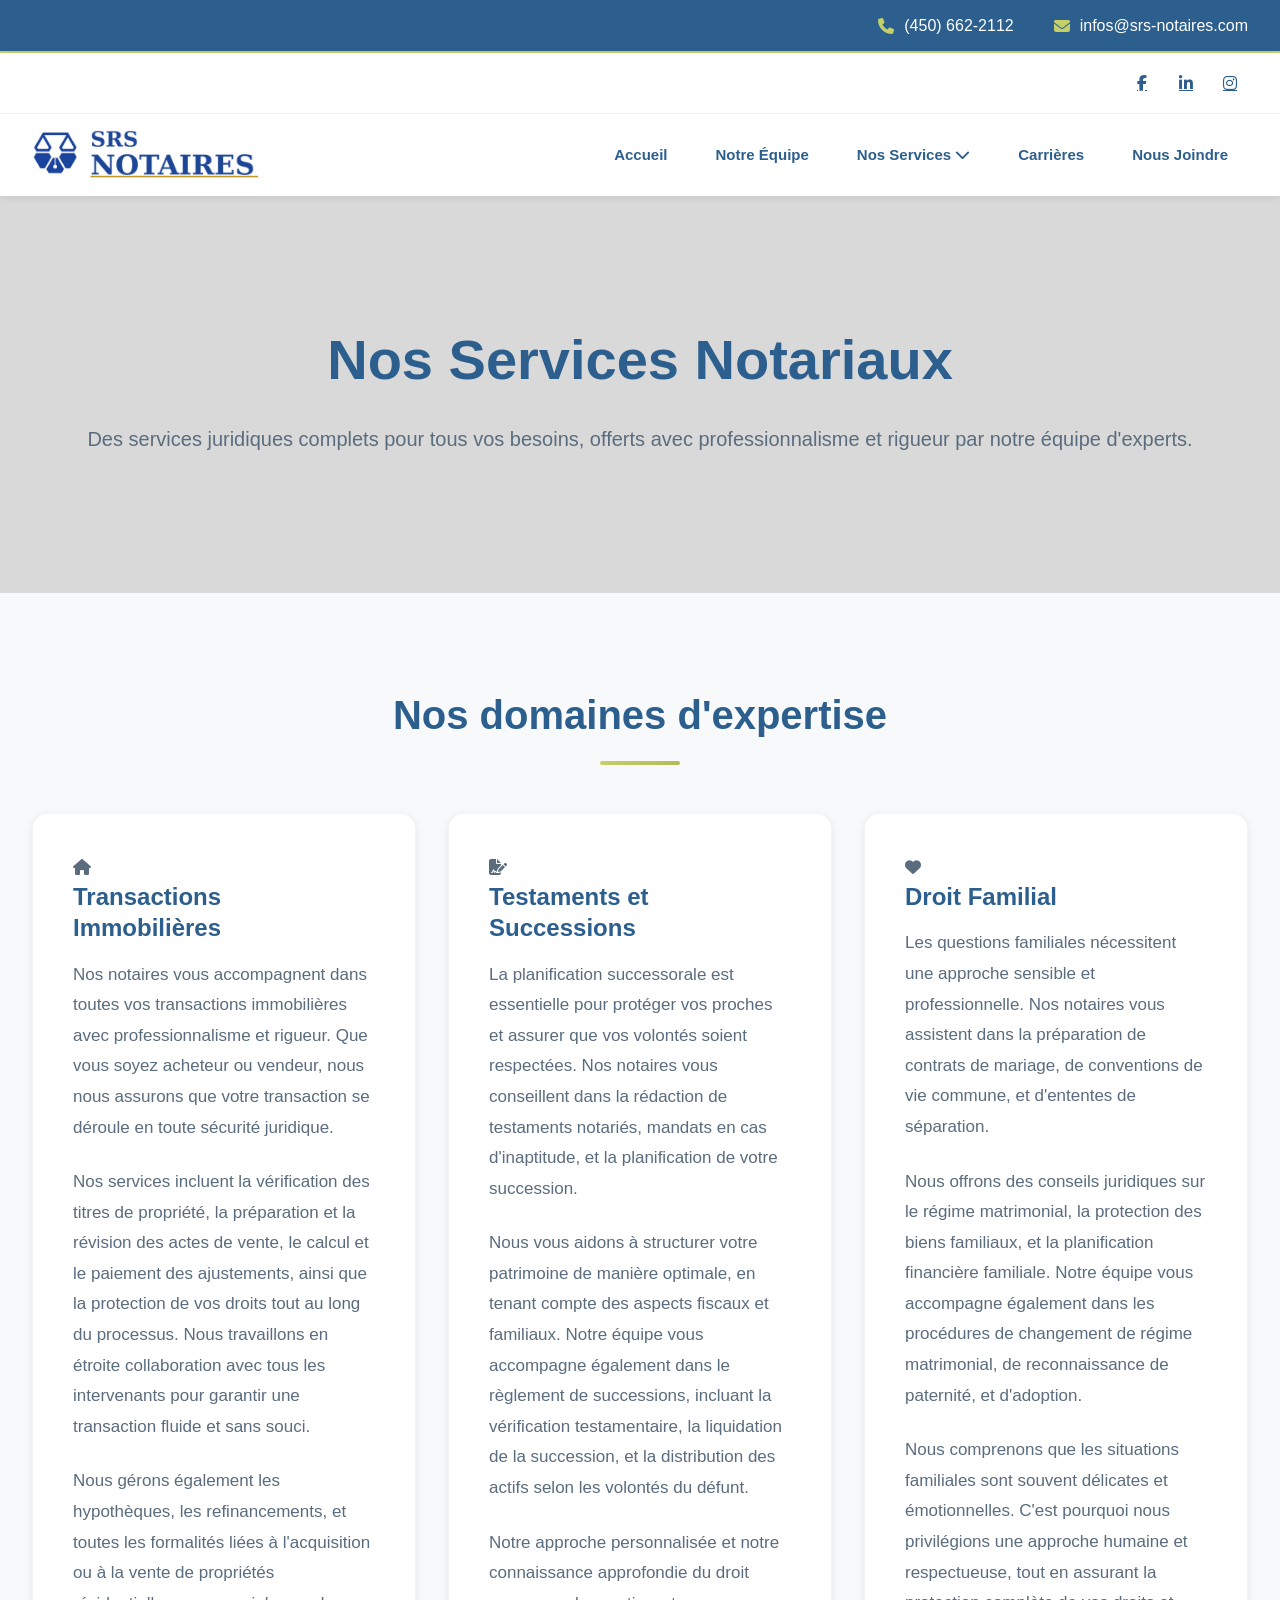
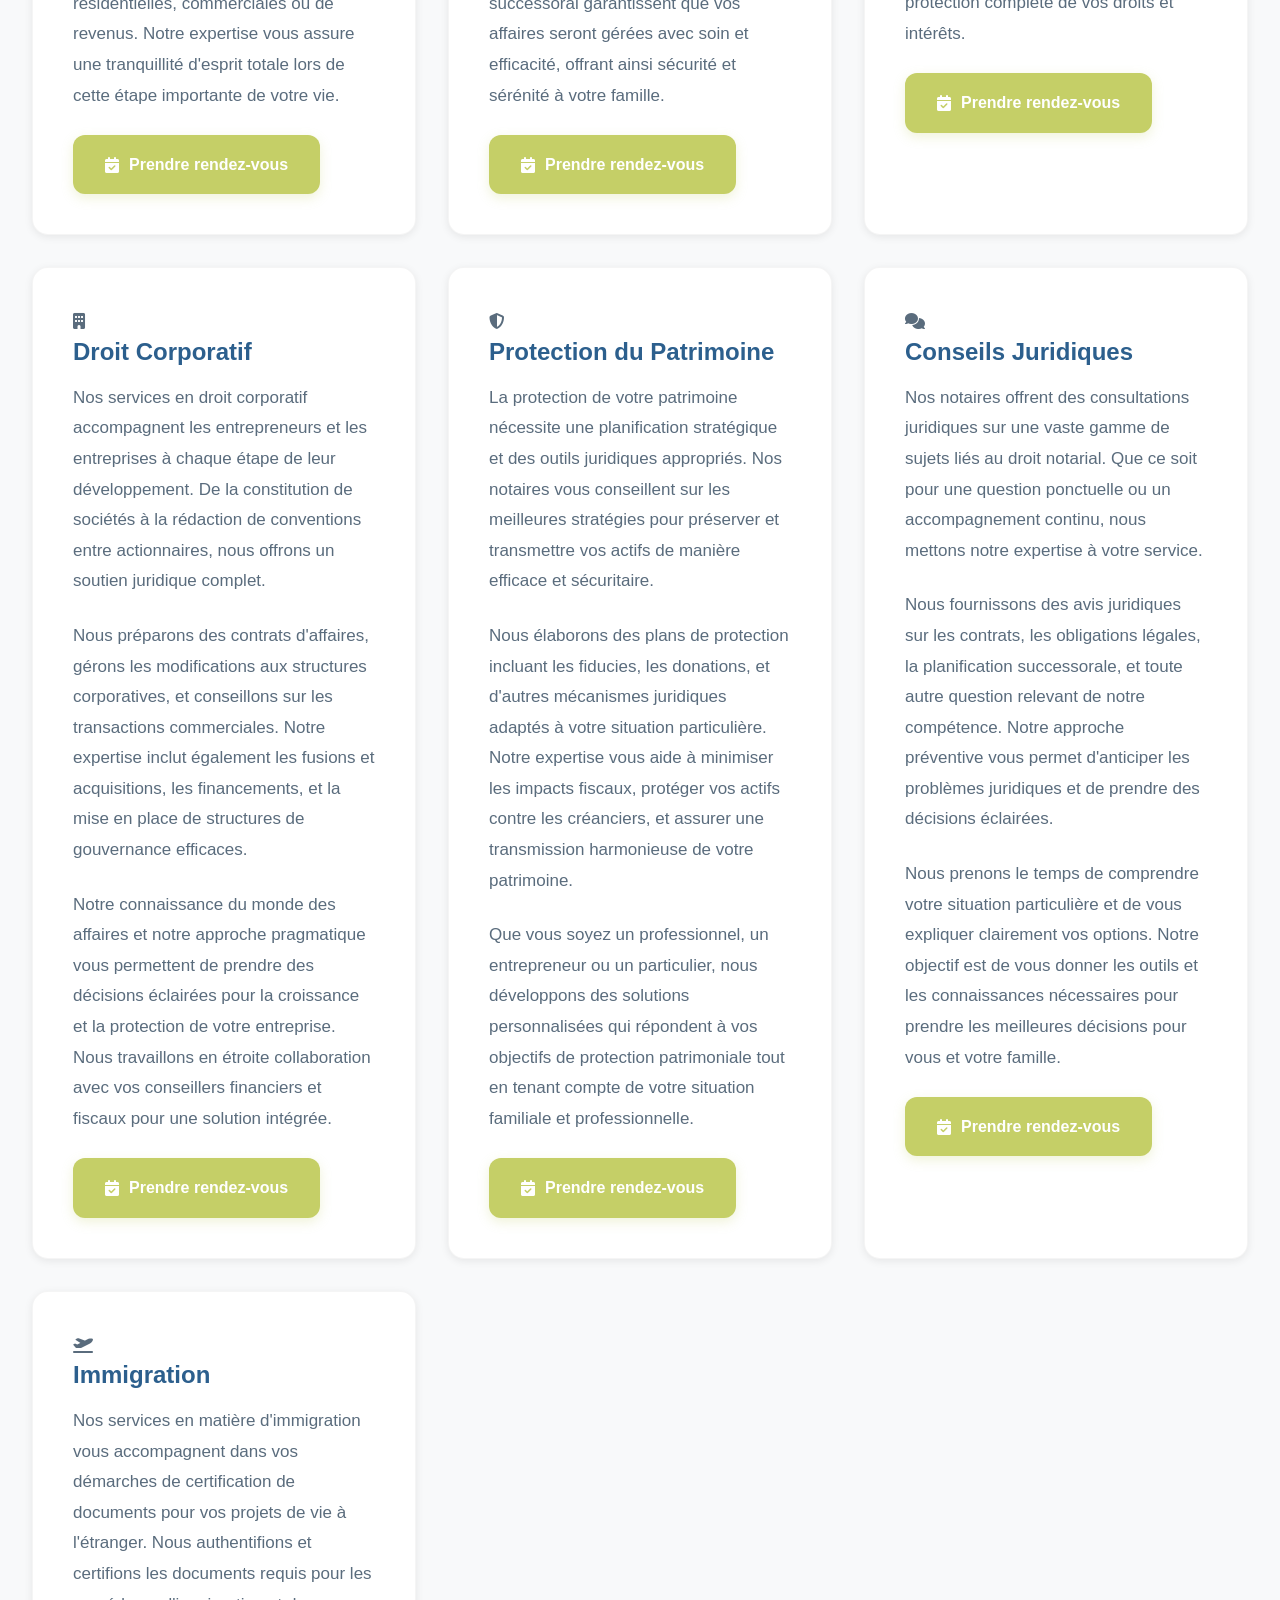
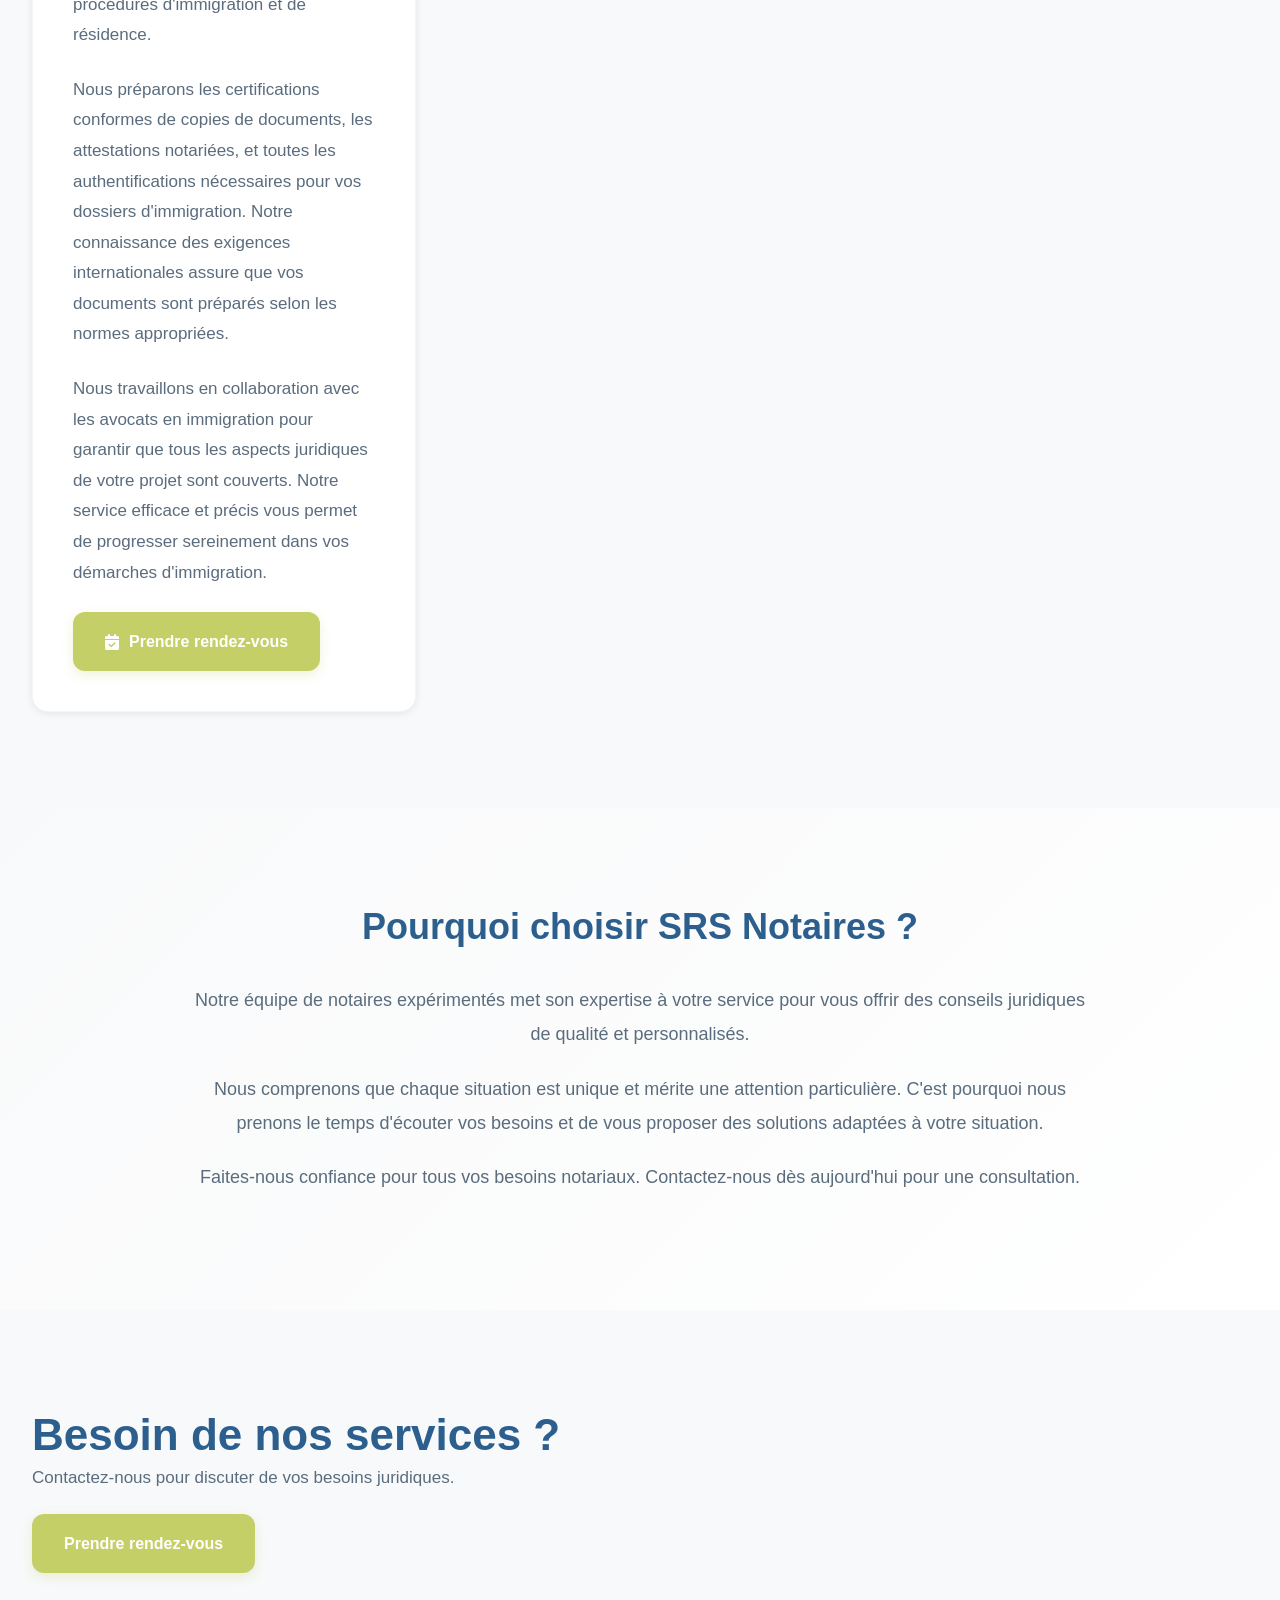
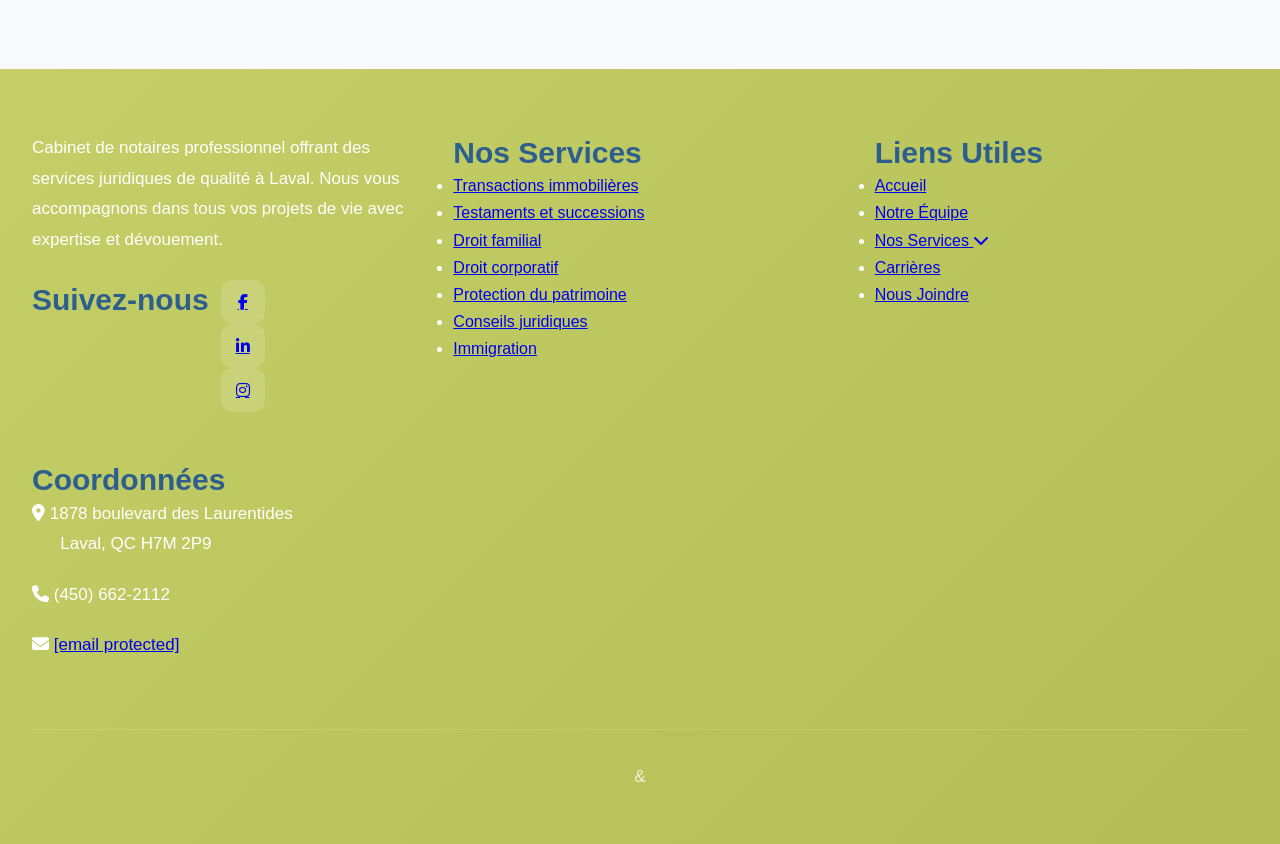
<file: services.html>
<!DOCTYPE html>
<html lang="fr">
<head>
    <meta charset="UTF-8">
    <meta name="viewport" content="width=device-width, initial-scale=1.0">
    <title>Nos Services - SRS Notaires</title>
    
    <!-- ============================================
         META TAGS SEO & PARTAGE SOCIAL
         ============================================ -->
    
    <!-- Meta Tags Basiques -->
    <meta charset="UTF-8">
    <meta name="viewport" content="width=device-width, initial-scale=1.0">
    <meta http-equiv="X-UA-Compatible" content="IE=edge">
    
    <!-- SEO - Description et Mots-clés -->
    <meta name="description" content="Découvrez nos services notariaux complets : transactions immobilières, testaments et successions, droit familial, droit commercial, mandats de protection, incorporation et prêts hypothécaires.">
    <meta name="keywords" content="notaire Laval, notaire Québec, testament, succession, transaction immobilière, droit familial, contrat de mariage, achat maison, notaire près de moi, services notariaux, SRS Notaires">
    <meta name="author" content="SRS Notaires">
    <meta name="robots" content="index, follow">
    
    <!-- Open Graph (Facebook, LinkedIn) -->
    <meta property="og:type" content="website">
    <meta property="og:site_name" content="SRS Notaires">
    <meta property="og:title" content="Nos Services Notariaux - SRS Notaires Laval">
    <meta property="og:description" content="Découvrez nos services notariaux complets : transactions immobilières, testaments et successions, droit familial, droit commercial, mandats de protection, incorporation et prêts hypothécaires.">
    <meta property="og:url" content="https://www.srs-notaires.com/services.html">
    <meta property="og:image" content="https://www.srs-notaires.com/logo-srs-notaires.png">
    <meta property="og:image:width" content="556">
    <meta property="og:image:height" content="120">
    <meta property="og:locale" content="fr_CA">
    
    <!-- Twitter Card -->
    <meta name="twitter:card" content="summary_large_image">
    <meta name="twitter:title" content="Nos Services Notariaux - SRS Notaires Laval">
    <meta name="twitter:description" content="Découvrez nos services notariaux complets à Laval.">
    <meta name="twitter:image" content="https://www.srs-notaires.com/logo-srs-notaires.png">
    
    <link rel="canonical" href="https://www.srs-notaires.com/services.html">
    <link rel="icon" type="image/png" href="logo-srs-notaires.png">

    <meta name="description" content="Découvrez tous les services notariaux offerts par SRS Notaires : transactions immobilières, testaments, droit familial, corporatif et plus.">
    <link rel="stylesheet" href="https://cdnjs.cloudflare.com/ajax/libs/font-awesome/6.4.0/css/all.min.css">
    <link rel="stylesheet" href="style.css">
    <!-- SCHEMA.ORG MARKUP (JSON-LD) -->
    <script type="application/ld+json">
    {
      "@context": "https://schema.org",
      "@type": "LegalService",
      "name": "SRS Notaires",
      "image": "https://www.srs-notaires.com/logo-srs-notaires.png",
      "logo": "https://www.srs-notaires.com/logo-srs-notaires.png",
      "@id": "https://www.srs-notaires.com",
      "url": "https://www.srs-notaires.com",
      "telephone": "+14506622112",
      "email": "infos@srs-notaires.com",
      "address": {
        "@type": "PostalAddress",
        "streetAddress": "1878 boulevard des Laurentides",
        "addressLocality": "Laval",
        "addressRegion": "QC",
        "postalCode": "H7M 2P9",
        "addressCountry": "CA"
      },
      "geo": {
        "@type": "GeoCoordinates",
        "latitude": 45.6066,
        "longitude": -73.7124
      },
      "openingHoursSpecification": [{
        "@type": "OpeningHoursSpecification",
        "dayOfWeek": ["Monday", "Tuesday", "Wednesday", "Thursday", "Friday"],
        "opens": "09:00",
        "closes": "17:00"
      }],
      "sameAs": [
        "https://www.facebook.com/profile.php?id=61585552110445",
        "https://www.linkedin.com/in/srs-notaire-49392939b/",
        "https://www.instagram.com/srsnotaires/"
      ],
      "priceRange": "$$",
      "description": "Services notariaux professionnels à Laval : transactions immobilières, testaments, successions, droit familial et commercial.",
      "slogan": "Votre partenaire juridique de confiance"
    }
    </script>

</head>
<body>
    <!-- Top contact bar -->
    <div class="top-contact-bar">
        <div class="top-contact-content">
            <div class="top-contact-item">
                <i class="fas fa-phone"></i>
                <a href="tel:4506622112">(450) 662-2112</a>
            </div>
            <div class="top-contact-item">
                <i class="fas fa-envelope"></i>
                <a href="/cdn-cgi/l/email-protection#fc95929a93bc8f8e8fd19293889d958e99d29f9391"><span class="__cf_email__" data-cfemail="e0898e868fa0939293cd8e8f9481899285ce838f8d">infos@srs-notaires.com</span></a>
            </div>
        </div>
    </div>

    <header>
        <div class="header-top">
            <div class="social-links">
                <a href="https://www.facebook.com/profile.php?id=61585552110445" target="_blank" aria-label="Facebook"><i class="fab fa-facebook-f"></i></a>
                <a href="https://www.linkedin.com/in/srs-notaire-49392939b/" target="_blank" aria-label="LinkedIn"><i class="fab fa-linkedin-in"></i></a>
                <a href="https://www.instagram.com/srsnotaires/" target="_blank" aria-label="Instagram"><i class="fab fa-instagram"></i></a>
            </div>
        </div>
        <nav>
            <div class="logo">
                <a href="index.html">
                    <img src="logo-srs-notaires.png" alt="SRS Notaires Logo">
                </a>
            </div>
            <ul class="nav-links">
                <li><a href="index.html">Accueil</a></li>
                <li><a href="equipe.html">Notre Équipe</a></li>
                <li class="has-submenu">
                    <a href="services.html">Nos Services <i class="fas fa-chevron-down"></i></a>
                    <ul class="submenu">
                        <li><a href="services.html#service-immobilier"><i class="fas fa-home"></i> Transactions immobilières</a></li>
                        <li><a href="services.html#service-testaments"><i class="fas fa-file-signature"></i> Testaments et successions</a></li>
                        <li><a href="services.html#service-familial"><i class="fas fa-heart"></i> Droit familial</a></li>
                        <li><a href="services.html#service-corporatif"><i class="fas fa-building"></i> Droit corporatif</a></li>
                        <li><a href="services.html#service-patrimoine"><i class="fas fa-shield-alt"></i> Protection du patrimoine</a></li>
                        <li><a href="services.html#service-conseils"><i class="fas fa-comments"></i> Conseils juridiques</a></li>
                        <li><a href="services.html#service-immigration"><i class="fas fa-plane-departure"></i> Immigration</a></li>
                    </ul>
                </li>
                <li><a href="carrieres.html">Carrières</a></li>
                <li><a href="contact.html">Nous Joindre</a></li>
            </ul>
            <div class="menu-toggle" id="menuToggle">
                <span></span>
                <span></span>
                <span></span>
            </div>
        </nav>
    </header>

    <section class="hero" style="background: linear-gradient(rgba(0, 0, 0, 0.15), rgba(0, 0, 0, 0.15)), url('https://images.unsplash.com/photo-1556761175-b413da4baf72?w=1600&q=80') center/cover; background-attachment: fixed;">
        <h1>Nos Services Notariaux</h1>
        <p>Des services juridiques complets pour tous vos besoins, offerts avec professionnalisme et rigueur par notre équipe d'experts.</p>
    </section>

    <section class="services-detailed">
        <h2 class="section-title">Nos domaines d'expertise</h2>
        <div class="services-grid">
            <div class="service-card" id="service-immobilier">
                <div class="service-icon">
                    <i class="fas fa-home"></i>
                </div>
                <h3>Transactions Immobilières</h3>
                <p>Nos notaires vous accompagnent dans toutes vos transactions immobilières avec professionnalisme et rigueur. Que vous soyez acheteur ou vendeur, nous nous assurons que votre transaction se déroule en toute sécurité juridique.</p>
                <p>Nos services incluent la vérification des titres de propriété, la préparation et la révision des actes de vente, le calcul et le paiement des ajustements, ainsi que la protection de vos droits tout au long du processus. Nous travaillons en étroite collaboration avec tous les intervenants pour garantir une transaction fluide et sans souci.</p>
                <p>Nous gérons également les hypothèques, les refinancements, et toutes les formalités liées à l'acquisition ou à la vente de propriétés résidentielles, commerciales ou de revenus. Notre expertise vous assure une tranquillité d'esprit totale lors de cette étape importante de votre vie.</p>
                <a href="contact.html" class="cta-button cta-primary"><i class="fas fa-calendar-check"></i> Prendre rendez-vous</a>
            </div>

            <div class="service-card" id="service-testaments">
                <div class="service-icon">
                    <i class="fas fa-file-signature"></i>
                </div>
                <h3>Testaments et Successions</h3>
                <p>La planification successorale est essentielle pour protéger vos proches et assurer que vos volontés soient respectées. Nos notaires vous conseillent dans la rédaction de testaments notariés, mandats en cas d'inaptitude, et la planification de votre succession.</p>
                <p>Nous vous aidons à structurer votre patrimoine de manière optimale, en tenant compte des aspects fiscaux et familiaux. Notre équipe vous accompagne également dans le règlement de successions, incluant la vérification testamentaire, la liquidation de la succession, et la distribution des actifs selon les volontés du défunt.</p>
                <p>Notre approche personnalisée et notre connaissance approfondie du droit successoral garantissent que vos affaires seront gérées avec soin et efficacité, offrant ainsi sécurité et sérénité à votre famille.</p>
                <a href="contact.html" class="cta-button cta-primary"><i class="fas fa-calendar-check"></i> Prendre rendez-vous</a>
            </div>

            <div class="service-card" id="service-familial">
                <div class="service-icon">
                    <i class="fas fa-heart"></i>
                </div>
                <h3>Droit Familial</h3>
                <p>Les questions familiales nécessitent une approche sensible et professionnelle. Nos notaires vous assistent dans la préparation de contrats de mariage, de conventions de vie commune, et d'ententes de séparation.</p>
                <p>Nous offrons des conseils juridiques sur le régime matrimonial, la protection des biens familiaux, et la planification financière familiale. Notre équipe vous accompagne également dans les procédures de changement de régime matrimonial, de reconnaissance de paternité, et d'adoption.</p>
                <p>Nous comprenons que les situations familiales sont souvent délicates et émotionnelles. C'est pourquoi nous privilégions une approche humaine et respectueuse, tout en assurant la protection complète de vos droits et intérêts.</p>
                <a href="contact.html" class="cta-button cta-primary"><i class="fas fa-calendar-check"></i> Prendre rendez-vous</a>
            </div>

            <div class="service-card" id="service-corporatif">
                <div class="service-icon">
                    <i class="fas fa-building"></i>
                </div>
                <h3>Droit Corporatif</h3>
                <p>Nos services en droit corporatif accompagnent les entrepreneurs et les entreprises à chaque étape de leur développement. De la constitution de sociétés à la rédaction de conventions entre actionnaires, nous offrons un soutien juridique complet.</p>
                <p>Nous préparons des contrats d'affaires, gérons les modifications aux structures corporatives, et conseillons sur les transactions commerciales. Notre expertise inclut également les fusions et acquisitions, les financements, et la mise en place de structures de gouvernance efficaces.</p>
                <p>Notre connaissance du monde des affaires et notre approche pragmatique vous permettent de prendre des décisions éclairées pour la croissance et la protection de votre entreprise. Nous travaillons en étroite collaboration avec vos conseillers financiers et fiscaux pour une solution intégrée.</p>
                <a href="contact.html" class="cta-button cta-primary"><i class="fas fa-calendar-check"></i> Prendre rendez-vous</a>
            </div>

            <div class="service-card" id="service-patrimoine">
                <div class="service-icon">
                    <i class="fas fa-shield-alt"></i>
                </div>
                <h3>Protection du Patrimoine</h3>
                <p>La protection de votre patrimoine nécessite une planification stratégique et des outils juridiques appropriés. Nos notaires vous conseillent sur les meilleures stratégies pour préserver et transmettre vos actifs de manière efficace et sécuritaire.</p>
                <p>Nous élaborons des plans de protection incluant les fiducies, les donations, et d'autres mécanismes juridiques adaptés à votre situation particulière. Notre expertise vous aide à minimiser les impacts fiscaux, protéger vos actifs contre les créanciers, et assurer une transmission harmonieuse de votre patrimoine.</p>
                <p>Que vous soyez un professionnel, un entrepreneur ou un particulier, nous développons des solutions personnalisées qui répondent à vos objectifs de protection patrimoniale tout en tenant compte de votre situation familiale et professionnelle.</p>
                <a href="contact.html" class="cta-button cta-primary"><i class="fas fa-calendar-check"></i> Prendre rendez-vous</a>
            </div>

            <div class="service-card" id="service-conseils">
                <div class="service-icon">
                    <i class="fas fa-comments"></i>
                </div>
                <h3>Conseils Juridiques</h3>
                <p>Nos notaires offrent des consultations juridiques sur une vaste gamme de sujets liés au droit notarial. Que ce soit pour une question ponctuelle ou un accompagnement continu, nous mettons notre expertise à votre service.</p>
                <p>Nous fournissons des avis juridiques sur les contrats, les obligations légales, la planification successorale, et toute autre question relevant de notre compétence. Notre approche préventive vous permet d'anticiper les problèmes juridiques et de prendre des décisions éclairées.</p>
                <p>Nous prenons le temps de comprendre votre situation particulière et de vous expliquer clairement vos options. Notre objectif est de vous donner les outils et les connaissances nécessaires pour prendre les meilleures décisions pour vous et votre famille.</p>
                <a href="contact.html" class="cta-button cta-primary"><i class="fas fa-calendar-check"></i> Prendre rendez-vous</a>
            </div>

            <div class="service-card" id="service-immigration">
                <div class="service-icon">
                    <i class="fas fa-plane-departure"></i>
                </div>
                <h3>Immigration</h3>
                <p>Nos services en matière d'immigration vous accompagnent dans vos démarches de certification de documents pour vos projets de vie à l'étranger. Nous authentifions et certifions les documents requis pour les procédures d'immigration et de résidence.</p>
                <p>Nous préparons les certifications conformes de copies de documents, les attestations notariées, et toutes les authentifications nécessaires pour vos dossiers d'immigration. Notre connaissance des exigences internationales assure que vos documents sont préparés selon les normes appropriées.</p>
                <p>Nous travaillons en collaboration avec les avocats en immigration pour garantir que tous les aspects juridiques de votre projet sont couverts. Notre service efficace et précis vous permet de progresser sereinement dans vos démarches d'immigration.</p>
                <a href="contact.html" class="cta-button cta-primary"><i class="fas fa-calendar-check"></i> Prendre rendez-vous</a>
            </div>
        </div>
    </section>

    <section class="about">
        <div class="about-content">
            <h2>Pourquoi choisir SRS Notaires ?</h2>
            <p>Notre équipe de notaires expérimentés met son expertise à votre service pour vous offrir des conseils juridiques de qualité et personnalisés.</p>
            <p>Nous comprenons que chaque situation est unique et mérite une attention particulière. C'est pourquoi nous prenons le temps d'écouter vos besoins et de vous proposer des solutions adaptées à votre situation.</p>
            <p>Faites-nous confiance pour tous vos besoins notariaux. Contactez-nous dès aujourd'hui pour une consultation.</p>
        </div>
    </section>

    <section class="contact">
        <div class="contact-content">
            <h2>Besoin de nos services ?</h2>
            <p>Contactez-nous pour discuter de vos besoins juridiques.</p>
            <a href="contact.html" class="cta-button">Prendre rendez-vous</a>
        </div>
    </section>

    <footer>
        <div class="footer-content">
            <div class="footer-column">
                <div class="footer-logo">
                </div>
                <p class="footer-description">
                    Cabinet de notaires professionnel offrant des services juridiques de qualité à Laval. Nous vous accompagnons dans tous vos projets de vie avec expertise et dévouement.
                </p>
                <div class="footer-social">
                    <h3>Suivez-nous</h3>
                    <div class="social-links">
                        <a href="https://www.facebook.com/profile.php?id=61585552110445" target="_blank" aria-label="Facebook"><i class="fab fa-facebook-f"></i></a>
                        <a href="https://www.linkedin.com/in/srs-notaire-49392939b/" target="_blank" aria-label="LinkedIn"><i class="fab fa-linkedin-in"></i></a>
                        <a href="https://www.instagram.com/srsnotaires/" target="_blank" aria-label="Instagram"><i class="fab fa-instagram"></i></a>
                    </div>
                </div>
            </div>

            <div class="footer-column">
                <h3>Nos Services</h3>
                <ul class="footer-links">
                    <li><a href="services.html">Transactions immobilières</a></li>
                    <li><a href="services.html">Testaments et successions</a></li>
                    <li><a href="services.html">Droit familial</a></li>
                    <li><a href="services.html">Droit corporatif</a></li>
                    <li><a href="services.html">Protection du patrimoine</a></li>
                    <li><a href="services.html">Conseils juridiques</a></li>
                    <li><a href="services.html">Immigration</a></li>
                </ul>
            </div>

            <div class="footer-column">
                <h3>Liens Utiles</h3>
                <ul class="footer-links">
                    <li><a href="index.html">Accueil</a></li>
                    <li><a href="equipe.html">Notre Équipe</a></li>
                    <li><a href="services.html">Nos Services <i class="fas fa-chevron-down"></i></a></li>
                    <li><a href="carrieres.html">Carrières</a></li>
                    <li><a href="contact.html">Nous Joindre</a></li>
                </ul>
            </div>

            <div class="footer-column footer-contact">
                <h3>Coordonnées</h3>
                <p><i class="fas fa-map-marker-alt"></i> 1878 boulevard des Laurentides<br>
                &nbsp;&nbsp;&nbsp;&nbsp;&nbsp;&nbsp;Laval, QC H7M 2P9</p>
                <p><i class="fas fa-phone"></i> (450) 662-2112</p>
                <p><i class="fas fa-envelope"></i> <a href="/cdn-cgi/l/email-protection#7c15121a133c0f0e0f511213081d150e19521f1311"><span class="__cf_email__" data-cfemail="0c65626a634c7f7e7f216263786d657e69226f6361">[email&#160;protected]</span></a></p>
            </div>
        </div>

        </div>

        <div class="footer-bottom">
            <p>&
</file>
<file: style.css>
/* ================================
   RESET & VARIABLES
   ================================ */
* {
    margin: 0;
    padding: 0;
    box-sizing: border-box;
}

html {
    scroll-behavior: smooth;
    font-size: 16px;
}

:root {
    --green: #c5cf67;
    --green-dark: #b3bd55;
    --blue: #2c5f8d;
    --blue-dark: #1e4a6f;
    --text-primary: #2c5f8d;
    --text-secondary: #5a6c7d;
    --text-light: #8b95a0;
    --bg-white: #ffffff;
    --bg-light: #f8f9fa;
    --transition: all 0.4s cubic-bezier(0.4, 0, 0.2, 1);
}

body {
    font-family: -apple-system, BlinkMacSystemFont, 'Segoe UI', Roboto, 'Helvetica Neue', Arial, sans-serif;
    line-height: 1.7;
    color: var(--text-secondary);
    background: var(--bg-white);
}

/* ================================
   TYPOGRAPHIE
   ================================ */
h1, h2, h3, h4, h5, h6 {
    font-weight: 700;
    color: var(--text-primary);
    line-height: 1.3;
}

h1 { font-size: clamp(2.5rem, 5vw, 3.5rem); }
h2 { font-size: clamp(2rem, 4vw, 2.75rem); }
h3 { font-size: clamp(1.5rem, 3vw, 1.875rem); }

p {
    margin-bottom: 1.25rem;
    font-size: 1.0625rem;
    line-height: 1.8;
}

/* ================================
   TOP CONTACT BAR
   ================================ */
.top-contact-bar {
    background: var(--blue);
    color: white;
    padding: 0.75rem 0;
    border-bottom: 2px solid var(--green);
}

.top-contact-content {
    max-width: 1320px;
    margin: 0 auto;
    padding: 0 2rem;
    display: flex;
    justify-content: flex-end;
    gap: 2.5rem;
}

.top-contact-item {
    display: flex;
    align-items: center;
    gap: 0.625rem;
}

.top-contact-item i {
    color: var(--green);
}

.top-contact-item a {
    color: white;
    text-decoration: none;
    transition: var(--transition);
}

.top-contact-item a:hover {
    color: var(--green);
}

/* ================================
   HEADER
   ================================ */
header {
    background: var(--bg-white);
    box-shadow: 0 2px 8px rgba(0,0,0,0.08);
    position: sticky;
    top: 0;
    z-index: 1000;
}

.header-top {
    background: var(--bg-white);
    padding: 0.75rem 0;
    border-bottom: 1px solid rgba(0, 0, 0, 0.06);
}

.header-top .social-links {
    max-width: 1320px;
    margin: 0 auto;
    padding: 0 2rem;
    display: flex;
    justify-content: flex-end;
    gap: 0.5rem;
}

.header-top .social-links a {
    width: 36px;
    height: 36px;
    display: flex;
    align-items: center;
    justify-content: center;
    border-radius: 50%;
    color: var(--blue);
    transition: var(--transition);
}

.header-top .social-links a:hover {
    background: var(--green);
    color: white;
    transform: translateY(-2px);
}

/* ================================
   NAVIGATION
   ================================ */
nav {
    max-width: 1320px;
    margin: 0 auto;
    padding: 1rem 2rem;
    display: flex;
    justify-content: space-between;
    align-items: center;
}

.logo img {
    height: 50px;
    width: auto;
}

.nav-links {
    display: flex;
    list-style: none;
    gap: 0.5rem;
    align-items: center;
}

.nav-links > li {
    position: relative;
}

.nav-links > li > a {
    text-decoration: none;
    color: var(--text-primary);
    font-weight: 600;
    font-size: 0.9375rem;
    padding: 0.75rem 1.25rem;
    border-radius: 8px;
    transition: var(--transition);
    display: block;
}

.nav-links > li > a:hover {
    background: rgba(197, 207, 103, 0.1);
    color: var(--green);
}

/* Sous-menu */
.has-submenu .submenu {
    display: none;
    position: absolute;
    top: calc(100% + 0.5rem);
    left: 0;
    background: white;
    min-width: 320px;
    border-radius: 12px;
    box-shadow: 0 8px 24px rgba(0,0,0,0.12);
    padding: 0.75rem;
    list-style: none;
    z-index: 1001;
}

.has-submenu:hover .submenu {
    display: block;
}

.submenu li a {
    display: flex;
    align-items: center;
    padding: 0.875rem 1.25rem;
    color: var(--text-secondary);
    text-decoration: none;
    border-radius: 8px;
    gap: 1rem;
    transition: var(--transition);
}

.submenu li a i {
    color: var(--green);
    width: 24px;
}

.submenu li a:hover {
    background: var(--bg-light);
    color: var(--text-primary);
    transform: translateX(4px);
}

/* Hamburger */
.hamburger, .menu-toggle {
    display: none;
    flex-direction: column;
    gap: 0.375rem;
    cursor: pointer;
}

.hamburger span, .menu-toggle span {
    width: 26px;
    height: 2.5px;
    background: var(--text-primary);
    border-radius: 2px;
}

/* ================================
   BOUTONS
   ================================ */
.cta-button, .btn-primary, .cta-primary, .cta-secondary, .cta-tertiary, .cta-white {
    display: inline-flex;
    align-items: center;
    justify-content: center;
    gap: 0.625rem;
    padding: 1rem 2rem;
    background: var(--green);
    color: white;
    text-decoration: none;
    border-radius: 12px;
    font-weight: 700;
    border: none;
    cursor: pointer;
    transition: var(--transition);
    box-shadow: 0 4px 12px rgba(197, 207, 103, 0.25);
}

.cta-button:hover, .btn-primary:hover, .cta-primary:hover {
    background: var(--blue);
    transform: translateY(-2px);
    box-shadow: 0 8px 20px rgba(44, 95, 141, 0.3);
}

.cta-secondary {
    background: white;
    color: var(--green);
    border: 2px solid var(--green);
}

.cta-secondary:hover {
    background: var(--blue);
    color: white;
    border-color: var(--blue);
}

.cta-tertiary {
    background: var(--green);
    color: white;
    border: 2px solid var(--green);
}

.cta-tertiary:hover {
    background: white;
    color: var(--blue);
}

.cta-white {
    background: white;
    color: var(--blue);
    border: 2px solid white;
}

.cta-white:hover {
    background: var(--green);
    color: white;
    border-color: var(--green);
}

.cta-buttons-group {
    display: flex;
    gap: 1rem;
    justify-content: center;
    flex-wrap: wrap;
}

/* ================================
   HERO
   ================================ */
.hero {
    padding: 8rem 2rem 6rem;
    background: linear-gradient(135deg, rgba(255, 255, 255, 0.98), rgba(248, 249, 250, 0.95)),
                url('consultation-notaires.png') center/cover;
    text-align: center;
    position: relative;
}

.hero-video {
    position: relative;
    overflow: hidden;
}

.video-background {
    position: absolute;
    top: 0;
    left: 0;
    width: 100%;
    height: 100%;
    z-index: 0;
}

.video-background video {
    width: 100%;
    height: 100%;
    object-fit: cover;
}

.video-overlay {
    position: absolute;
    top: 0;
    left: 0;
    width: 100%;
    height: 100%;
    background: linear-gradient(135deg, rgba(44, 95, 141, 0.85), rgba(44, 95, 141, 0.7));
}

.hero-content {
    max-width: 900px;
    margin: 0 auto;
    position: relative;
    z-index: 1;
}

.hero-video .hero-content h1,
.hero-video .hero-content p {

/* Hero avec image */
.hero-image {
    position: relative;
    overflow: hidden;
    min-height: 600px;
    display: flex;
    align-items: center;
    justify-content: center;
}

.hero-background {
    position: absolute;
    top: 0;
    left: 0;
    width: 100%;
    height: 100%;
    z-index: 0;
}

.hero-background img {
    width: 100%;
    height: 100%;
    object-fit: cover;
    object-position: center;
}

.hero-overlay {
    position: absolute;
    top: 0;
    left: 0;
    width: 100%;
    height: 100%;
    background: linear-gradient(135deg, rgba(44, 95, 141, 0.85), rgba(44, 95, 141, 0.7));
    z-index: 1;
}

.hero-image .hero-content {
    position: relative;
    z-index: 2;
    color: white;
}

.hero-image .hero-content h1,
.hero-image .hero-content p {
    color: white;
}

    color: white;
}

.hero h1 {
    margin-bottom: 1.5rem;
}

.hero p {
    font-size: 1.25rem;
    margin-bottom: 2.5rem;
}

.hero-buttons {
    display: flex;
    gap: 1.25rem;
    justify-content: center;
    flex-wrap: wrap;
}

/* ================================
   SECTIONS
   ================================ */
section {
    padding: 6rem 2rem;
}

section:nth-child(even) {
    background: var(--bg-light);
}

.container {
    max-width: 1320px;
    margin: 0 auto;
}

.section-header {
    text-align: center;
    max-width: 800px;
    margin: 0 auto 4rem;
}

.section-title {
    text-align: center;
    margin-bottom: 3rem;
    font-size: 2.5rem;
    font-weight: 800;
    color: var(--text-primary);
    position: relative;
    padding-bottom: 1.5rem;
}

.section-title::after {
    content: '';
    position: absolute;
    bottom: 0;
    left: 50%;
    transform: translateX(-50%);
    width: 80px;
    height: 4px;
    background: linear-gradient(90deg, var(--green), var(--green-dark));
    border-radius: 2px;
}

/* ================================
   ABOUT SECTION
   ================================ */
.about {
    background: linear-gradient(135deg, #f8f9fa, #ffffff);
}

.about-content {
    max-width: 900px;
    margin: 0 auto;
    text-align: center;
}

.about-content h2 {
    margin-bottom: 2rem;
    font-size: 2.25rem;
}

.about-content p {
    font-size: 1.125rem;
    line-height: 1.9;
    color: var(--text-secondary);
}

/* ================================
   CARTES SERVICES - STYLE ÉQUIPE
   ================================ */
.services, .services-photo-grid {
    background: white;
}

.services-photo-grid {
    display: grid;
    grid-template-columns: repeat(auto-fit, minmax(300px, 1fr));
    gap: 2.5rem;
    margin-top: 3rem;
}

.service-photo-card {
    background: white;
    border-radius: 20px;
    overflow: hidden;
    box-shadow: 0 2px 8px rgba(0,0,0,0.08);
    transition: var(--transition);
    text-decoration: none;
    display: block;
}

.service-photo-card:hover {
    transform: translateY(-8px);
    box-shadow: 0 16px 48px rgba(0,0,0,0.16);
}

.service-photo-card img {
    width: 100%;
    height: 250px;
    object-fit: cover;
    transition: var(--transition);
}

.service-photo-card:hover img {
    transform: scale(1.05);
}

.service-photo-overlay {
    padding: 2rem;
    text-align: center;
}

.service-photo-icon {
    width: 64px;
    height: 64px;
    background: linear-gradient(135deg, rgba(197, 207, 103, 0.15), rgba(197, 207, 103, 0.05));
    border-radius: 12px;
    display: flex;
    align-items: center;
    justify-content: center;
    margin: 0 auto 1.5rem;
    transition: var(--transition);
}

.service-photo-card:hover .service-photo-icon {
    background: var(--green);
    transform: scale(1.1) rotate(5deg);
}

.service-photo-icon i {
    font-size: 1.75rem;
    color: var(--green);
    transition: var(--transition);
}

.service-photo-card:hover .service-photo-icon i {
    color: white;
}

.service-photo-overlay h3 {
    color: var(--text-primary);
    font-size: 1.25rem;
    margin-bottom: 0.75rem;
}

.service-photo-overlay p {
    color: var(--text-secondary);
    font-size: 0.9375rem;
    margin: 0;
}

/* ================================
   PAGES PREVIEW - EXPLOREZ NOTRE SITE
   ================================ */
.pages-preview {
    background: var(--bg-light);
}

.pages-grid {
    display: grid;
    grid-template-columns: repeat(auto-fit, minmax(280px, 1fr));
    gap: 2rem;
    margin-top: 3rem;
}

.page-preview-card {
    background: white;
    border-radius: 16px;
    overflow: hidden;
    box-shadow: 0 2px 8px rgba(0,0,0,0.08);
    transition: var(--transition);
    text-decoration: none;
    display: block;
}

.page-preview-card:hover {
    transform: translateY(-8px);
    box-shadow: 0 16px 48px rgba(0,0,0,0.16);
}

.page-preview-image {
    width: 100%;
    height: 200px;
    background-size: cover;
    background-position: center;
    transition: var(--transition);
}

.page-preview-card:hover .page-preview-image {
    transform: scale(1.05);
}

.page-preview-content {
    padding: 2rem;
}

.page-preview-icon {
    width: 56px;
    height: 56px;
    background: linear-gradient(135deg, rgba(197, 207, 103, 0.15), rgba(197, 207, 103, 0.05));
    border-radius: 12px;
    display: flex;
    align-items: center;
    justify-content: center;
    margin-bottom: 1.25rem;
}

.page-preview-icon i {
    font-size: 1.5rem;
    color: var(--green);
}

.page-preview-content h3 {
    font-size: 1.375rem;
    margin-bottom: 1rem;
    color: var(--text-primary);
}

.page-preview-content p {
    font-size: 0.9375rem;
    color: var(--text-secondary);
    margin-bottom: 1.5rem;
    line-height: 1.7;
}

.preview-link {
    color: var(--green);
    font-weight: 700;
    font-size: 0.9375rem;
    display: inline-flex;
    align-items: center;
    gap: 0.5rem;
    transition: var(--transition);
}

.page-preview-card:hover .preview-link {
    gap: 0.75rem;
    color: var(--blue);
}

/* ================================
   VALUES - NOTRE PROMESSE
   ================================ */
.values {
    background: white;
}

.values-grid {
    display: grid;
    grid-template-columns: repeat(auto-fit, minmax(260px, 1fr));
    gap: 2rem;
    margin-top: 3rem;
}

.value-card {
    background: linear-gradient(135deg, #f8f9fa, #ffffff);
    padding: 2.5rem 2rem;
    border-radius: 16px;
    text-align: center;
    box-shadow: 0 2px 8px rgba(0,0,0,0.08);
    transition: var(--transition);
    border: 1px solid rgba(0,0,0,0.04);
}

.value-card:hover {
    transform: translateY(-4px);
    box-shadow: 0 8px 24px rgba(0,0,0,0.12);
}

.value-icon {
    width: 72px;
    height: 72px;
    background: linear-gradient(135deg, var(--green), var(--green-dark));
    border-radius: 16px;
    display: flex;
    align-items: center;
    justify-content: center;
    margin: 0 auto 1.5rem;
    transition: var(--transition);
}

.value-card:hover .value-icon {
    transform: scale(1.1) rotate(5deg);
}

.value-icon i {
    font-size: 2rem;
    color: white;
}

.value-card h3 {
    font-size: 1.375rem;
    margin-bottom: 1rem;
    color: var(--text-primary);
}

.value-card p {
    font-size: 1rem;
    color: var(--text-secondary);
    margin: 0;
    line-height: 1.7;
}

/* ================================
   CTA SECTION
   ================================ */
.cta-section {
    background: linear-gradient(135deg, var(--blue), var(--blue-dark));
    color: white;
    text-align: center;
}

.cta-section-content {
    max-width: 900px;
    margin: 0 auto;
}

.cta-section h2 {
    color: white;
    margin-bottom: 1.5rem;
    font-size: 2.5rem;
}

.cta-section p {
    font-size: 1.125rem;
    color: rgba(255, 255, 255, 0.95);
    margin-bottom: 2.5rem;
}

/* ================================
   GRILLE SERVICES PAGE
   ================================ */
.services-grid {
    display: grid;
    grid-template-columns: repeat(auto-fit, minmax(340px, 1fr));
    gap: 2rem;
    margin-top: 3rem;
}

.service-card {
    background: white;
    border-radius: 16px;
    padding: 2.5rem;
    box-shadow: 0 2px 8px rgba(0,0,0,0.08);
    transition: var(--transition);
    position: relative;
    border: 1px solid rgba(0,0,0,0.04);
}

.service-card::before {
    content: '';
    position: absolute;
    top: 0;
    left: 0;
    right: 0;
    height: 4px;
    background: var(--green);
    transform: scaleX(0);
    transition: var(--transition);
    border-radius: 16px 16px 0 0;
}

.service-card:hover::before {
    transform: scaleX(1);
}

.service-card:hover {
    transform: translateY(-8px);
    box-shadow: 0 16px 48px rgba(0,0,0,0.16);
}

.service-card-icon {
    width: 72px;
    height: 72px;
    background: linear-gradient(135deg, rgba(197, 207, 103, 0.15), rgba(197, 207, 103, 0.05));
    border-radius: 16px;
    display: flex;
    align-items: center;
    justify-content: center;
    margin-bottom: 1.75rem;
    transition: var(--transition);
}

.service-card:hover .service-card-icon {
    transform: scale(1.1) rotate(5deg);
    background: var(--green);
}

.service-card-icon i {
    font-size: 2rem;
    color: var(--green);
    transition: var(--transition);
}

.service-card:hover .service-card-icon i {
    color: white;
}

.service-card h3 {
    font-size: 1.5rem;
    margin-bottom: 1rem;
}

.service-card p {
    color: var(--text-secondary);
    margin-bottom: 1.5rem;
}

/* ================================
   ÉQUIPE
   ================================ */
.team-grid {
    display: grid;
    grid-template-columns: repeat(auto-fit, minmax(300px, 1fr));
    gap: 2.5rem;
    margin-top: 3rem;
}

.team-member {
    background: white;
    border-radius: 20px;
    overflow: hidden;
    box-shadow: 0 2px 8px rgba(0,0,0,0.08);
    transition: var(--transition);
}

.team-member:hover {
    transform: translateY(-8px);
    box-shadow: 0 16px 48px rgba(0,0,0,0.16);
}

.team-member-image {
    width: 100%;
    height: 360px;
    overflow: hidden;
}

.team-member-image img {
    width: 100%;
    height: 100%;
    object-fit: cover;
    transition: var(--transition);
}

.team-member:hover .team-member-image img {
    transform: scale(1.05);
}

.team-member-info {
    padding: 2rem;
    text-align: center;
}

.team-member-info h3 {
    font-size: 1.5rem;
    margin-bottom: 0.5rem;
}

.team-member-info .role {
    color: var(--green);
    font-weight: 700;
    font-size: 0.9375rem;
    margin-bottom: 1.25rem;
    text-transform: uppercase;
    letter-spacing: 0.05em;
}

/* ================================
   CONTACT
   ================================ */
.contact-info {
    display: grid;
    grid-template-columns: repeat(auto-fit, minmax(300px, 1fr));
    gap: 2rem;
    margin: 3rem 0;
}

.contact-box {
    background: white;
    padding: 2.5rem;
    border-radius: 16px;
    box-shadow: 0 2px 8px rgba(0,0,0,0.08);
    text-align: center;
    transition: var(--transition);
    border: 1px solid rgba(0,0,0,0.04);
}

.contact-box:hover {
    transform: translateY(-4px);
    box-shadow: 0 8px 24px rgba(0,0,0,0.12);
}

.contact-box-icon {
    width: 64px;
    height: 64px;
    background: linear-gradient(135deg, rgba(197, 207, 103, 0.15), rgba(197, 207, 103, 0.05));
    border-radius: 12px;
    display: flex;
    align-items: center;
    justify-content: center;
    margin: 0 auto 1.5rem;
}

.contact-box-icon i {
    font-size: 1.75rem;
    color: var(--green);
}

.contact-box h3 {
    font-size: 1.25rem;
    margin-bottom: 1rem;
}

.contact-box a {
    color: var(--blue);
    text-decoration: none;
    font-weight: 500;
    transition: var(--transition);
}

.contact-box a:hover {
    color: var(--green);
}

/* ================================
   FORMULAIRES - VERT AU LIEU DE JAUNE
   ================================ */
.contact-form, .application-form {
    max-width: 700px;
    margin: 3rem auto;
    background: white;
    padding: 3rem;
    border-radius: 20px;
    box-shadow: 0 8px 24px rgba(0,0,0,0.12);
}

.form-group {
    margin-bottom: 1.75rem;
}

.form-group label {
    display: block;
    margin-bottom: 0.625rem;
    color: var(--text-primary);
    font-weight: 600;
}

.form-group input,
.form-group select,
.form-group textarea {
    width: 100%;
    padding: 1rem 1.25rem;
    border: 2px solid rgba(0,0,0,0.08);
    border-radius: 12px;
    font-family: inherit;
    font-size: 1rem;
    transition: var(--transition);
}

.form-group input:focus,
.form-group select:focus,
.form-group textarea:focus {
    outline: none;
    border-color: var(--green);
    box-shadow: 0 0 0 4px rgba(197, 207, 103, 0.1);
}

.form-group textarea {
    min-height: 160px;
    resize: vertical;
}

.form-group button {
    width: 100%;
    padding: 1.125rem 2rem;
    background: var(--green);
    color: white;
    border: none;
    border-radius: 12px;
    font-size: 1.0625rem;
    font-weight: 700;
    cursor: pointer;
    transition: var(--transition);
}

.form-group button:hover {
    background: var(--blue);
    transform: translateY(-2px);
}

/* Messages - VERT au lieu de Jaune */
.success-message {
    background: linear-gradient(135deg, #d4edda, #c3e6cb);
    color: #155724;
    padding: 1.25rem;
    border-radius: 12px;
    border: 1px solid #c3e6cb;
    margin-bottom: 1.5rem;
}

.error-message {
    background: linear-gradient(135deg, rgba(197, 207, 103, 0.15), rgba(197, 207, 103, 0.05));
    color: var(--text-primary);
    padding: 1.25rem;
    border-radius: 12px;
    border: 2px solid var(--green);
    margin-bottom: 1.5rem;
}

/* ================================
   FOOTER
   ================================ */
footer {
    background: linear-gradient(135deg, var(--green), var(--green-dark));
    color: white;
    padding: 4rem 2rem 2rem;
}

.footer-content {
    max-width: 1320px;
    margin: 0 auto;
    display: grid;
    grid-template-columns: repeat(auto-fit, minmax(280px, 1fr));
    gap: 3rem;
    margin-bottom: 3rem;
}

.footer-section h3 {
    color: white;
    margin-bottom: 1.5rem;
    font-size: 1.25rem;
}

.footer-section p,
.footer-section a {
    color: rgba(255, 255, 255, 0.9);
    text-decoration: none;
    display: flex;
    align-items: center;
    gap: 0.75rem;
    margin-bottom: 0.875rem;
    transition: var(--transition);
}

.footer-section a:hover {
    color: white;
    transform: translateX(4px);
}

.footer-section i {
    width: 20px;
}

.footer-social {
    display: flex;
    gap: 0.75rem;
    margin-top: 1.5rem;
}

.footer-social a {
    width: 44px;
    height: 44px;
    background: rgba(255, 255, 255, 0.15);
    border-radius: 12px;
    display: flex;
    align-items: center;
    justify-content: center;
}

.footer-social a:hover {
    background: white;
    color: var(--green);
    transform: translateY(-4px);
}

.footer-bottom {
    border-top: 1px solid rgba(255, 255, 255, 0.15);
    padding-top: 2rem;
    text-align: center;
    color: rgba(255, 255, 255, 0.8);
}

/* ================================
   COOKIE CONSENT
   ================================ */
#cookie-consent {
    position: fixed;
    bottom: 2rem;
    left: 2rem;
    right: 2rem;
    max-width: 600px;
    margin: 0 auto;
    background: white;
    padding: 2rem;
    border-radius: 20px;
    box-shadow: 0 16px 48px rgba(0,0,0,0.16);
    z-index: 9999;
    display: none;
}

#cookie-consent.show {
    display: block;
}

.cookie-content {
    display: flex;
    flex-direction: column;
    gap: 1.5rem;
}

.cookie-text strong {
    color: var(--text-primary);
}

.cookie-text a {
    color: var(--green);
    font-weight: 600;
}

.cookie-buttons {
    display: flex;
    gap: 1rem;
}

.cookie-btn {
    flex: 1;
    padding: 0.875rem 1.5rem;
    border: none;
    border-radius: 12px;
    cursor: pointer;
    font-weight: 700;
    transition: var(--transition);
}

.cookie-accept {
    background: var(--green);
    color: white;
}

.cookie-accept:hover {
    background: var(--blue);
}

.cookie-decline {
    background: var(--bg-light);
    color: var(--text-secondary);
}

/* ================================
   RESPONSIVE
   ================================ */
@media (max-width: 768px) {
    .hamburger, .menu-toggle {
        display: flex;
    }
    
    .nav-links {
        display: none;
        position: absolute;
        top: 100%;
        left: 0;
        width: 100%;
        background: white;
        flex-direction: column;
        padding: 1.5rem 0;
        box-shadow: 0 8px 24px rgba(0,0,0,0.12);
        gap: 0;
    }
    
    .nav-links.active {
        display: flex;
    }
    
    .nav-links > li {
        width: 100%;
    }
    
    .nav-links > li > a {
        padding: 1rem 2rem;
        border-radius: 0;
    }
    
    .has-submenu .submenu {
        position: static;
        box-shadow: none;
        background: var(--bg-light);
        margin: 0;
        padding: 0.5rem 0;
    }
    
    .hero {
        padding: 5rem 1.5rem 4rem;
    }
    
    section {
        padding: 4rem 1.5rem;
    }
    
    .services-photo-grid, .pages-grid, .values-grid {
        grid-template-columns: 1fr;
    }
    
    .section-title {
        font-size: 2rem;
    }
    
    .top-contact-content {
        flex-direction: column;
        gap: 0.75rem;
        text-align: center;
    }
    
    #cookie-consent {
        left: 1rem;
        right: 1rem;
        bottom: 1rem;
    }
}

/* ================================
   IMAGE HERO RESPONSIVE
   ================================ */
.hero-background img {
    width: 100%;
    height: 100%;
    object-fit: cover;
    object-position: center;
}

@media (max-width: 1200px) {
    .hero-image {
        min-height: 500px;
    }
}

@media (max-width: 768px) {
    .hero-image {
        min-height: 400px;
    }
    
    .hero-background img {
        object-position: center center;
    }
}

@media (max-width: 480px) {
    .hero-image {
        min-height: 350px;
    }
}

/* ================================
   SERVICE DETAIL - SANS OVERLAY BLEU
   ================================ */
.service-detail-hero {
    position: relative;
    height: 300px;
    overflow: hidden;
    border-radius: 20px 20px 0 0;
}

.service-detail-hero img {
    width: 100%;
    height: 100%;
    object-fit: cover;
}

/* PAS D'OVERLAY BLEU - juste une légère ombre en bas */
.service-detail-hero::after {
    content: '';
    position: absolute;
    bottom: 0;
    left: 0;
    right: 0;
    height: 100px;
    background: linear-gradient(to top, rgba(0,0,0,0.3), transparent);
}

/* ================================
   FORMULAIRES PROFESSIONNELS
   ================================ */
.contact-form, .application-form {
    max-width: 800px;
    margin: 3rem auto;
    background: white;
    padding: 3rem;
    border-radius: 20px;
    box-shadow: 0 8px 24px rgba(0,0,0,0.12);
}

.form-row {
    display: grid;
    grid-template-columns: 1fr 1fr;
    gap: 1.5rem;
    margin-bottom: 1.75rem;
}

.form-row.full {
    grid-template-columns: 1fr;
}

.form-group {
    margin-bottom: 0;
}

.form-group label {
    display: block;
    margin-bottom: 0.625rem;
    color: var(--text-primary);
    font-weight: 600;
    font-size: 0.9375rem;
}

.form-group input,
.form-group select,
.form-group textarea {
    width: 100%;
    padding: 1rem 1.25rem;
    border: 2px solid rgba(0,0,0,0.08);
    border-radius: 12px;
    font-family: inherit;
    font-size: 1rem;
    transition: var(--transition);
    background: var(--bg-white);
}

.form-group input:focus,
.form-group select:focus,
.form-group textarea:focus {
    outline: none;
    border-color: var(--green);
    box-shadow: 0 0 0 4px rgba(197, 207, 103, 0.1);
    background: white;
}

.form-group textarea {
    min-height: 160px;
    resize: vertical;
}

.form-group button,
.form-submit {
    width: 100%;
    padding: 1.125rem 2rem;
    background: var(--green);
    color: white;
    border: none;
    border-radius: 12px;
    font-size: 1.0625rem;
    font-weight: 700;
    cursor: pointer;
    transition: var(--transition);
    box-shadow: 0 4px 12px rgba(197, 207, 103, 0.25);
    margin-top: 1rem;
}

.form-group button:hover,
.form-submit:hover {
    background: var(--blue);
    transform: translateY(-2px);
    box-shadow: 0 8px 20px rgba(44, 95, 141, 0.3);
}

/* Messages succès/erreur */
.success-message {
    background: linear-gradient(135deg, #d4edda, #c3e6cb);
    color: #155724;
    padding: 1.25rem 1.5rem;
    border-radius: 12px;
    border: 1px solid #c3e6cb;
    margin-bottom: 1.5rem;
    font-weight: 500;
}

.error-message {
    background: linear-gradient(135deg, rgba(197, 207, 103, 0.15), rgba(197, 207, 103, 0.05));
    color: var(--text-primary);
    padding: 1.25rem 1.5rem;
    border-radius: 12px;
    border: 2px solid var(--green);
    margin-bottom: 1.5rem;
    font-weight: 500;
}

/* Responsive formulaires */
@media (max-width: 768px) {
    .form-row {
        grid-template-columns: 1fr;
        gap: 0;
    }
    
    .form-group {
        margin-bottom: 1.75rem;
    }
    
    .contact-form, .application-form {
        padding: 2rem 1.5rem;
    }
}

/* ================================
   MENU HAMBURGER RESPONSIVE
   ================================ */
@media (max-width: 768px) {
    .menu-toggle,
    .hamburger,
    #menuToggle {
        display: flex !important;
        flex-direction: column;
        gap: 0.375rem;
        cursor: pointer;
        padding: 0.5rem;
        background: transparent;
        border: none;
    }
    
    .menu-toggle span,
    .hamburger span,
    #menuToggle span {
        width: 26px;
        height: 2.5px;
        background: var(--text-primary);
        border-radius: 2px;
        transition: var(--transition);
        display: block;
    }
    
    .nav-links {
        display: none;
        position: absolute;
        top: 100%;
        left: 0;
        width: 100%;
        background: white;
        flex-direction: column;
        padding: 1.5rem 0;
        box-shadow: 0 8px 24px rgba(0,0,0,0.12);
        gap: 0;
    }
    
    .nav-links.active {
        display: flex !important;
    }
    
    .nav-links > li {
        width: 100%;
    }
    
    .nav-links > li > a {
        padding: 1rem 2rem;
        border-radius: 0;
        display: block;
    }
    
    .has-submenu .submenu {
        position: static;
        box-shadow: none;
        background: var(--bg-light);
        margin: 0;
        padding: 0.5rem 0;
    }
}

/* ================================
   TOUTES IMAGES RESPONSIVE
   ================================ */

/* Images générales responsive */
img {
    max-width: 100%;
    height: auto;
    display: block;
}

/* Images dans les sections */
section img,
.hero img,
.service-card img,
.team-member img,
.why-choose-card img {
    width: 100%;
    height: auto;
    object-fit: cover;
}

/* Images hero background */
.hero {
    background-size: cover !important;
    background-position: center !important;
    background-repeat: no-repeat !important;
}

/* Images dans les cartes services page d'accueil */
.service-photo-card img {
    width: 100%;
    height: 250px;
    object-fit: cover;
    border-radius: 20px 20px 0 0;
}

/* Images dans les cartes équipe */
.team-member img {
    width: 100%;
    height: 300px;
    object-fit: cover;
    border-radius: 20px 20px 0 0;
}

/* Images dans les cartes "Notre promesse" */
.why-choose-card img {
    width: 100%;
    max-width: 100px;
    height: auto;
    object-fit: contain;
    margin: 0 auto;
}

/* Image hero page d'accueil (hero-team.jpg) */
.hero-image .hero-background img {
    width: 100%;
    height: 100%;
    min-height: 600px;
    object-fit: cover;
    object-position: center;
}

/* Images pages preview */
.preview-card img {
    width: 100%;
    height: 200px;
    object-fit: cover;
    border-radius: 12px 12px 0 0;
}

/* Responsive breakpoints pour images */
@media (max-width: 1200px) {
    .hero-image .hero-background img {
        min-height: 500px;
    }
    
    .team-member img {
        height: 280px;
    }
}

@media (max-width: 768px) {
    .hero-image .hero-background img {
        min-height: 400px;
    }
    
    .service-photo-card img {
        height: 200px;
    }
    
    .team-member img {
        height: 250px;
    }
    
    .preview-card img {
        height: 180px;
    }
}

@media (max-width: 480px) {
    .hero-image .hero-background img {
        min-height: 350px;
    }
    
    .service-photo-card img {
        height: 180px;
    }
    
    .team-member img {
        height: 220px;
    }
    
    .preview-card img {
        height: 160px;
    }
}

/* Assurer que toutes les images de fond sont responsive */
[style*="background-image"],
[style*="background:"] {
    background-size: cover !important;
    background-position: center !important;
}
</file>
